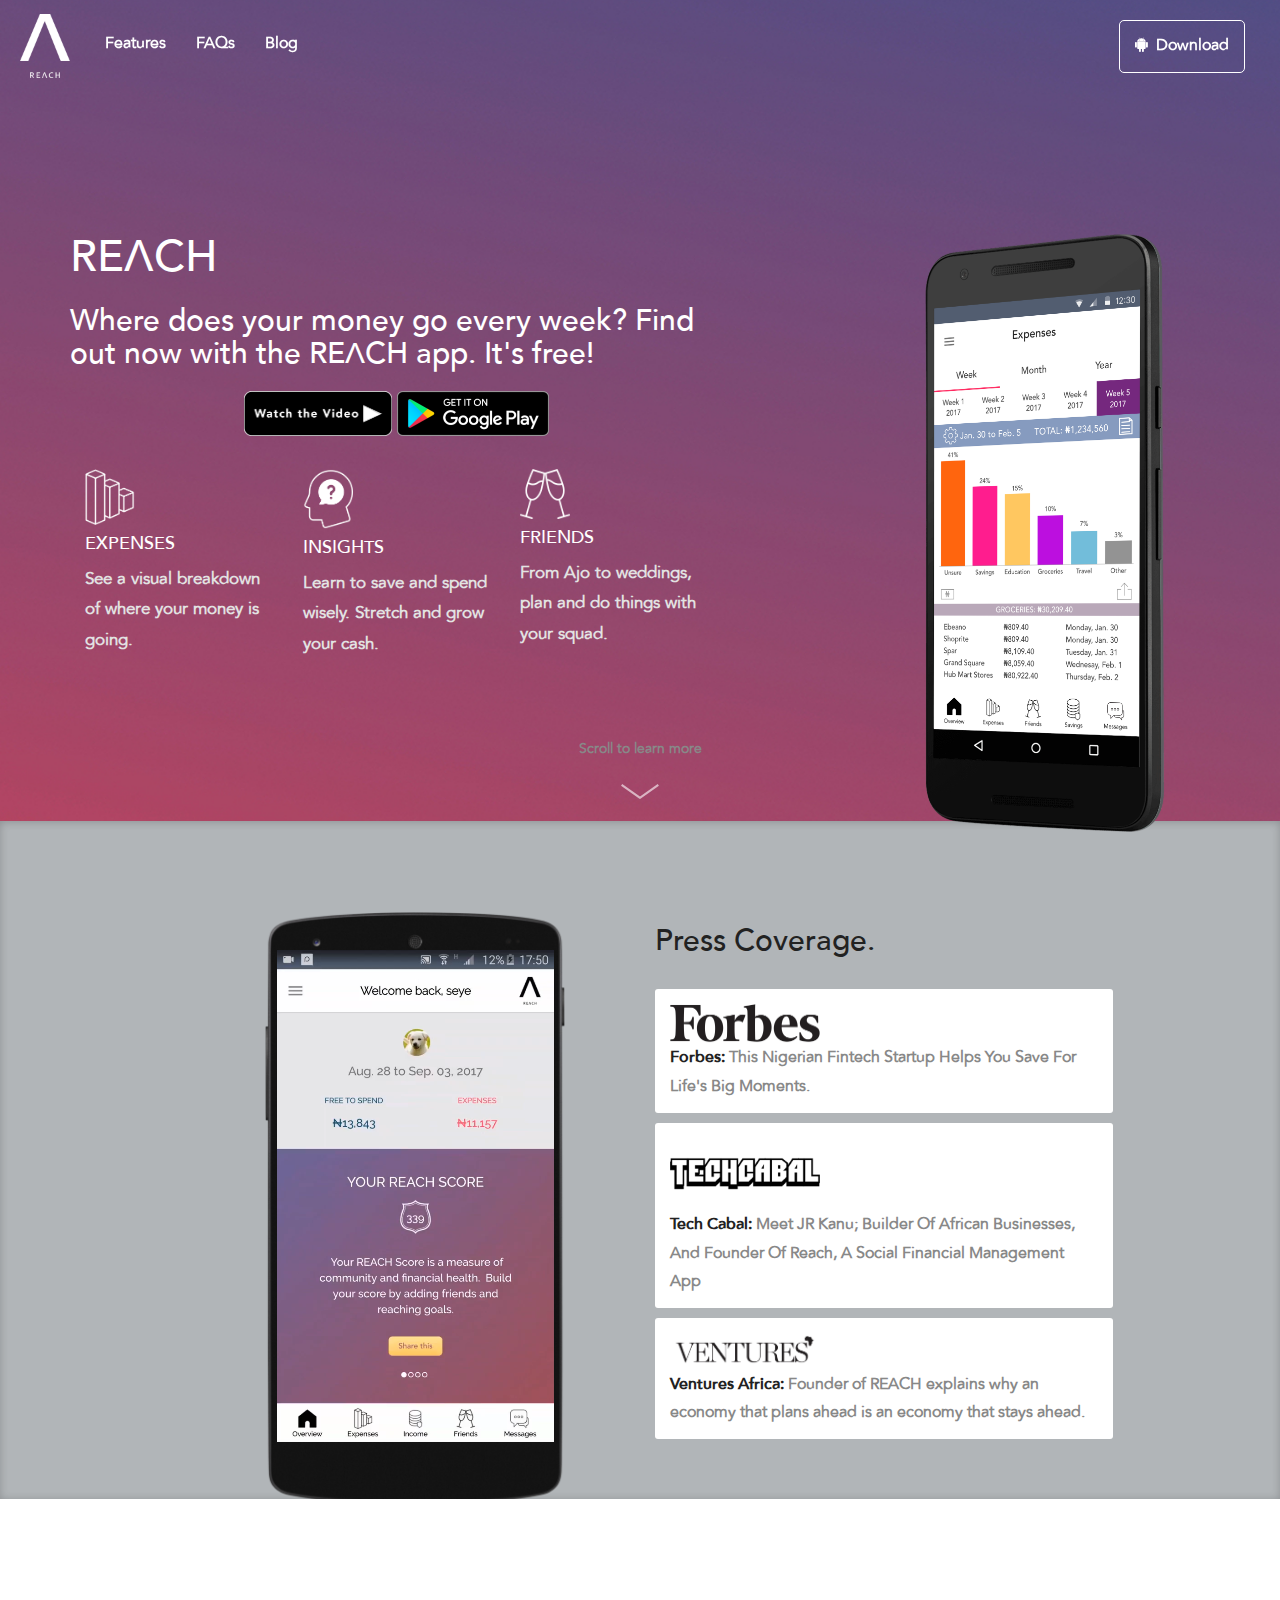
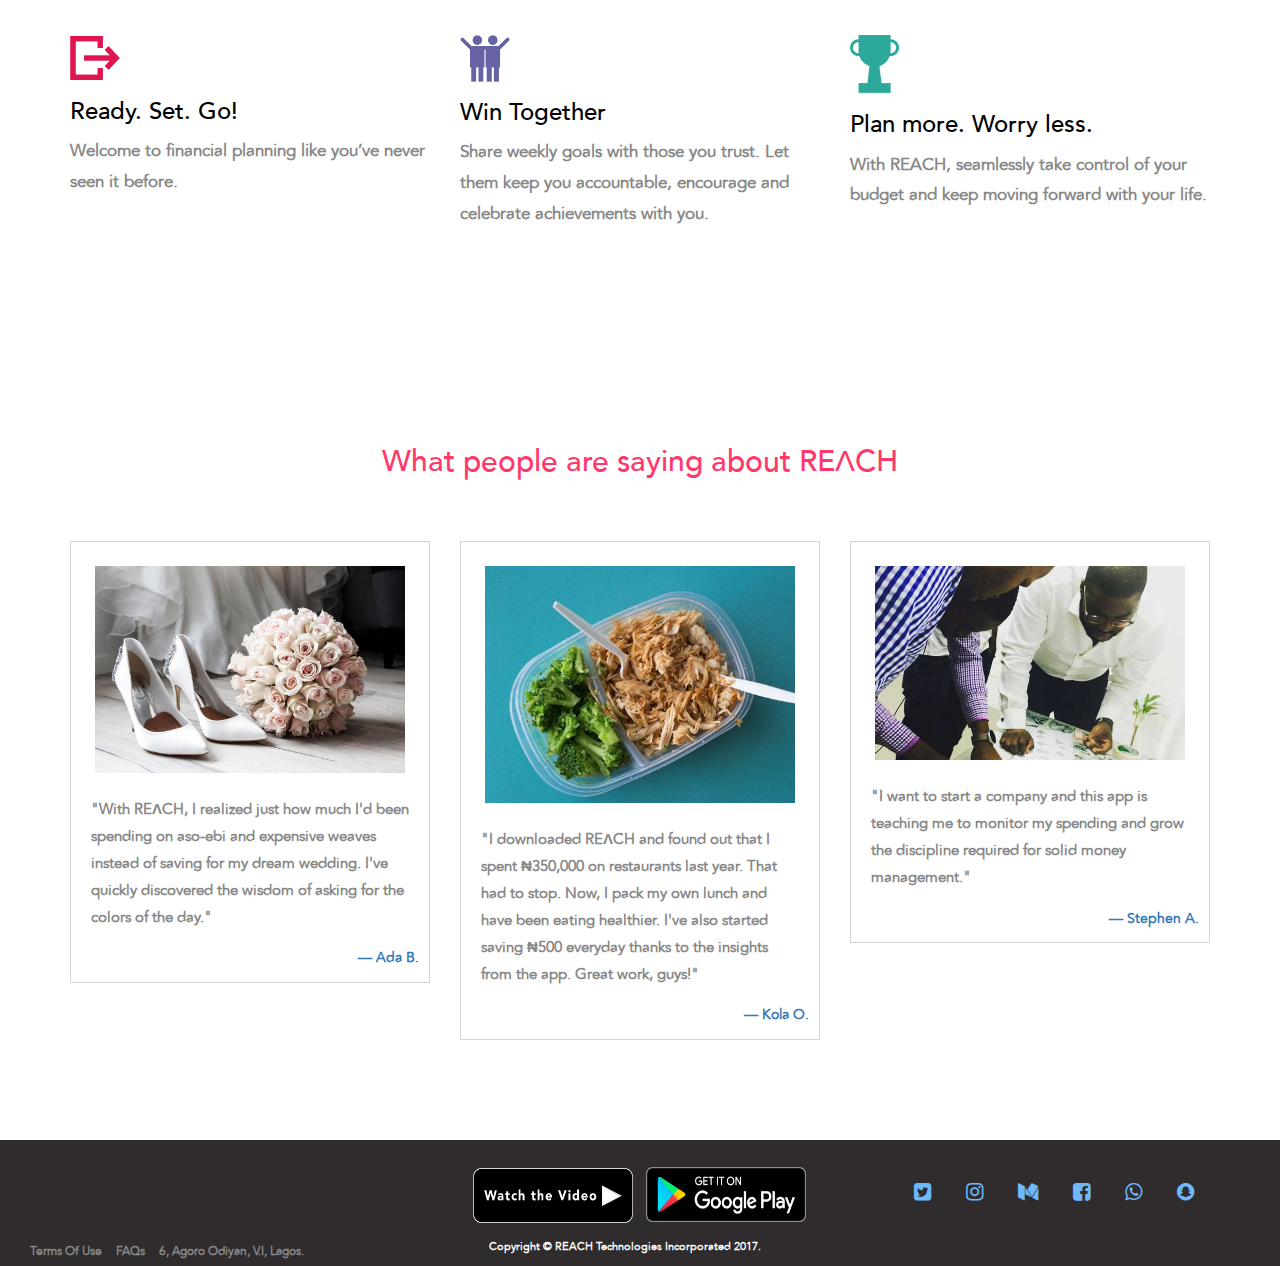
<file: index.html>
<!DOCTYPE html>
<html lang="en">

<head>
  <meta charset="utf-8">
  <meta http-equiv="X-UA-Compatible" content="IE=edge">
  <meta name="viewport" content="width=device-width, initial-scale=1">
  <meta name="description" content="REΛCH is an app that tracks and automatically categorizes income and expenses to enable you make intelligent money choices.">
  <meta name="keywords" content="fintech , savings , reach , reach technologies, expense tracker, What is reach, Best fintech company in nigeria, how to track your expenses, smart money, what app can help me save,
  budget, tips, money, tips on saaving, tips on spending, track, hot to spend wisely, finance, lagos, accra,  how to save, how to spend wisely">
  <meta name="author" content="JR Kanu">
  <title>REΛCH - Track your expenses and save money</title>
  <link href="css/bootstrap.min.css" rel="stylesheet">
  <link href="css/style.css" rel="stylesheet">
  
  <link href="font-awesome/css/font-awesome.min.css" rel="stylesheet" type="text/css">
  <link rel="icon" type="image/png" href="favicon-32x32.png" sizes="32x32" />
  <link rel="icon" type="image/png" href="favicon-16x16.png" sizes="16x16" />
  <!-- HTML5 Shim and Respond.js IE8 support of HTML5 elements and media queries -->
  <!-- WARNING: Respond.js doesn't work if you view the page via file:// -->
  <!--[if lt IE 9]>
        <script src="https://oss.maxcdn.com/libs/html5shiv/3.7.0/html5shiv.js"></script>
        <script src="https://oss.maxcdn.com/libs/respond.js/1.4.2/respond.min.js"></script>
    <![endif]-->
</head>

<body>
  <nav class="navbar navbar-fixed-top nav-transparent" id="myTopnav" role="navigation" style="border:none;">
            <div class="container-fluid">
               <div class="navbar-header">
                   <button type="button" class="navbar-toggle" data-toggle="collapse" data-target="#myNavbar">
                     <span class="sr-only">Toggle navigation</span>
                     <span class="icon-bar"></span>
                     <span class="icon-bar"></span>
                     <span class="icon-bar"></span>
                  </button>

                   <a class="navbar-brand topnav" href="index.html"><img src="img/logo.png" width="50"></a>
               </div>
            <div class="collapse navbar-collapse" id="myNavbar">
                <ul class="nav navbar-nav">


                    <li class="menu"><a href="features.html" >Features</a></li>
                    <li class="menu"><a href="faqs.html">FAQs</a></li>
                    <li class="menu"><a href="https://medium.com/the-reach-chronicles" target="_blank" >Blog</a></li>



       </ul>

       <ul class="nav navbar-nav navbar-right">

         <li class=""><a href="https://play.google.com/store/apps/details?id=com.findreach.android" target="_blank" class="dload"><i class="fa fa-android"></i> &nbsp;Download</a></li>
       </ul>

                </div>
            </div>

        </nav>

  <div class="intro-header col-xs-12">


    <div class="container">
      <div class="row">
        <div class="col-lg-7 col-md-7 col-sm-8">
          <div class="intro-message">
            <h1>REΛCH</h1>
            <h2>Where does your money go every week? Find out now with the REΛCH app. It's free!</h2>
            <div id="container" class="row down-arrow text-center home-icons">
              <a href="#" data-toggle="modal" data-target="#videoModal"><img src="img/youtube2.png" height="45"></a>
            <a href="https://play.google.com/store/apps/details?id=com.findreach.android" target="_blank" >
                <img src="img/playstore.png" height="45">
              </a>

            </div>

            <div class="abs-phone-sm visible-xs"><img src="img/android-mobile.png" width="80%"></div>
			<div class="intro-tab">
                <div class="col-lg-4">
                  <img src="img/expenses.png" width="50">
                    <h4>EXPENSES</h4>
                    <p>See a visual breakdown of where your money is going.</p>
                </div>
                <div class="col-lg-4">
                  <img src="img/fact.png" width="50">
                  <h4>INSIGHTS</h4>
                  <p>Learn to save and spend wisely. Stretch and grow your cash.</p>
                </div>
                <div class="col-lg-4">
                  <img src="img/community.png" width="50">
                  <h4>FRIENDS</h4>
                  <p>From Ajo to weddings, plan and do things with your squad.</p>
                </div>
            <div class="row">
              <div class="col-md-12">
                <p class="text-left"></p>
              </div>
            </div>
			</div>
          </div>
        </div>
        <div class="col-lg-5 col-md-5 col-sm-4">
          <div class="abs-phone hidden-xs"><img src="img/android-trans3.png"></div>
        </div>
      </div>
      <div class="scroll-t row down-arrow text-center visible-md visible-lg">
        <div class="col-md-12">
          <p><small>Scroll to learn more</small></p>
          <div id="arrow">
            <a data-scroll href="#press">
              <svg version="1.1" class="arrow-icon" id="Layer_1" xmlns="http://www.w3.org/2000/svg" xmlns:xlink="http://www.w3.org/1999/xlink" x="0px" y="0px" viewBox="-279 386 53 21" style="enable-background:new -279 386 53 21;" xml:space="preserve">
                <polygon id="SVGID_3_" class="st0" fill="#fff" points="-252.5,403.3 -277.3,386 -279,388.5 -252.8,406.8 -252.5,406.4 -252.3,406.8 -226.1,388.5 -227.8,386 "></polygon>
              </svg>
            </a>
          </div>
        </div>
      </div>
    </div>
    <!-- /.container -->
  </div>
  <!-- /.intro-header -->
  <!-- Page Content -->

  <div id="press" class="banner">
    <div class="container">
      <div class="row">
        <div class="col-lg-4 col-lg-offset-2 col-md-4 col-sm-5">
          <div class="abs-phone-2 bounce">
		  
		  <img src="img/phone.png">
		  <video autoplay loop class="hidden-xs"> 
                
                              <source src="2.mp4" type="video/mp4">
                            </video></div>
        </div>
        <div class="col-lg-5 col-md-8 col-sm-7">
          <div class="s-wrap">
            <h2>Press Coverage.</h2>
            <div class="s-box">
              <a href="https://www.forbes.com/sites/mfonobongnsehe/2016/09/26/this-nigerian-fintech-startup-helps-you-save-for-lifes-big-moments/#2a4528522667" target="_blank">
              <img src="img/forbes.png" width="150">
              <p><strong>Forbes:</strong> This Nigerian Fintech Startup Helps You Save For Life's Big Moments.</p>
              </a>
            </div>
            <div class="s-box">
              <a href="http://techcabal.com/2016/09/02/jr-kanu-reach-feature/" target="_blank">
              <img src="img/techcabal.png" width="150">
              <p><strong>Tech Cabal:</strong> Meet JR Kanu; Builder Of African Businesses, And Founder Of Reach, A Social Financial Management App</p>
              </a>
            </div>
            <div class="s-box">
              <a href="https://www.facebook.com/VenturesAfrica/videos/1272730499487575/" target="_blank">
              <img src="img/ventures.jpg" width="150">
              <p><strong>Ventures Africa:</strong> Founder of REACH explains why an economy that plans ahead is an economy that stays ahead.</p>
              </a>
            </div>
          </div>
        </div>
      </div>
    </div>

  </div>
    <!-- /.container -->
   <div id="info" class="trio-text col-xs-12">
    <div class="container">
      <div class="row">
        <div class="col-lg-4">
          <img src="img/go.png" width="50">
          <h3>Ready. Set. Go!</h3>
          <p>Welcome to financial planning like you’ve never seen it before.</p>
        </div>
        <div class="col-lg-4">
          <img src="img/friends.png" width="50">
          <h3>Win Together</h3>
          <p>Share weekly goals with those you trust. Let them keep you accountable, encourage and celebrate achievements with you.</p>
        </div>
        <div class="col-lg-4">
          <img src="img/success.png" width="50">
          <h3>Plan more. Worry less.</h3>
          <p>With REACH, seamlessly take control of your budget and keep moving forward with your life.</p>
        </div>
      </div>
    </div>
    <!-- /.container -->
  </div>
  <div class="testimonials-wrap col-xs-12">
    <div class="container bootstrap snippet">
      <div class="row">
        <div class="col-md-12">
          <h2 class="text-center text-sec">What people are saying about REΛCH</h2>
          <br>
        </div>
        <div class="col-md-12">
          <div class="row testimonials">
            <div class="col-sm-4">
              <blockquote>
                <img src="img/wedding.jpeg" class="img-thumbnail">
                <p class="clients-words">"With REΛCH, I realized just how much I'd been spending on aso-ebi and expensive weaves instead of saving for my dream wedding. I've quickly discovered the wisdom of asking for the colors of the day."</p>
                <span class="clients-name text-primary">— Ada B.</span>

              </blockquote>
            </div>
            <div class="col-sm-4">
              <blockquote>
                <img src="img/food.jpg" class="img-thumbnail">
                <p class="clients-words">"I downloaded REΛCH and found out that I spent ₦350,000 on restaurants last year. That had to stop. Now, I pack my own lunch and have been eating healthier. I've also started saving ₦500 everyday thanks to the insights from the app. Great work, guys!"</p>
                <span class="clients-name text-primary">— Kola O.</span>

                </blockquote>
            </div>
            <div class="col-sm-4">
              <blockquote>
                <img src="img/ts3.jpg" class="img-thumbnail">
                <p class="clients-words">"I want to start a company and this app is teaching me to monitor my spending and grow the discipline required for solid money management."</p>
                <span class="clients-name text-primary">— Stephen A.</span>

              </blockquote>
            </div>
          </div>
          <!--/.row-->
        </div>
        <!--/.col-->
      </div>
      <!--/.row-->
    </div>
  </div>



<footer class="col-xs-12">
  <div class="col-md-4 col-sm-2">


  </div>
  <div class="col-md-4 text-center" style="margin-bottom:15px;">
    <a href="#" class="part-1 point" data-toggle="modal" data-target="#videoModal"><img src="img/youtube2.png" height="55">
    </a>
    <a class="part-2 point" href="https://play.google.com/store/apps/details?id=com.findreach.android" target="_blank" >
        <img src="img/playstore.png" height="55"></a>
  </div>
  <div class="col-md-4">
    <ul class="list-inline social">
      <li>
        <a href="http://twitter.com/findreach" target="_blank"><i class="fa fa-twitter-square"></i> <!--Twitter--></a>
      </li>
      <li class="footer-menu-divider">&nbsp;</li>
      <li>
        <a href="http://instagram.com/findreach" target="_blank"><i class="fa fa-instagram"></i> <!--Instagram--></a>
      </li>
      <li class="footer-menu-divider">&nbsp;</li>
      <li>
        <a href="https://medium.com/the-reach-chronicles" target="_blank"><i class="fa fa-medium"></i> <!--Medium--></a>
       </li>
      <li class="footer-menu-divider">&nbsp;</li>
      
      <li>
        <a href="http://facebook.com/findreach" target="_blank"><i class="fa fa-facebook-square"></i> <!--Facebook--></a>
      </li>
      <li class="footer-menu-divider">&nbsp;</li>
      <li>
        <a href="https://api.whatsapp.com/send?phone=2349096456903"><i class="fa fa-whatsapp"></i> <!--WhatsApp--></a> </li>
      <li class="footer-menu-divider">&nbsp;</li>
      <li>
        <a href="http://snapchat.com/add/findreach"><i class="fa fa-snapchat"></i> <!--Snapchat--></a></li>
    </ul>
  </div>

  <div class="footer">
    <div class="col-sm-12 row">
    <div class="inline col-md-4 docs part col-xs-10">
        <!--<a class="part-1" target="_blank" href="https://www.google.com.ng/maps/place/6+Agoro+Odiyan+St,+Victoria+Island,+Lagos/@6.427364,3.4164686,17z/data=!3m1!4b1!4m5!3m4!1s0x103b8acd5b3c5ef5:0x2edea14c5ffda6fb!8m2!3d6.427364!4d3.4186573?hl=en"><i class="fa fa-home"></i>Address</a>-->
          <a class="part-1" href="terms.html"> Terms Of Use</a>
          <a class="part-1" href="faqs.html"> FAQs</a>
          <a href="#">6, Agoro Odiyan, V.I, Lagos.<a/>
    </div>

    <div class="inline col-md-4 text-center" style="font-size:0.9em; color:white">
      Copyright &copy; REACH Technologies Incorporated 2017.
    </div>

    <div class="col-md-4">
      </div>
    </div>
  </div>

</footer>

<!-- Modal -->
  <div class="modal fade" id="videoModal" tabindex="-1" role="dialog" aria-labelledby="videoModalLabel">
    <div class="modal-dialog" role="document">
      <div class="modal-content">
        <div class="modal-body">
          <iframe width="570" height="325" src="https://www.youtube.com/embed/JrFeBHRG74s" frameborder="0" allowfullscreen></iframe>
        </div>
        <div class="modal-footer">
          <button type="button" class="btn btn-primary" data-dismiss="modal">Close Video</button>
        </div>
      </div>
    </div>
  </div>
  <script src="js/jquery.js"></script>
  <script src="js/bootstrap.min.js"></script>
  <script src="js/smooth-scroll.js"></script>
  <script src="js/NavScroll.js"></script>
  <script>
  smoothScroll.init({
    speed: 500,
    easing: 'easeInOutCubic',
    updateURL: false,
    offset: 0,
  });
  </script>
  <script>
  jQuery('#videoModal').on('hidden.bs.modal', function(e) {
    // do something...
    jQuery('#videoModal iframe').attr("src", jQuery("#videoModal  iframe").attr("src"));
  });
  </script>
  

</body>

</html>
</file>
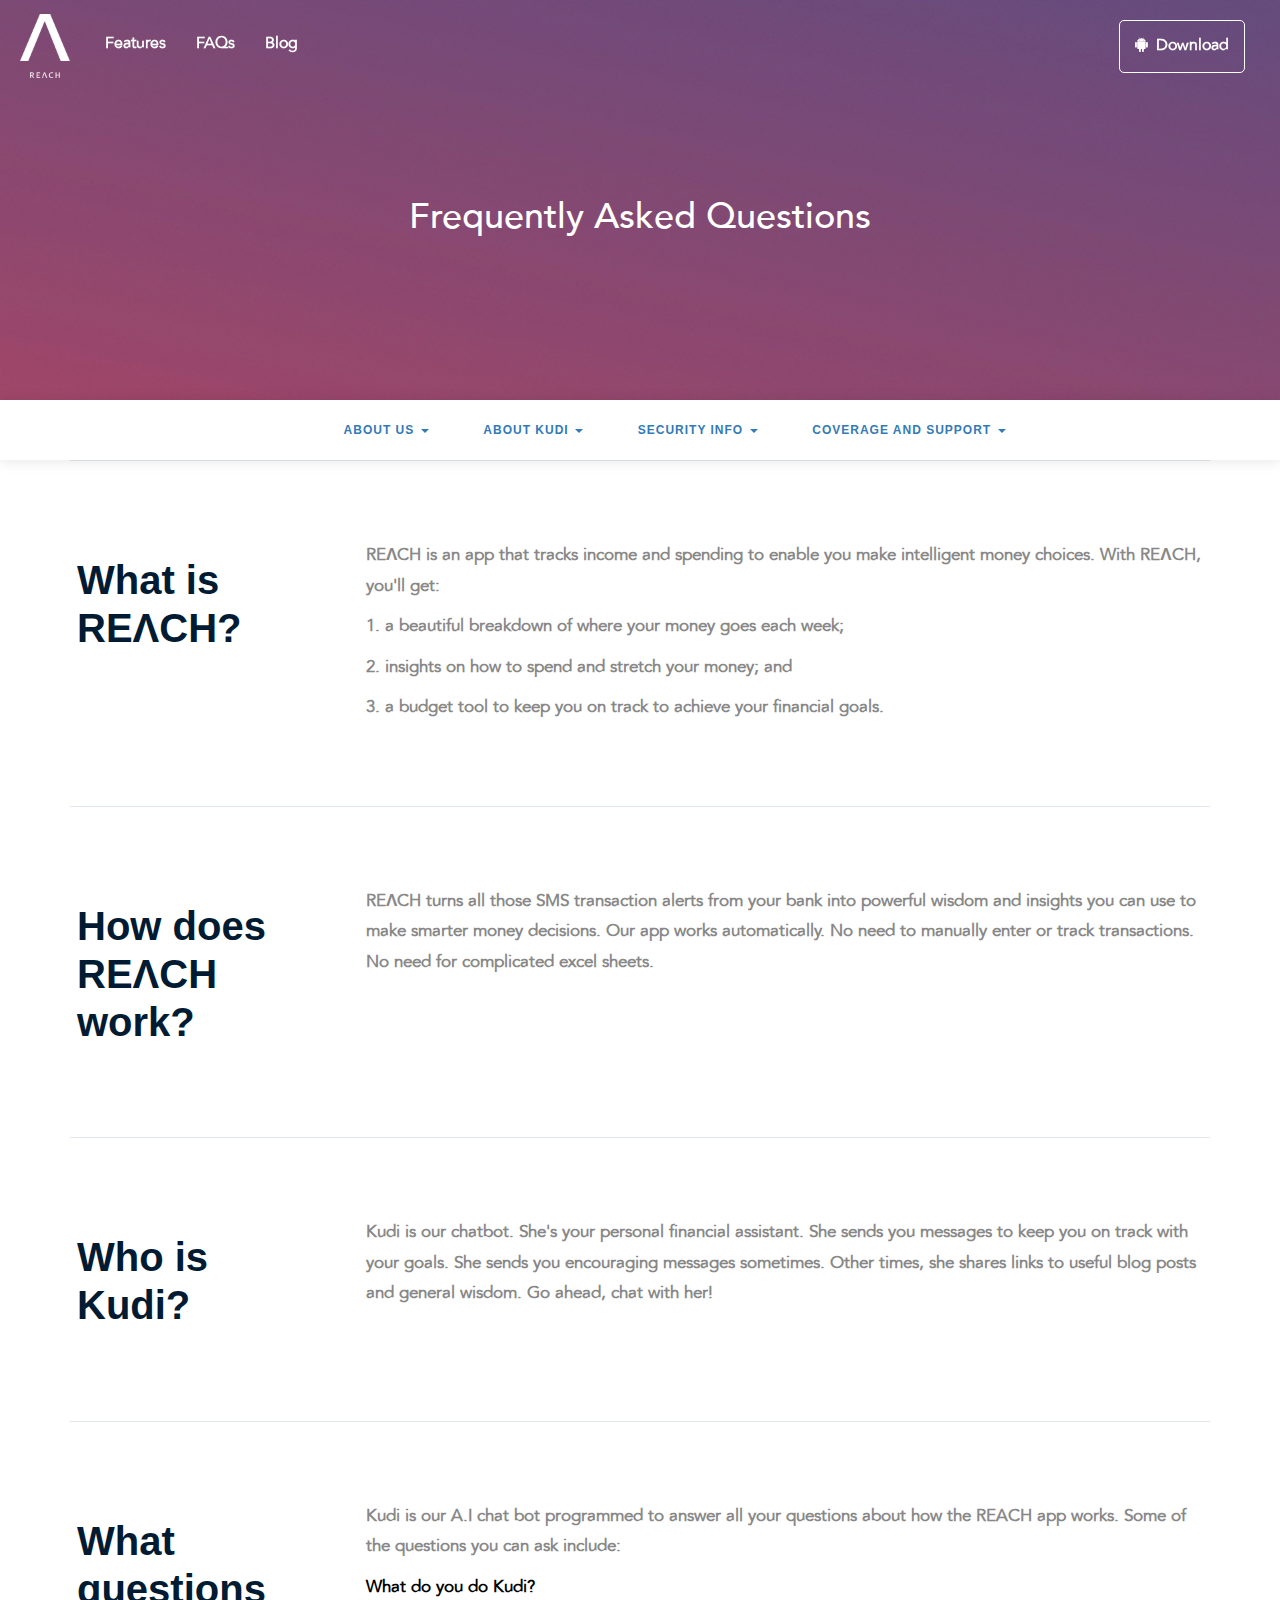
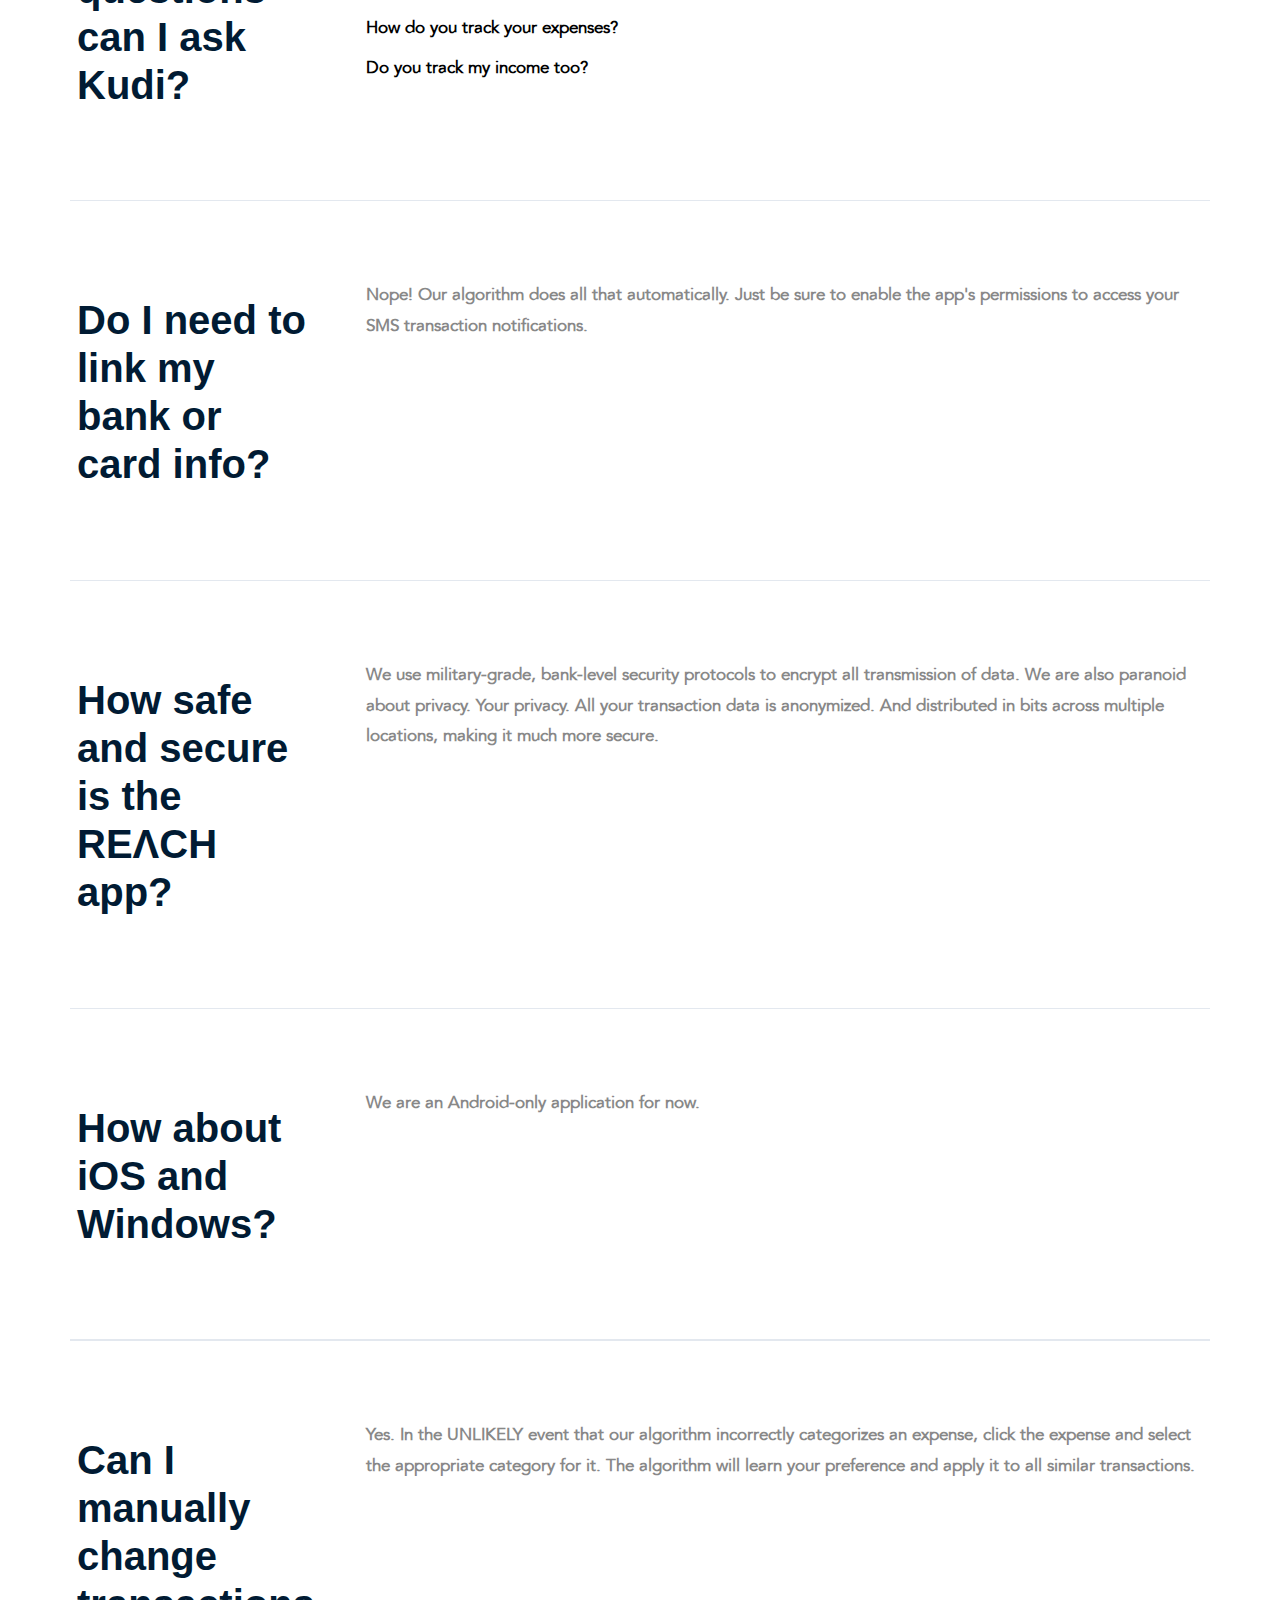
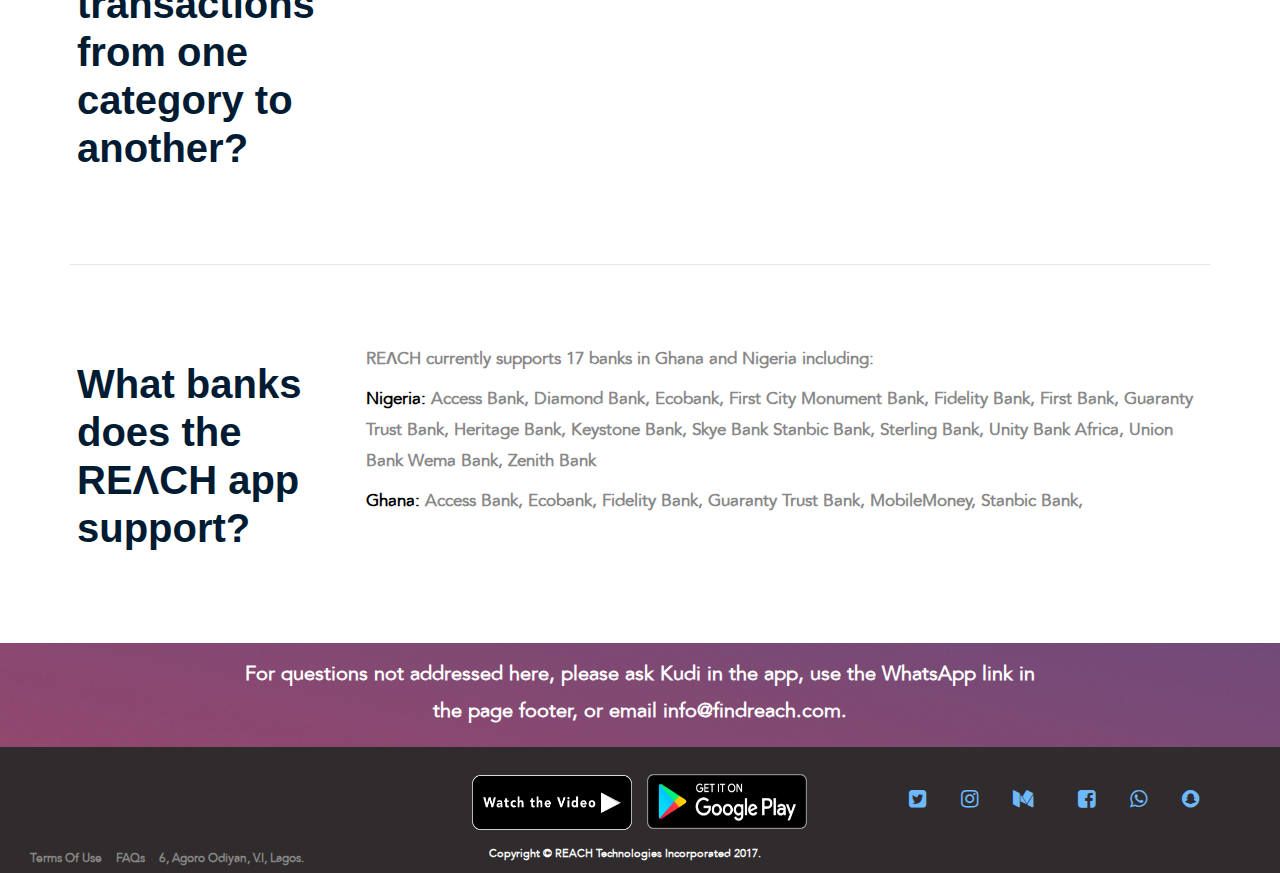
<file: faqs.html>
<!DOCTYPE html>
<html lang="en">

<head>
  <meta charset="utf-8">
  <meta http-equiv="X-UA-Compatible" content="IE=edge">
  <meta name="viewport" content="width=device-width, initial-scale=1">
  <meta name="description" content="Reach is a fintech app availabe on android platform that helps you track and categorise your expenses.">
  <meta name="keywords" content="faqs, kudi, reach technologies, fintect, Expense tracker, Who is kudi, what is reach, what operating system does reach work on">
  <meta name="author" content="JR Kanu">
  <title>REΛCH - Track your expenses and save money</title>
  <link href="css/bootstrap.min.css" rel="stylesheet">
  <link href="css/style.css" rel="stylesheet">

  <link href="font-awesome/css/font-awesome.min.css" rel="stylesheet" type="text/css">
  <link rel="icon" type="image/png" href="favicon-32x32.png" sizes="32x32" />
  <link rel="icon" type="image/png" href="favicon-16x16.png" sizes="16x16" />
  <!-- HTML5 Shim and Respond.js IE8 support of HTML5 elements and media queries -->
  <!-- WARNING: Respond.js doesn't work if you view the page via file:// -->
  <!--[if lt IE 9]>
        <script src="https://oss.maxcdn.com/libs/html5shiv/3.7.0/html5shiv.js"></script>
        <script src="https://oss.maxcdn.com/libs/respond.js/1.4.2/respond.min.js"></script>
    <![endif]-->
</head>

<body>
  <nav class="navbar navbar-fixed-top nav-transparent" id="myTopnav" role="navigation" style="border:none;">
            <div class="container-fluid">
               <div class="navbar-header">
                   <button type="button" class="navbar-toggle" data-toggle="collapse" data-target="#myNavbar">
                     <span class="sr-only">Toggle navigation</span>
                     <span class="icon-bar"></span>
                     <span class="icon-bar"></span>
                     <span class="icon-bar"></span>
                  </button>

                   <a class="navbar-brand topnav" href="index.html"><img src="img/logo.png" width="50"></a>
               </div>
            <div class="collapse navbar-collapse" id="myNavbar">
                <ul class="nav navbar-nav">


                    <li class="menu"><a href="features.html" >Features</a></li>
                    <li class="menu"><a href="faqs.html">FAQs</a></li>
                    <li class="menu"><a href="https://medium.com/the-reach-chronicles" target="_blank" >Blog</a></li>



       </ul>

       <ul class="nav navbar-nav navbar-right">

         <li class=""><a href="https://play.google.com/store/apps/details?id=com.findreach.android" target="_blank" class="dload"><i class="fa fa-android"></i> &nbsp;Download</a></li>
       </ul>

                </div>
            </div>

        </nav>
	<div class="FAQ-header col-xs-12">

		<div class="f-header">
		<h1 class="text-center" style="color:white">Frequently Asked Questions</h1>
  </div>
	</div>



  	<section class="faq-nav col-xs-12" id="terms-nav">
          <div class="container">
              <div class="grid">
                  <div class="grid__column">
                      <ul class="terms-nav-menu faqss">

  						<li class="dropdown terms-nav-menu__item">
  							<a class="dropdown-toggle" data-toggle="dropdown" href="#">About us
  								<span class="caret"></span>
  							</a>

  							<ul class="dropdown-menu">
  								<li>
  									<a href="#what-is-reach">What is REACH?</a>
  								</li>
  								<li>
  								<a href="#reach-work">How does REACH work?</a>
  								</li>
  							</ul>
  						</li>
  						<li class="dropdown terms-nav-menu__item">
  							<a class="dropdown-toggle" data-toggle="dropdown" href="#">About Kudi
  								<span class="caret"></span>
  							</a>

  							<ul class="dropdown-menu">
  								<li>
  									<a href="#who-is-kudi">Who is Kudi?</a>
  								</li>
  								<li>
  								<a href="#kudi-q">Questions to ask Kudi</a>
  								</li>
  							</ul>
  						</li>
  						<li class="dropdown terms-nav-menu__item">
  							<a class="dropdown-toggle" data-toggle="dropdown" href="#">Security Info
  								<span class="caret"></span>
  							</a>

  							<ul class="dropdown-menu">
  								<li>
  									<a href="#card">Card and Bank details</a>
  								</li>
  								<li>
  								<a href="#safe">Safety and Security</a>
  								</li>

  							</ul>
  						</li>

  						<li class="dropdown terms-nav-menu__item">
  							<a class="dropdown-toggle" data-toggle="dropdown" href="#">Coverage and support
                  <span class="caret"></span>
  							</a>
                <ul class="dropdown-menu">
                  <li>
                    <a href="#os">What OS does REACH work on?</a>
                  </li>
                  <li>
                    <a href="#support">What country is REACH functional in?</a>
                  </li>
  							</ul>
  						</li>


                      </ul>
                  </div>
              </div>
          </div>
      </section>

    <section class="col-xs-12">
          <div class="container">
              <div class="terms-section__divider"></div>
          </div>
      </section>

  <section class="terms-section col-xs-12" id="what-is-reach">
        <div class="container">
            <div class="grid grid--with-gutters">

                    <div class="terms-section-header col-md-3">
                        <h2 class="terms-section-header__heavy-title">What is REΛCH?</h2>
                    </div>


                    <div class="q-answer col-md-9">

                        <p>
                        REΛCH is an app that tracks income and spending to enable you make intelligent money choices. With REΛCH, you'll get: </p>
                        	<p>1. a beautiful breakdown of where your money goes each week;</p>
                        	<p>2. insights on how to spend and stretch your money; and </p>
                        	<p>3. a budget tool to keep you on track to achieve your financial goals.</p>
            			</p>
                    </div>

            </div>
        </div>
    </section>
    <section  class="col-xs-12">
          <div class="container">
              <div class="terms-section__divider"></div>
          </div>
      </section>

      <section class="terms-section col-xs-12" id="reach-work">
            <div class="container">
                <div class="grid grid--with-gutters">

                        <div class="terms-section-header col-md-3">
                            <h2 class="terms-section-header__heavy-title">How does REΛCH work?</h2>
                        </div>


                        <div class="q-answer col-md-9">
                            <p>REΛCH turns all those SMS transaction alerts from your bank into powerful wisdom and insights you can use to make smarter money decisions. Our app works automatically. No need to manually enter or track transactions. No need for complicated excel sheets.
                			</p>
                        </div>

                </div>
            </div>
        </section>




            <section  class="col-xs-12">
                  <div class="container">
                      <div class="terms-section__divider"></div>
                  </div>
              </section>


    <section class="terms-section col-xs-12" id="who-is-kudi">
          <div class="container">
              <div class="grid grid--with-gutters">

                      <div class="terms-section-header col-md-3">
                          <h2 class="terms-section-header__heavy-title">Who is Kudi?</h2>
                      </div>


                      <div class="q-answer col-md-9">

                          <p>
              Kudi is our chatbot. She's your personal financial assistant. She sends you messages to keep you on track with your goals. She sends you encouraging messages sometimes. Other times, she shares links to useful blog posts and general wisdom. Go ahead, chat with her!
              </p>
                      </div>

              </div>
          </div>
      </section>

                  <section class="col-xs-12">
                        <div class="container">
                            <div class="terms-section__divider"></div>
                        </div>
                    </section>


      <section class="terms-section col-xs-12" id="kudi-q">
            <div class="container">
                <div class="grid grid--with-gutters">

                        <div class="terms-section-header col-md-3">
                            <h2 class="terms-section-header__heavy-title">What questions can I ask Kudi?</h2>
                        </div>


                        <div class="q-answer col-md-9">

                            <p>
                Kudi is our A.I chat bot programmed to answer all your questions about how the REACH app works. Some of the questions
                you can ask include:
                </p>
                <p style="color:black">What do you do Kudi?</p>
                <p style="color:black">How do you track your expenses?</p>
                <p style="color:black">Do you track my income too?</p>

                        </div>

                </div>
            </div>
        </section>


      <section  class="col-xs-12">
            <div class="container">
                <div class="terms-section__divider"></div>
            </div>
        </section>


        <section class="terms-section col-xs-12" id="card">
              <div class="container">
                  <div class="grid grid--with-gutters">

                          <div class="terms-section-header col-md-3">
                              <h2 class="terms-section-header__heavy-title">Do I need to link my bank or card info?</h2>
                          </div>


                          <div class="q-answer col-md-9">

                              <p> Nope! Our algorithm does all that automatically. Just be sure to enable the app's permissions to access your SMS transaction notifications.
                  </p>
                          </div>

                  </div>
              </div>
          </section>

          <section  class="col-xs-12">
                <div class="container">
                    <div class="terms-section__divider"></div>
                </div>
            </section>

          <section class="terms-section col-xs-12" id="safe">
                <div class="container">
                    <div class="grid grid--with-gutters">

                            <div class="terms-section-header col-md-3">
                                <h2 class="terms-section-header__heavy-title">How safe and secure is the REΛCH app?</h2>
                            </div>


                            <div class="q-answer col-md-9">

                                <p>
                                  We use military-grade, bank-level security protocols to encrypt all transmission of data. We are also paranoid about privacy. Your privacy. All your transaction data is anonymized. And distributed in bits across multiple locations, making it much more secure.
                   			 	</p>
                            </div>

                    </div>
                </div>
            </section>


                <section  class="col-xs-12">
                      <div class="container">
                          <div class="terms-section__divider"></div>
                      </div>
                  </section>

            <section class="terms-section col-xs-12" id="os">
                  <div class="container">
                      <div class="grid grid--with-gutters">

                              <div class="terms-section-header col-md-3">
                                  <h2 class="terms-section-header__heavy-title">How about iOS and Windows?</h2>
                              </div>


                              <div class="q-answer col-md-9">

                                  <p>
                                    We are an Android-only application for now. 
                      </p>
                              </div>

                      </div>
                  </div>
              </section>

              <section class="col-xs-12">
                    <div class="container">
                        <div class="terms-section__divider"></div>
                    </div>
                </section>

                <section class="col-xs-12">
                      <div class="container">
                          <div class="terms-section__divider"></div>
                      </div>
                  </section>

                <section class="terms-section col-xs-12" id="change">
                      <div class="container">
                          <div class="grid grid--with-gutters">

                                  <div class="terms-section-header col-md-3">
                                      <h2 class="terms-section-header__heavy-title">Can I manually change transactions from one category to another?</h2>
                                  </div>


                                  <div class="q-answer col-md-9">

                                      <p>
                                        Yes. In the UNLIKELY event that our algorithm incorrectly categorizes an expense, click the expense and select the appropriate category for it. The algorithm will learn your preference and apply it to all similar transactions. 
                          </p>
                                  </div>

                          </div>
                      </div>
                  </section>

                  <section class="col-xs-12">
                        <div class="container">
                            <div class="terms-section__divider"></div>
                        </div>
                    </section>


                  <section class="terms-section col-xs-12" id="support">
                        <div class="container">
                            <div class="grid grid--with-gutters">

                                    <div class="terms-section-header col-md-3">
                                        <h2 class="terms-section-header__heavy-title">What banks does the REΛCH app support?</h2>
                                    </div>


                                    <div class="q-answer col-md-9">

                                        <p>
                                          REΛCH currently supports 17 banks in Ghana and Nigeria including:
              </p><p><span style="color:black">Nigeria:</span> Access Bank, Diamond Bank, Ecobank, First City Monument Bank, Fidelity Bank,
              First Bank, Guaranty Trust Bank, Heritage Bank, Keystone Bank, Skye Bank
              Stanbic Bank, Sterling Bank, Unity Bank Africa, Union Bank
              Wema Bank, Zenith Bank

            </p><p><span style="color:black">Ghana:</span>

               Access Bank, Ecobank, Fidelity Bank, Guaranty Trust Bank, MobileMoney, Stanbic Bank,
              </p>

              
                                    </div>

                            </div>
                        </div>
                    </section>
</div>
	<div class="roundup col-md-12 col-xs-12">
		<p class="col-md-8 col-md-offset-2" style="color:white">For questions not addressed here, please ask Kudi in the app, use the WhatsApp link in the page footer, or email info@findreach.com. </p>
	</div>




    <footer style="margin-top:-10px;" class="col-xs-12">
      <div class="col-md-4">


      </div>
      <div class="col-md-4 text-center" style="margin-bottom:15px;">
        <a href="#" class="part-1 point" data-toggle="modal" data-target="#videoModal"><img src="img/youtube2.png" height="55"></img></a>
        <a class="part-2 point" href="https://play.google.com/store/apps/details?id=com.findreach.android" target="_blank">
            <img src="img/playstore.png" height="55"></a>
      </div>
      <div class="col-md-4">
        <ul class="list-inline social">
          <li>
            <a href="http://twitter.com/findreach" target="_blank"><i class="fa fa-twitter-square"></i> <!--Twitter--></a>
          </li>
          <li class="footer-menu-divider">&nbsp;</li>
          <li>
            <a href="http://instagram.com/findreach" target="_blank"><i class="fa fa-instagram"></i> <!--Instagram--></a>
          </li>
          <li class="footer-menu-divider">&nbsp;</li>
          <li>
            <a href="https://medium.com/the-reach-chronicles" target="_blank"><i class="fa fa-medium"></i> <!--Medium--></a>
           </li>
          <li class="footer-menu-divider">&nbsp;</li>
          <li>
          <li>
            <a href="http://facebook.com/findreach" target="_blank"><i class="fa fa-facebook-square"></i> <!--Facebook--></a>
          </li>
          <li class="footer-menu-divider">&nbsp;</li>
          <li>
            <a href="https://api.whatsapp.com/send?phone=2349096456903"><i class="fa fa-whatsapp"></i> <!--WhatsApp--></a>            </li>
          <li class="footer-menu-divider">&nbsp;</li>
          <li>
            <a href="http://snapchat.com/add/findreach"><i class="fa fa-snapchat"></i> <!--Snapchat--></a>
           </li>
    </ul>
      </div>

      <div class="footer">
      <div class="col-sm-12 row">
        <div class="inline col-md-4 docs part col-xs-10">

              <a class="part-1" href="terms.html"> Terms Of Use</a>
              <a class="part-1" href="faqs.html"> FAQs</a>
              <a href="#">6, Agoro Odiyan, V.I, Lagos.<a/>
        </div>

        <div class="inline col-md-4 text-center" style="font-size:0.9em; color:white">
          Copyright &copy; REACH Technologies Incorporated 2017.
        </div>

        <div class="col-md-4">
          </div>
      </div>
    </div>

    </footer>






    <script>
    var myNav = document.getElementById('myTopnav');
window.onscroll = function () {
    "use strict";
    if (document.body.scrollTop >= 200 ) {
        myNav.classList.add("nav-colored");
        myNav.classList.remove("nav-transparent");
    }
    else {
        myNav.classList.add("nav-transparent");
        myNav.classList.remove("nav-colored");
    }
};
    </script>

    <!-- Modal -->
    <div class="modal fade" id="videoModal" tabindex="-1" role="dialog" aria-labelledby="videoModalLabel">
      <div class="modal-dialog" role="document">
        <div class="modal-content">
          <div class="modal-body">
            <iframe width="570" height="325" src="https://www.youtube.com/embed/JrFeBHRG74s" frameborder="0" allowfullscreen></iframe>
          </div>
          <div class="modal-footer">
            <button type="button" class="btn btn-primary" data-dismiss="modal">Close Video</button>
          </div>
        </div>
      </div>
    </div>
    <script src="js/jquery.js"></script>
    <script src="js/bootstrap.min.js"></script>
    <script src="js/smooth-scroll.js"></script>
    <script>
    smoothScroll.init({
      speed: 500,
      easing: 'easeInOutCubic',
      updateURL: false,
      offset: 0,
    });
    </script>
    <script>
    jQuery('#videoModal').on('hidden.bs.modal', function(e) {
      // do something...
      jQuery('#videoModal iframe').attr("src", jQuery("#videoModal  iframe").attr("src"));
    });
    </script>


    <script>
    var myNav = document.getElementById('myTopnav');
window.onscroll = function () {
    "use strict";
    if (document.body.scrollTop >= 200 ) {
        myNav.classList.add("nav-colored");
        myNav.classList.remove("nav-transparent");
    }
    else {
        myNav.classList.add("nav-transparent");
        myNav.classList.remove("nav-colored");
    }
};
    </script>

</body>
</html>
</file>
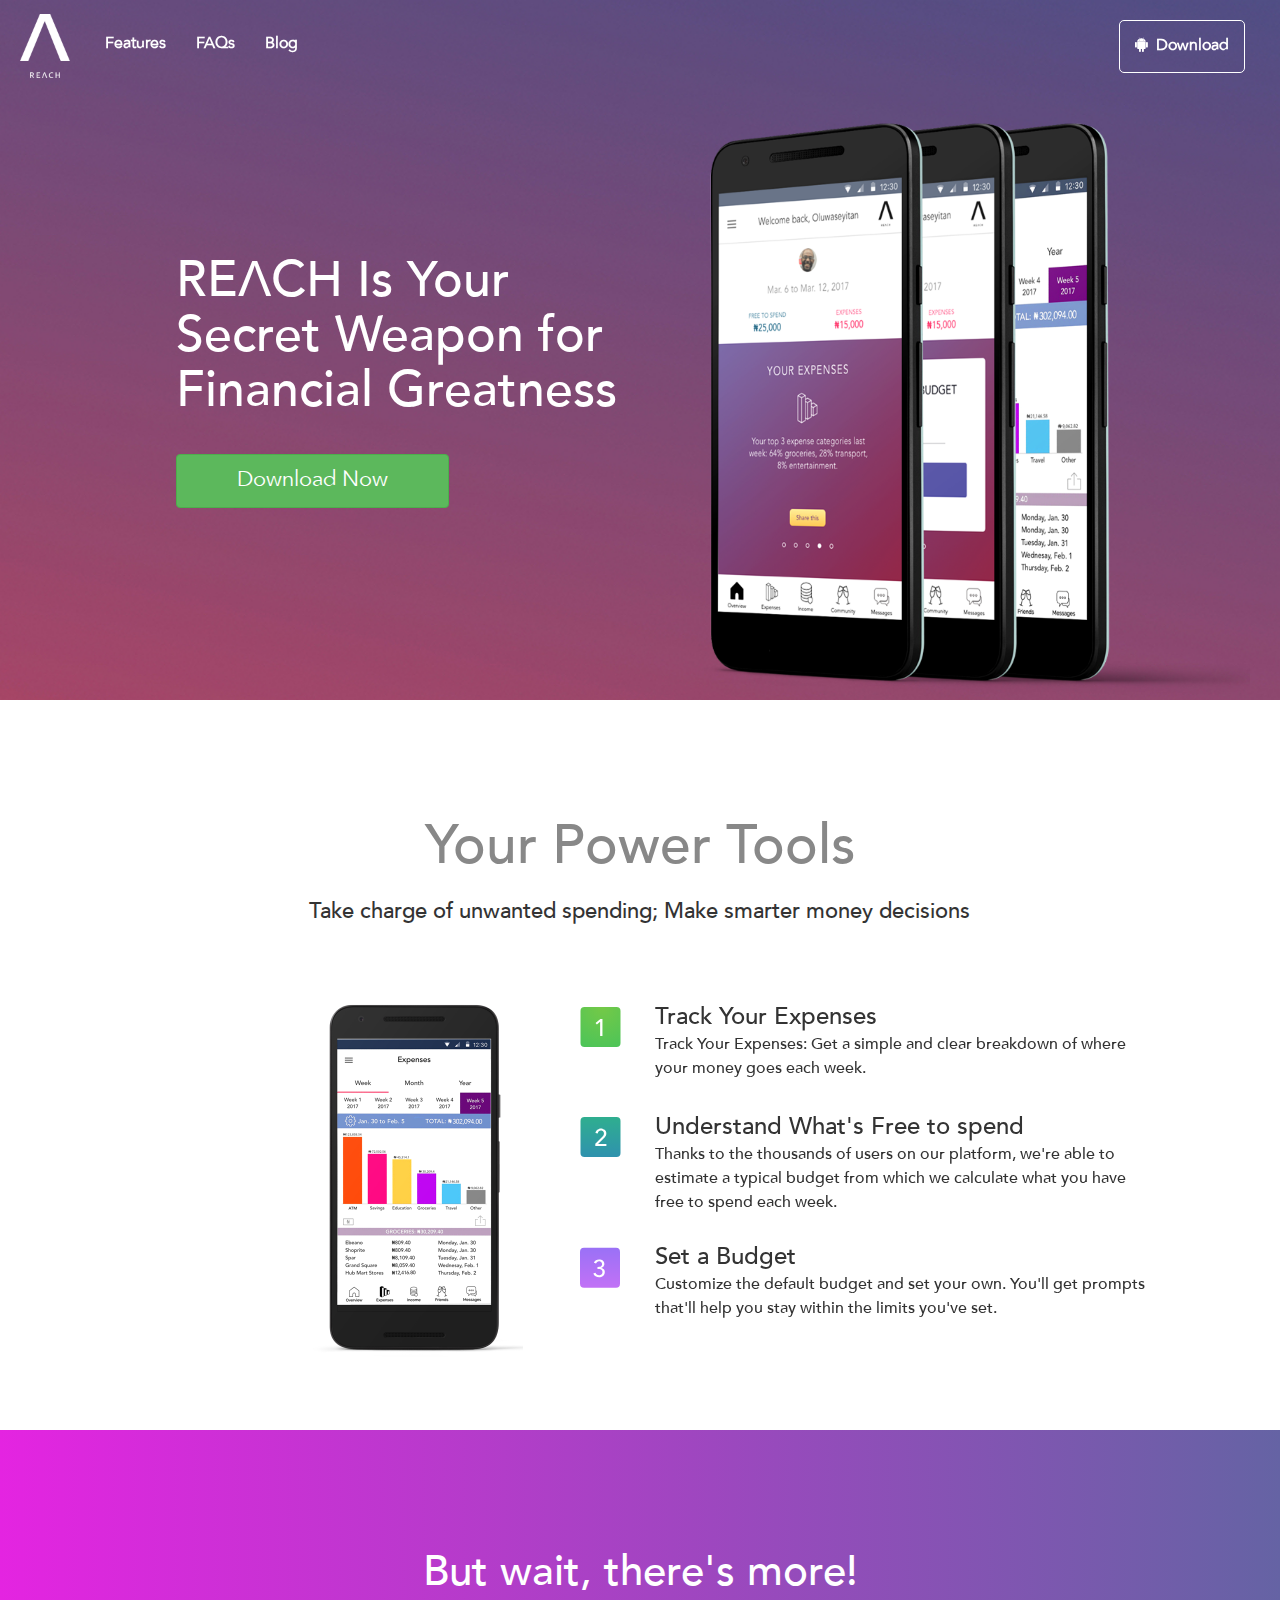
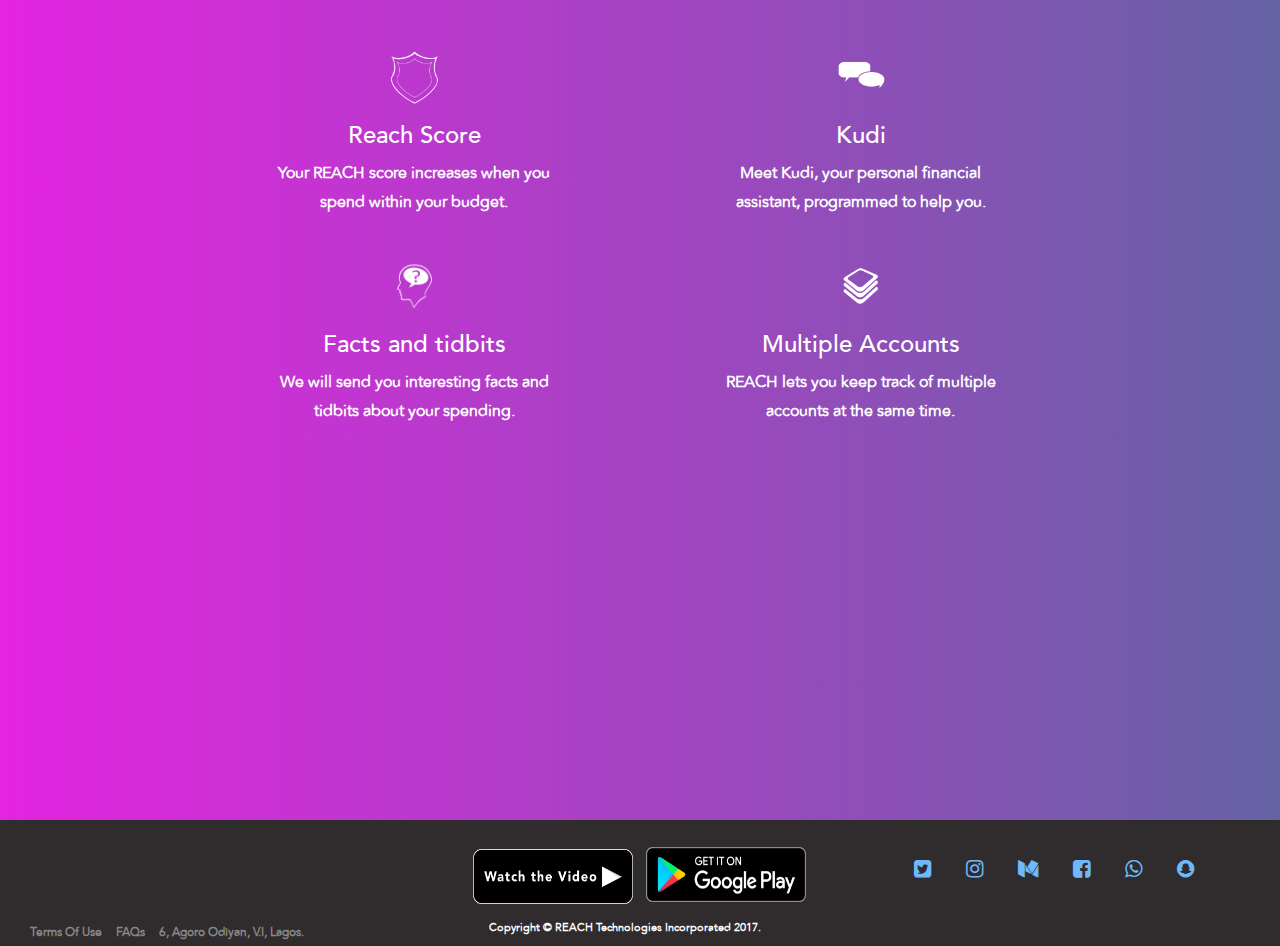
<file: features.html>
<html lang="en">

<head>
  <meta charset="utf-8">
  <meta http-equiv="X-UA-Compatible" content="IE=edge">
  <meta name="viewport" content="width=device-width, initial-scale=1">
  <meta name="description" content="Reach is a fintech app availabe on android platform that helps you track and categorise your expenses.">
  <meta name="keywords" content="fintech , savings , reach technologies, expense tracker, What is reach, Best fintech company in nigeria, how to track youer expenses, smart money, what app can help me save">
  <meta name="author" content="JR Kanu">
  <title>REΛCH - Track your expenses and save money</title>
  <link href="css/bootstrap.min.css" rel="stylesheet">

  <link href="css/feature-style.css" rel="stylesheet">
  <link href="font-awesome/css/font-awesome.min.css" rel="stylesheet" type="text/css">
  <link rel="icon" type="image/png" href="favicon-32x32.png" sizes="32x32" />
  <link rel="icon" type="image/png" href="favicon-16x16.png" sizes="16x16" />

  <!-- HTML5 Shim and Respond.js IE8 support of HTML5 elements and media queries -->
  <!-- WARNING: Respond.js doesn't work if you view the page via file:// -->
  <!--[if lt IE 9]>
        <script src="https://oss.maxcdn.com/libs/html5shiv/3.7.0/html5shiv.js"></script>
        <script src="https://oss.maxcdn.com/libs/respond.js/1.4.2/respond.min.js"></script>
    <![endif]-->
</head>

<body>

  <nav class="navbar navbar-fixed-top nav-transparent" id="myTopnav" role="navigation" style="border:none;">
            <div class="container-fluid">
               <div class="navbar-header">
                   <button type="button" class="navbar-toggle" data-toggle="collapse" data-target="#myNavbar">
                     <span class="sr-only">Toggle navigation</span>
                     <span class="icon-bar"></span>
                     <span class="icon-bar"></span>
                     <span class="icon-bar"></span>
                  </button>

                   <a class="navbar-brand topnav" href="index.html"><img src="img/logo.png" width="50"></a>
               </div>
            <div class="collapse navbar-collapse" id="myNavbar">
                <ul class="nav navbar-nav">


                    <li class="menu"><a href="features.html" >Features</a></li>
                    <li class="menu"><a href="faqs.html">FAQs</a></li>
                    <li class="menu"><a href="https://medium.com/the-reach-chronicles" target="_blank" >Blog</a></li>



       </ul>

       <ul class="nav navbar-nav navbar-right">

         <li class=""><a href="https://play.google.com/store/apps/details?id=com.findreach.android" target="_blank" class="dload"><i class="fa fa-android"></i> &nbsp;Download</a></li>
       </ul>

                </div>
            </div>

        </nav>

  <div class="first-section col-xs-12">
    <div class="this-header">
      <h1>REΛCH Is Your Secret Weapon for Financial Greatness
		
      </h1>
	  <a class="main-button btn btn-success" href="https://play.google.com/store/apps/details?id=com.findreach.android" target="_blank">Download Now</a>
    </div>
    


    <img class="android hidden-xs" src="img/three-phones.png"  width="560" height="600">
	<img class="mobile-phone text-center" src="img/phone.png">
  </div>

   <div class="second-section col-xs-12">
      <div class=" second-c col-md-8 col-md-offset-2">
        <h1>Your Power Tools</h1>
       <h2>Take charge of unwanted spending; Make smarter money decisions</h2>
      </div>



         <div id="steps" class="carousel slide" data-ride="carousel">

           <ol class="carousel-indicators steps-in">
               <li data-target="#steps" data-slide-to="0" class="active"></li>
               <li data-target="#steps" data-slide-to="1"></li>
               <li data-target="#steps" data-slide-to="2"></li>
           </ol>

            <div class="carousel-inner">
                <div class="item active text-center">
                  <div class="steps-small-text">
                    <div class="col-md-2 "><img src="img/icon-1.svg"></div>
                    <div class="col-md-10">
                      <h1 class="text-center">Track Your Expenses</h1>
                      <h2 class="text-center">Get a simple and clear breakdown of where your money goes each week.</h2>
                    </div>
                  </div>
                    <img  src="img/first.png">


                </div>
                <div class="item text-center">
                  <div class="steps-small-text">
                    <div class="col-md-2"><img src="img/icon-2.svg"></div>
                    <div class="col-md-10">
                      <h1>Free to Spend</h1>
                      <h2>Thanks to the thousands of users on our platform, we're able to estimate a typical budget from which we calculate what you have free to spend each week. </h2>
                    </div>
                  </div>
                    <img src="img/second.png">
                </div>
                <div class="item text-center">
                  <div class="steps-small-text">
                    <div class="col-md-2"><img src="img/icon-3.svg"></div>
                    <div class="col-md-10">
                      <h1>Set a Budget</h1>
                      <h2>Customize the default budget and set your own. You'll get prompts that'll help you stay within the limits you've set.</h2>
                    </div>
                  </div>
                    <img  src="img/third.png">

                </div>
				
            </div>

          </div>
          <div class="slider-text">
            <div>
              <div class="col-md-1"><a data-target="#steps" data-slide-to="0" class="click"><img src="img/icon-1.svg"></a></div>
              <div class="col-md-11" style="margin-top:-20px;">
                <h1 class="col-md-10">Track Your Expenses</h1>
                <h2 class="col-md-10">Track Your Expenses: Get a simple and clear breakdown of where your money goes each week.</h2>
              </div>
			  
            </div>
            <div style="padding-top:0px;">
              <div class="col-md-1"><a data-target="#steps" data-slide-to="1" class="click"><img src="img/icon-2.svg"></a></div>
              <div class="col-md-11" style="margin-top:-20px;">
                <h1 class="col-md-10">Understand What's Free to spend</h1>
                <h2 class="col-md-10">Thanks to the thousands of users on our platform, we're able to estimate a typical budget from which we calculate what you have free to spend each week.</h2>
              </div>
			  
            </div>
            <div style="padding-top:20px;">
              <div class="col-md-1"><a data-target="#steps" data-slide-to="2" class="click"><img src="img/icon-3.svg"></a></div>
              <div class="col-md-11"  style="margin-top:-20px;">
                <h1 class="col-md-10 col-sm-10">Set a Budget</h1>
                <h2 class="col-md-10 col-sm-10">Customize the default budget and set your own. You'll get prompts that'll help you stay within the limits you've set.</h2>
              </div>
			  
            </div>
			
          </div>



  </div>

  <div class="third-section col-xs-12">
      <div class="extra-features">
        <div class="Extra-f-header">
          <h1>But wait, there's more!</h1>
        </div>

        <div class="first-row col-md-12">
          <div class="col-md-3 even-more-features-left">
            <div class="text-center"><img src="img/score.png" width="55"></div>
            <h1 class="text-center extra-f-h1 ">Reach Score</h1>

            <p class="ppp">Your REACH score increases when you spend within your budget.</p>
          </div>
          <div class="col-md-3 even-more-features">
            <div class="text-center"><img src="img/kudi.png" width="55"></div>
            <h1 class="text-center extra-f-h1">Kudi</h1>
            <p class="ppp">Meet Kudi, your personal financial assistant, programmed to help you.</p>
          </div>
        </div>

        <div class="second-row col-md-12">
          <div class="col-md-3 even-more-features-left ">
            <div class="text-center"><img src="img/tidbits.png" width="55"></div>
            <h1 class="text-center extra-f-h1">Facts and tidbits</h1>

            <p class="ppp">We will send you interesting facts and tidbits about your spending.</p>
          </div>
          <div class="col-md-3 even-more-features">
            <div class="text-center"><img src="img/multi1w_720.png" width="55"></div>
            <h1 class="text-center extra-f-h1">Multiple Accounts</h1>
            <p class="ppp">REACH lets you keep track of multiple accounts at the same time.</p>

        </div>
      </div>

    </div>
  </div>




  <footer class="col-xs-12">
    <div class="col-md-4">


    </div>
    <div class="col-md-4 text-center" style="margin-bottom:15px;">
      <a href="#" class="part-1 point" data-toggle="modal" data-target="#videoModal">
        <img src="img/youtube2.png" height="55" >
      </a>
      <a class="part-2 point" href="https://play.google.com/store/apps/details?id=com.findreach.android" target="_blank" >
          <img src="img/playstore.png" height="55">
        </a>
    </div>
    <div class="col-md-4">
      <ul class="list-inline social">
        <li>
          <a href="http://twitter.com/findreach" target="_blank"><i class="fa fa-twitter-square"></i> <!--Twitter--></a>
        </li>
        <li class="footer-menu-divider">&nbsp;</li>
        <li>
          <a href="http://instagram.com/findreach" target="_blank"><i class="fa fa-instagram"></i> <!--Instagram--></a>
        </li>
        <li class="footer-menu-divider">&nbsp;</li>
        <li>
          <a href="https://medium.com/the-reach-chronicles" target="_blank"><i class="fa fa-medium"></i> <!--Medium--></a>
         </li>
        <li class="footer-menu-divider">&nbsp;</li>
        
        <li>
          <a href="http://facebook.com/findreach" target="_blank"><i class="fa fa-facebook-square"></i> <!--Facebook--></a>
        </li>
        <li class="footer-menu-divider">&nbsp;</li>
        <li>
          <a href="https://api.whatsapp.com/send?phone=2349096456903"><i class="fa fa-whatsapp"></i> <!--WhatsApp--></a>            </li>
        <li class="footer-menu-divider">&nbsp;</li>
        <li>
          <a href="http://snapchat.com/add/findreach"><i class="fa fa-snapchat"></i> <!--Snapchat--></a>
         </li>
  </ul>
    </div>

    <div class="footer">
    <div class="col-sm-12 row">
      <div class="inline col-md-4 docs part col-xs-10">
          <!--<a class="part-1" target="_blank" href="https://www.google.com.ng/maps/place/6+Agoro+Odiyan+St,+Victoria+Island,+Lagos/@6.427364,3.4164686,17z/data=!3m1!4b1!4m5!3m4!1s0x103b8acd5b3c5ef5:0x2edea14c5ffda6fb!8m2!3d6.427364!4d3.4186573?hl=en"><i class="fa fa-home"></i>Address</a>-->
            <a class="part-1" href="terms.html"> Terms Of Use</a>
            <a class="part-1" href="faqs.html"> FAQs</a>
            <a href="#">6, Agoro Odiyan, V.I, Lagos.<a/>
      </div>

      <div class="inline col-md-4 text-center" style="font-size:0.9em; color:white">
        Copyright &copy; REACH Technologies Incorporated 2017.
      </div>

      <div class="col-md-4">
        </div>
    </div>
  </div>

  </footer>



  <!-- Modal -->
    <div class="modal fade" id="videoModal" tabindex="-1" role="dialog" aria-labelledby="videoModalLabel">
      <div class="modal-dialog" role="document">
        <div class="modal-content">
          <div class="modal-body">
            <iframe width="570" height="325" src="https://www.youtube.com/embed/JrFeBHRG74s" frameborder="0" allowfullscreen></iframe>
          </div>
          <div class="modal-footer">
            <button type="button" class="btn btn-primary" data-dismiss="modal">Close Video</button>
          </div>
        </div>
      </div>
    </div>
    <script src="js/jquery.js"></script>
    <script src="js/bootstrap.min.js"></script>
    <script src="js/smooth-scroll.js"></script>
    <script src="js/NavScroll.js"></script>
    <script>
    smoothScroll.init({
      speed: 500,
      easing: 'easeInOutCubic',
      updateURL: false,
      offset: 0,
    });
    </script>
    <script>
    jQuery('#videoModal').on('hidden.bs.modal', function(e) {
      // do something...
      jQuery('#videoModal iframe').attr("src", jQuery("#videoModal  iframe").attr("src"));
    });
    </script>


</body>

</html>
</file>
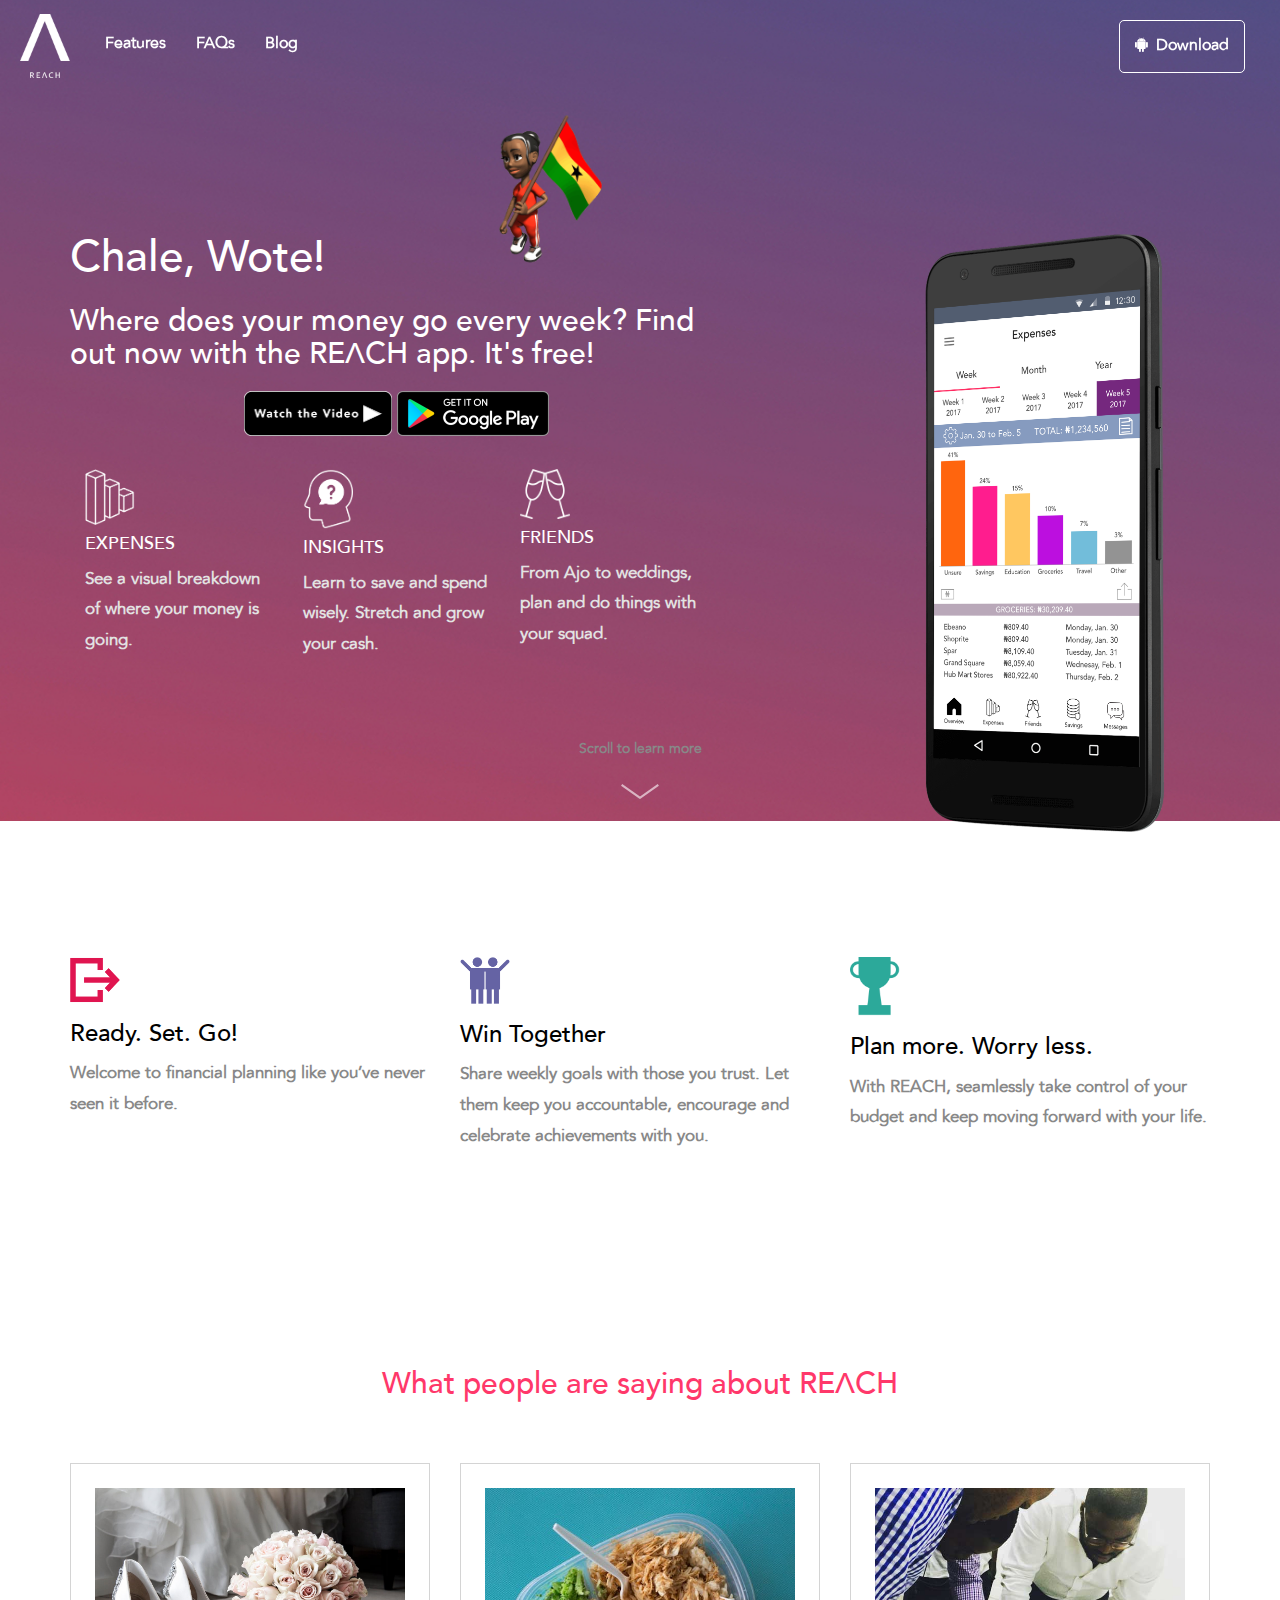
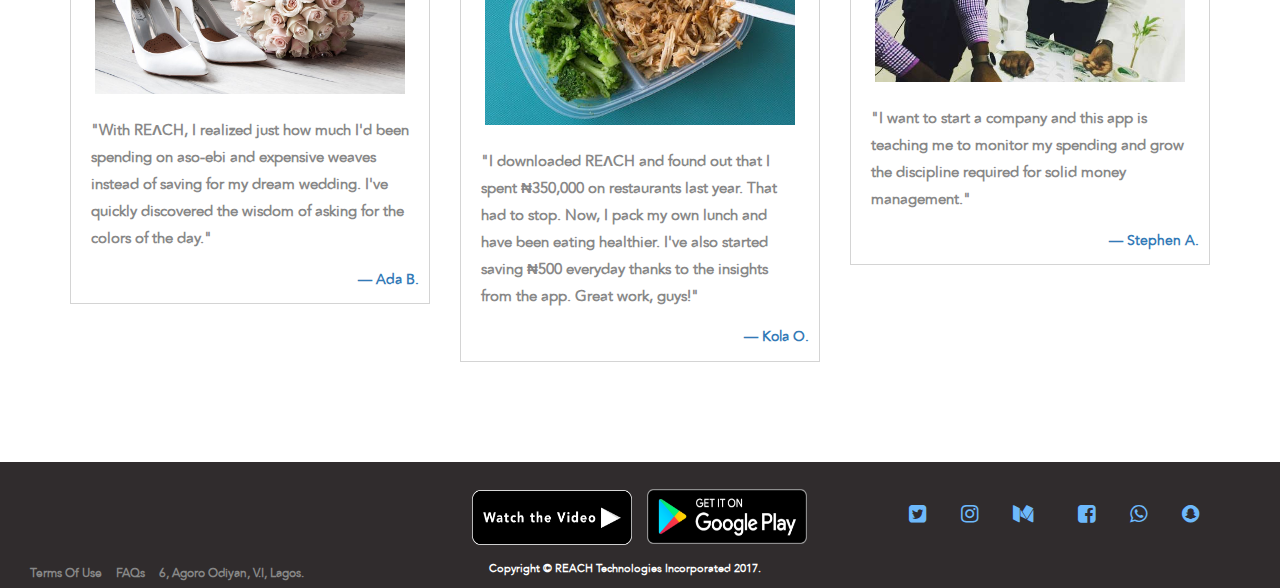
<file: ghana.html>
<!DOCTYPE html>
<html lang="en">

<head>
  <meta charset="utf-8">
  <meta http-equiv="X-UA-Compatible" content="IE=edge">
  <meta name="viewport" content="width=device-width, initial-scale=1">
  <meta name="description" content="Reach is a fintech app availabe on android platform that helps you track and categorise your expenses.">
  <meta name="keywords" content="fintech , savings , reach technologies, expense tracker, What is reach, Best fintech company in nigeria, how to track youer expenses, smart money, what app can help me save,
  budget, tips, money, tips on saaving, tips on spending, track, hot to spend wisely, finance, lagos, how to save, how to spend wisely">
  <meta name="author" content="JR Kanu">
  <title>REΛCH - Track your expenses and save money</title>
  <link href="css/bootstrap.min.css" rel="stylesheet">
  <link href="css/style.css" rel="stylesheet">
  <link href="font-awesome/css/font-awesome.min.css" rel="stylesheet" type="text/css">
  <link rel="icon" type="image/png" href="favicon-32x32.png" sizes="32x32" />
  <link rel="icon" type="image/png" href="favicon-16x16.png" sizes="16x16" />
  <style>
	body{
	overflow-x:hidden;}
  </style>
  <!-- HTML5 Shim and Respond.js IE8 support of HTML5 elements and media queries -->
  <!-- WARNING: Respond.js doesn't work if you view the page via file:// -->
  <!--[if lt IE 9]>
        <script src="https://oss.maxcdn.com/libs/html5shiv/3.7.0/html5shiv.js"></script>
        <script src="https://oss.maxcdn.com/libs/respond.js/1.4.2/respond.min.js"></script>
    <![endif]-->
</head>

<body>
  <nav class="navbar navbar-fixed-top nav-transparent" id="myTopnav" role="navigation" style="border:none;">
            <div class="container-fluid">
               <div class="navbar-header">
                   <button type="button" class="navbar-toggle" data-toggle="collapse" data-target="#myNavbar">
                     <span class="sr-only">Toggle navigation</span>
                     <span class="icon-bar"></span>
                     <span class="icon-bar"></span>
                     <span class="icon-bar"></span>
                  </button>

                   <a class="navbar-brand topnav" href="index.html"><img src="img/logo.png" width="50"></a>
               </div>
            <div class="collapse navbar-collapse" id="myNavbar">
                <ul class="nav navbar-nav">


                    <li class="menu"><a href="features.html" >Features</a></li>
                    <li class="menu"><a href="faqs.html">FAQs</a></li>
                    <li class="menu"><a href="https://medium.com/the-reach-chronicles" target="_blank" >Blog</a></li>



       </ul>

       <ul class="nav navbar-nav navbar-right">

         <li class=""><a href="https://play.google.com/store/apps/details?id=com.findreach.android" target="_blank" class="dload"><i class="fa fa-android"></i> &nbsp;Download</a></li>
       </ul>

                </div>
            </div>

        </nav>

  <div class="intro-header col-xs-12">

			<img src="img/ghana.gif" class="ghana-babe" style="position:absolute;top:12vh;height:18vh;left:35vw;">
			
			
    <div class="container">
      <div class="row">
        <div class="col-lg-7 col-md-7 col-sm-8">
          <div class="intro-message">
            <h1>Chale, Wote!</h1>
            <h2>Where does your money go every week? Find out now with the REΛCH app. It's free!</h2>
            <div id="container" class="row down-arrow text-center home-icons">
              <a href="#" data-toggle="modal" data-target="#videoModal"><img src="img/youtube2.png" height="45"></img></a>
            <a href="https://play.google.com/store/apps/details?id=com.findreach.android" target="_blank" >
                <img src="img/playstore.png" height="45">
              </a>

            </div>
			
			

            <div class="abs-phone-sm visible-xs"><img src="img/android-mobile.png" width="80%"></div>
			<div class="intro-tab">
                <div class="col-lg-4">
                  <img src="img/expenses.png" width="50">
                    <h4>EXPENSES</h4>
                    <p>See a visual breakdown of where your money is going.</p>
                </div>
                <div class="col-lg-4">
                  <img src="img/fact.png" width="50">
                  <h4>INSIGHTS</h4>
                  <p>Learn to save and spend wisely. Stretch and grow your cash.</p>
                </div>
                <div class="col-lg-4">
                  <img src="img/community.png" width="50">
                  <h4>FRIENDS</h4>
                  <p>From Ajo to weddings, plan and do things with your squad.</p>
                </div>
            <div class="row">
              <div class="col-md-12">
                <p class="text-left"></p>
              </div>
            </div>
			</div>
          </div>
        </div>
        <div class="col-lg-5 col-md-5 col-sm-4">
          <div class="abs-phone hidden-xs"><img src="img/android-trans3.png"></div>
        </div>
      </div>
      <div class="scroll-t row down-arrow text-center visible-md visible-lg">
        <div class="col-md-12">
          <p><small>Scroll to learn more</small></p>
          <div id="arrow">
            <a data-scroll href="#press">
              <svg version="1.1" class="arrow-icon" id="Layer_1" xmlns="http://www.w3.org/2000/svg" xmlns:xlink="http://www.w3.org/1999/xlink" x="0px" y="0px" viewBox="-279 386 53 21" style="enable-background:new -279 386 53 21;" xml:space="preserve">
                <polygon id="SVGID_3_" class="st0" fill="#fff" points="-252.5,403.3 -277.3,386 -279,388.5 -252.8,406.8 -252.5,406.4 -252.3,406.8 -226.1,388.5 -227.8,386 "></polygon>
              </svg>
            </a>
          </div>
        </div>
      </div>
    </div>
    <!-- /.container -->
  </div>
  <!-- /.intro-header -->
  <!-- Page Content -->

 
   <div id="info" class="trio-text col-xs-12">
    <div class="container">
      <div class="row">
        <div class="col-lg-4">
          <img src="img/go.png" width="50">
          <h3>Ready. Set. Go!</h3>
          <p>Welcome to financial planning like you’ve never seen it before.</p>
        </div>
        <div class="col-lg-4">
          <img src="img/friends.png" width="50">
          <h3>Win Together</h3>
          <p>Share weekly goals with those you trust. Let them keep you accountable, encourage and celebrate achievements with you.</p>
        </div>
        <div class="col-lg-4">
          <img src="img/success.png" width="50">
          <h3>Plan more. Worry less.</h3>
          <p>With REACH, seamlessly take control of your budget and keep moving forward with your life.
</p>
        </div>
      </div>
    </div>
    <!-- /.container -->
  </div>
  <div class="testimonials-wrap col-xs-12">
    <div class="container bootstrap snippet">
      <div class="row">
        <div class="col-md-12">
          <h2 class="text-center text-sec">What people are saying about REΛCH</h2>
          <br>
        </div>
        <div class="col-md-12">
          <div class="row testimonials">
            <div class="col-sm-4">
              <blockquote>
                <img src="img/wedding.jpeg" class="img-thumbnail">
                <p class="clients-words">"With REΛCH, I realized just how much I'd been spending on aso-ebi and expensive weaves instead of saving for my dream wedding. I've quickly discovered the wisdom of asking for the colors of the day."</p>
                <span class="clients-name text-primary">— Ada B.</span>

              </blockquote>
            </div>
            <div class="col-sm-4">
              <blockquote>
                <img src="img/food.jpg" class="img-thumbnail">
                <p class="clients-words">"I downloaded REΛCH and found out that I spent ₦350,000 on restaurants last year. That had to stop. Now, I pack my own lunch and have been eating healthier. I've also started saving ₦500 everyday thanks to the insights from the app. Great work, guys!"</p>
                <span class="clients-name text-primary">— Kola O.</span>

                </blockquote>
            </div>
            <div class="col-sm-4">
              <blockquote>
                <img src="img/ts3.jpg" class="img-thumbnail">
                <p class="clients-words">"I want to start a company and this app is teaching me to monitor my spending and grow the discipline required for solid money management."</p>
                <span class="clients-name text-primary">— Stephen A.</span>

              </blockquote>
            </div>
          </div>
          <!--/.row-->
        </div>
        <!--/.col-->
      </div>
      <!--/.row-->
    </div>
  </div>



  <!--<div class="another-section">
    <div class="inner-rec col-md-6 col-xs-12 col-md-offset-2">
      <a href="https://medium.com/the-reach-chronicles" target="_blank" style="text-decoration:none;"><div class="image-color">Reach Chronicles</div></a><div class="some-text"><h3>Learn about your money and have fun doing it.</h3></div>
    </div>

      <a href="https://medium.com/the-reach-chronicles" target="_blank"><div id="blogs" class="carousel slide" data-ride="carousel">

        <ol class="carousel-indicators">
            <li data-target="#blogs" data-slide-to="0" class="active"></li>
            <li data-target="#blogs" data-slide-to="1"></li>
            <li data-target="#blogs" data-slide-to="2"></li>
            <li data-target="#blogs" data-slide-to="3"></li>

        </ol>

         <div class="carousel-inner">
             <div class="item active text-center">
                 <img  src="img/post-1.1.gif" style="height:380px;border-radius: 10px;">
                    <span></span><h2>
                    You’ll Be Okay; You’ve Got This
                    </h2>
             </div>
             <div class="item text-center ">
                 <img src="img/post-2.jpeg" style="height:380px;border-radius: 10px;">
                 <span></span><h2>5 symptoms that prove its time for a side hustle.</h2>
             </div>
             <div class="item text-center">
                 <img  src="img/post-3.jpeg" style="height:380px;border-radius: 10px;">
                 <span></span><h2>"The complete guide to surviving adulthood"</h2>
             </div>
             <div class="item text-center">
                 <img  src="img/post-4.1.gif" style="height:380px;border-radius: 10px;">
                 <span></span><h2>"6 ways money used to disappear"</h2>
             </div>

         </div>

       </div></a>



  </div>-->



<footer class="col-xs-12">
  <div class="col-md-4 col-sm-2">


  </div>
  <div class="col-md-4 text-center" style="margin-bottom:15px;">
    <a href="#" class="part-1 point" data-toggle="modal" data-target="#videoModal"><img src="img/youtube2.png" height="55" ></img></a>
    <a class="part-2 point" href="https://play.google.com/store/apps/details?id=com.findreach.android" target="_blank" >
        <img src="img/playstore.png" height="55"></a>
  </div>
  <div class="col-md-4">
    <ul class="list-inline social">
      <li>
        <a href="http://twitter.com/findreach" target="_blank"><i class="fa fa-twitter-square"></i> <!--Twitter--></a>
      </li>
      <li class="footer-menu-divider">&nbsp;</li>
      <li>
        <a href="http://instagram.com/findreach" target="_blank"><i class="fa fa-instagram"></i> <!--Instagram--></a>
      </li>
      <li class="footer-menu-divider">&nbsp;</li>
      <li>
        <a href="https://medium.com/the-reach-chronicles" target="_blank"><i class="fa fa-medium"></i> <!--Medium--></a>
       </li>
      <li class="footer-menu-divider">&nbsp;</li>
      <li>
      <li>
        <a href="http://facebook.com/findreach" target="_blank"><i class="fa fa-facebook-square"></i> <!--Facebook--></a>
      </li>
      <li class="footer-menu-divider">&nbsp;</li>
      <li>
        <a href="https://api.whatsapp.com/send?phone=2349096456903"><i class="fa fa-whatsapp"></i> <!--WhatsApp--></a>            </li>
      <li class="footer-menu-divider">&nbsp;</li>
      <li>
        <a href="http://snapchat.com/add/findreach"><i class="fa fa-snapchat"></i> <!--Snapchat--></a>
       </li>
</ul>
  </div>

  <div class="footer">
  <div class="col-sm-12 row">
    <div class="inline col-md-4 docs part col-xs-10">
        <!--<a class="part-1" target="_blank" href="https://www.google.com.ng/maps/place/6+Agoro+Odiyan+St,+Victoria+Island,+Lagos/@6.427364,3.4164686,17z/data=!3m1!4b1!4m5!3m4!1s0x103b8acd5b3c5ef5:0x2edea14c5ffda6fb!8m2!3d6.427364!4d3.4186573?hl=en"><i class="fa fa-home"></i>Address</a>-->
          <a class="part-1" href="terms.html"> Terms Of Use</a>
          <a class="part-1" href="faqs.html"> FAQs</a>
          <a href="#">6, Agoro Odiyan, V.I, Lagos.<a/>
    </div>

    <div class="inline col-md-4 text-center" style="font-size:0.9em; color:white">
      Copyright &copy; REACH Technologies Incorporated 2017.
    </div>

    <div class="col-md-4">
      </div>
  </div>
</div>

</footer>

<!-- Modal -->
  <div class="modal fade" id="videoModal" tabindex="-1" role="dialog" aria-labelledby="videoModalLabel">
    <div class="modal-dialog" role="document">
      <div class="modal-content">
        <div class="modal-body">
          <iframe width="570" height="325" src="https://www.youtube.com/embed/JrFeBHRG74s" frameborder="0" allowfullscreen></iframe>
        </div>
        <div class="modal-footer">
          <button type="button" class="btn btn-primary" data-dismiss="modal">Close Video</button>
        </div>
      </div>
    </div>
  </div>
  <script src="js/jquery.js"></script>
  <script src="js/bootstrap.min.js"></script>
  <script src="js/smooth-scroll.js"></script>
  <script>
  smoothScroll.init({
    speed: 500,
    easing: 'easeInOutCubic',
    updateURL: false,
    offset: 0,
  });
  </script>
  <script>
  jQuery('#videoModal').on('hidden.bs.modal', function(e) {
    // do something...
    jQuery('#videoModal iframe').attr("src", jQuery("#videoModal  iframe").attr("src"));
  });
  </script>

  <script>
  var myNav = document.getElementById('myTopnav');
window.onscroll = function () {
  "use strict";
  if (document.body.scrollTop >= 200 ) {
      myNav.classList.add("nav-colored");
      myNav.classList.remove("nav-transparent");
  }
  else {
      myNav.classList.add("nav-transparent");
      myNav.classList.remove("nav-colored");
  }
};
  </script>

</body>

</html>
</file>
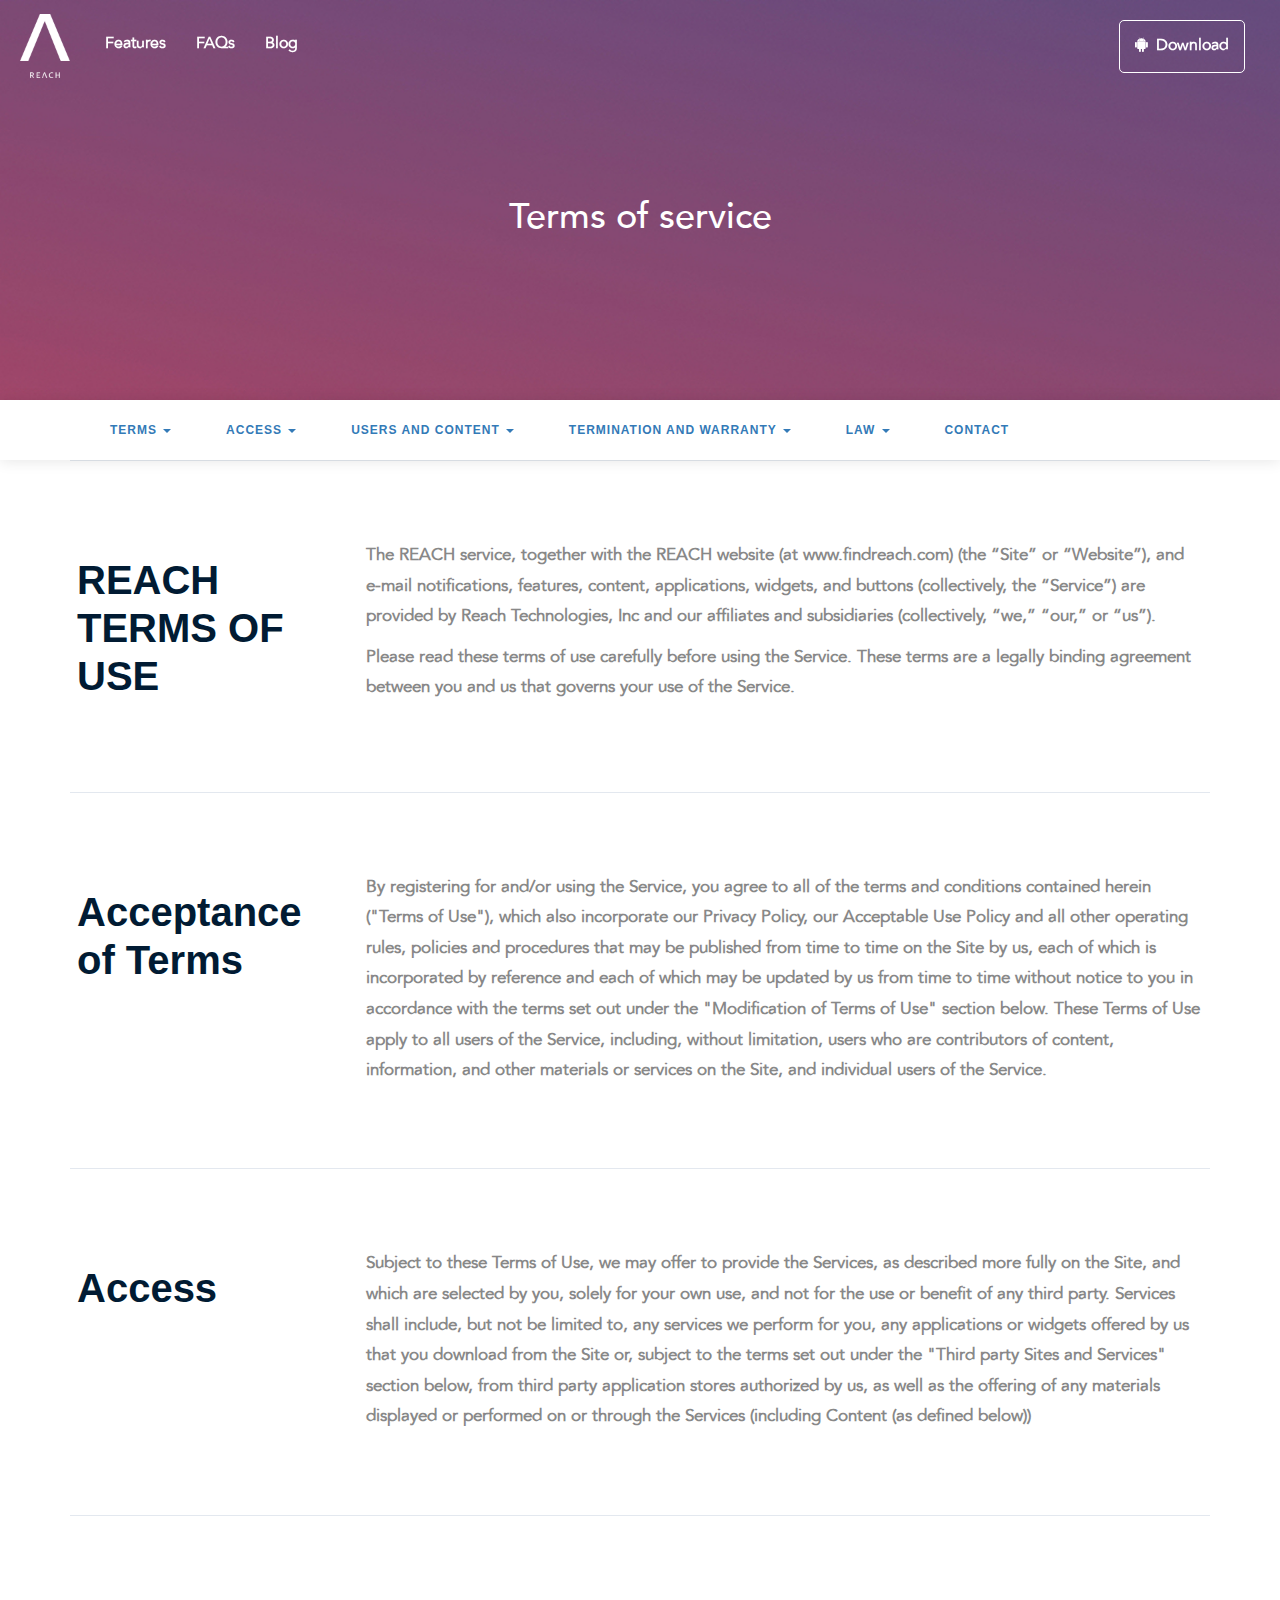
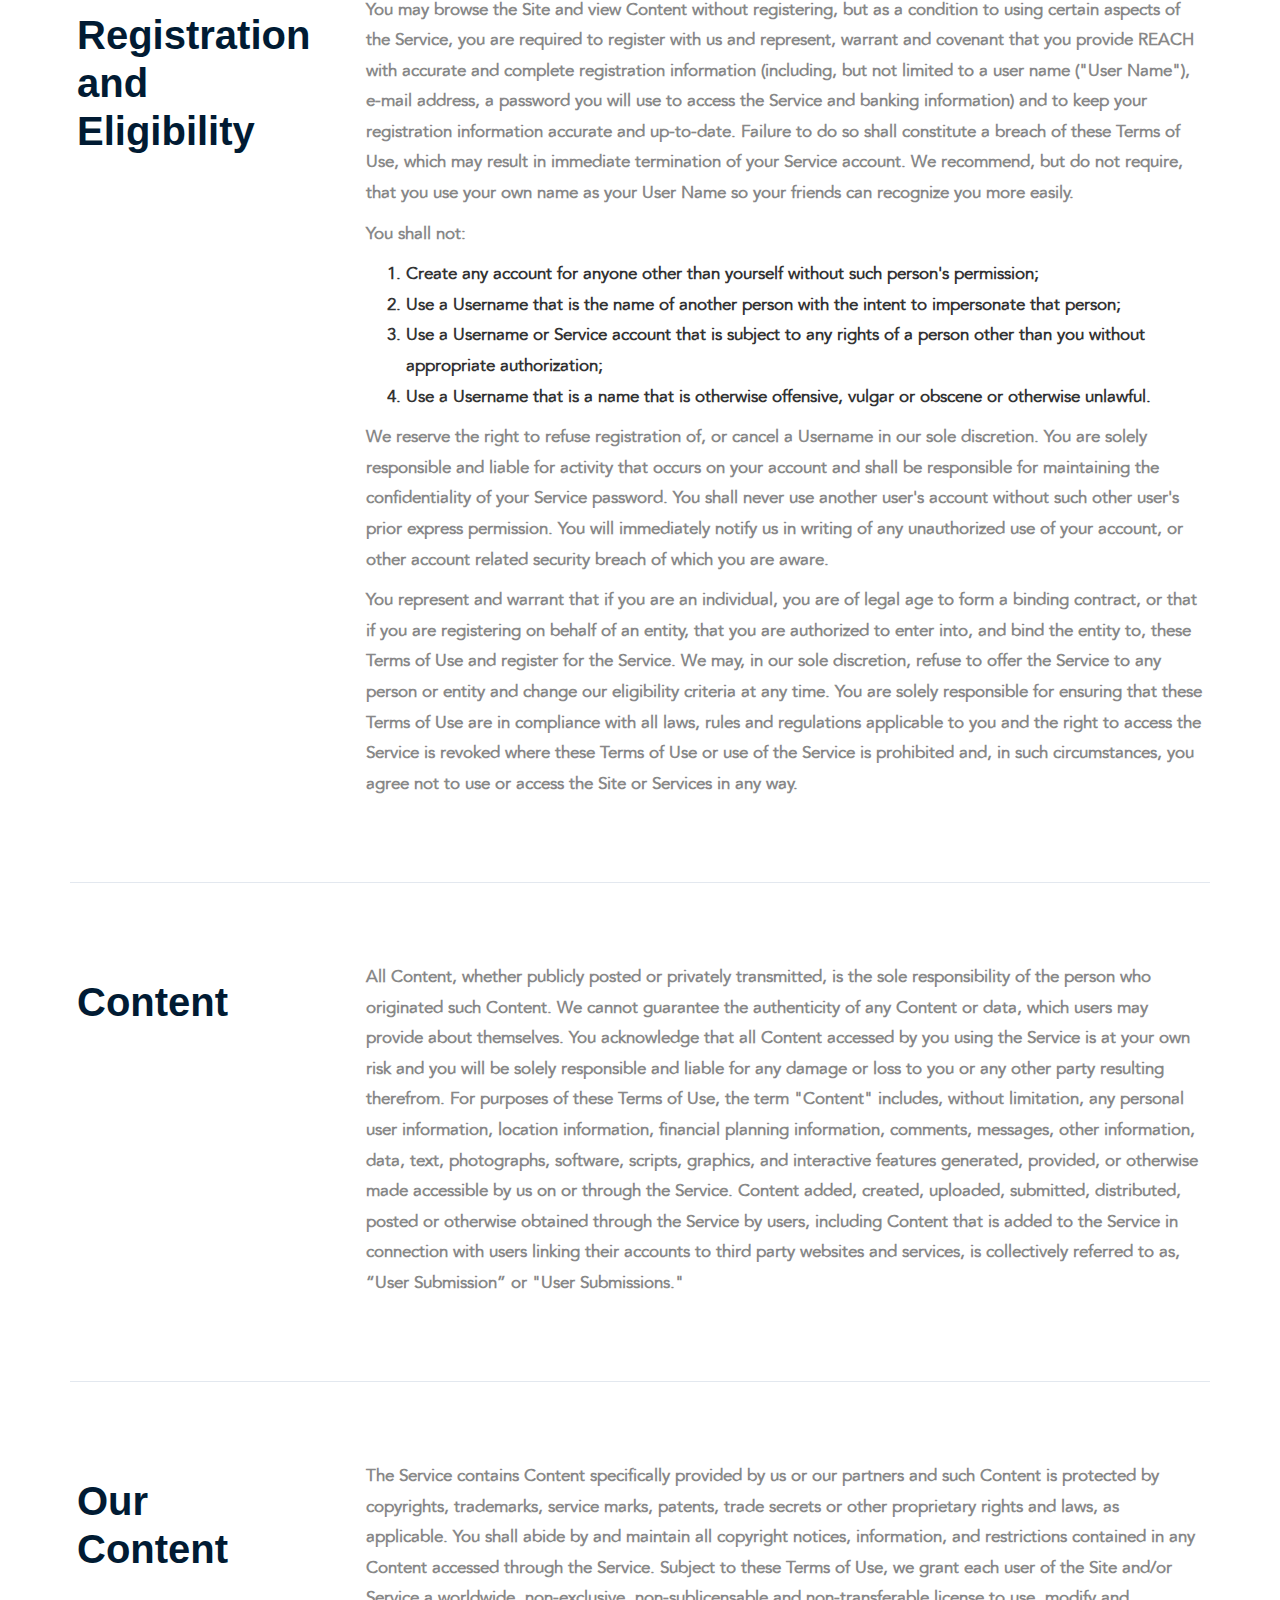
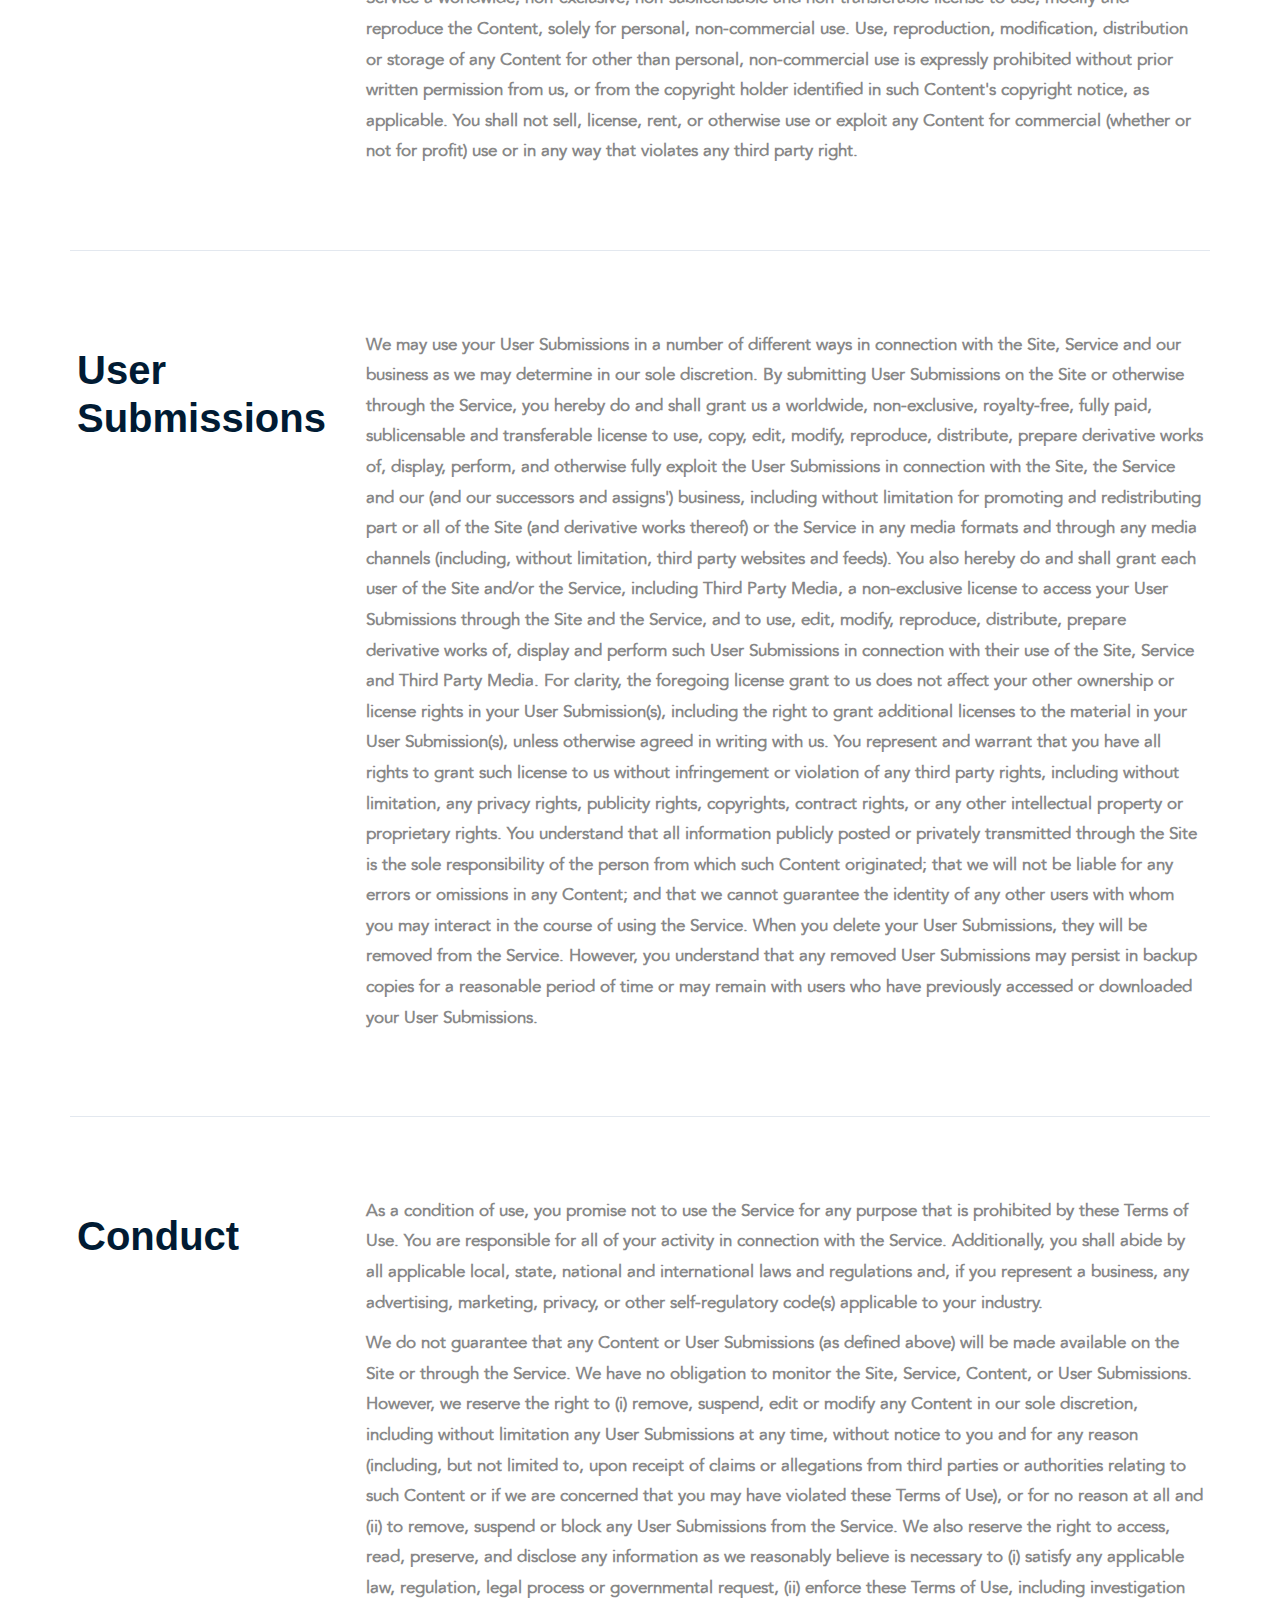
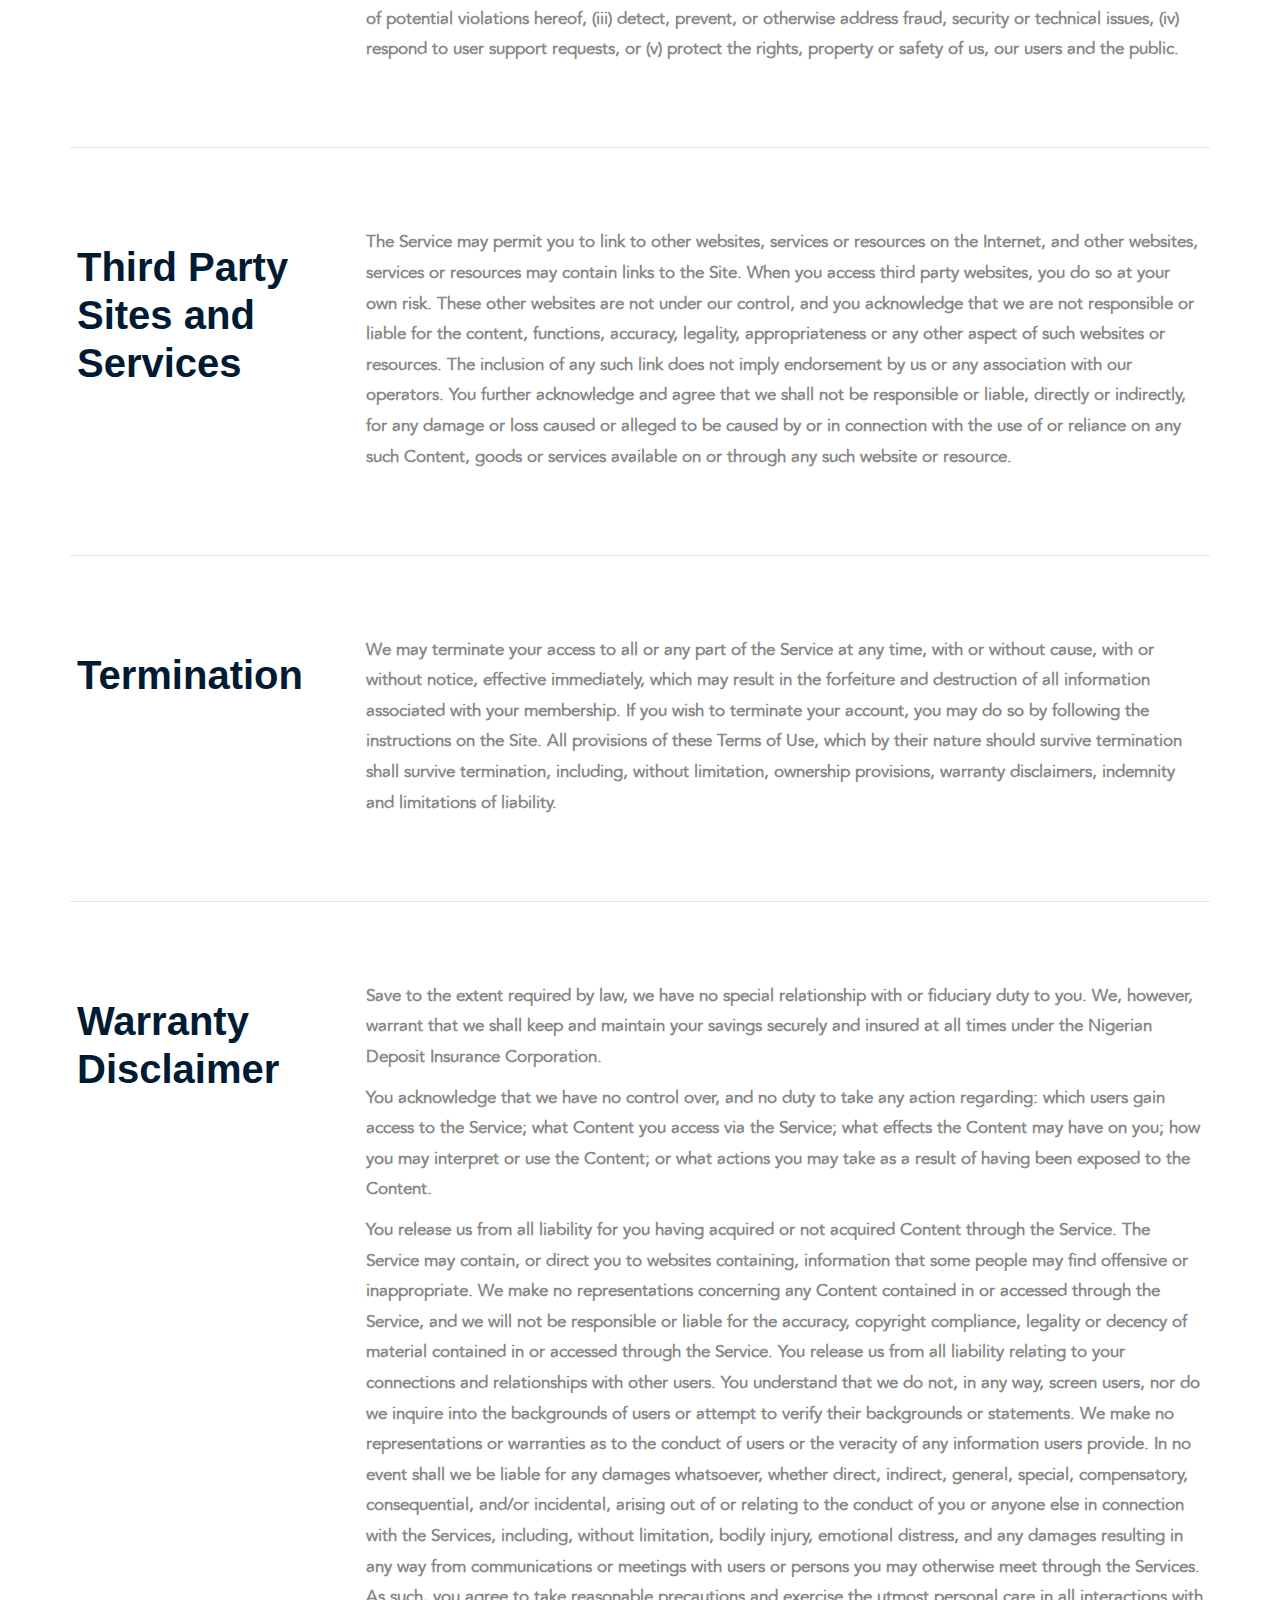
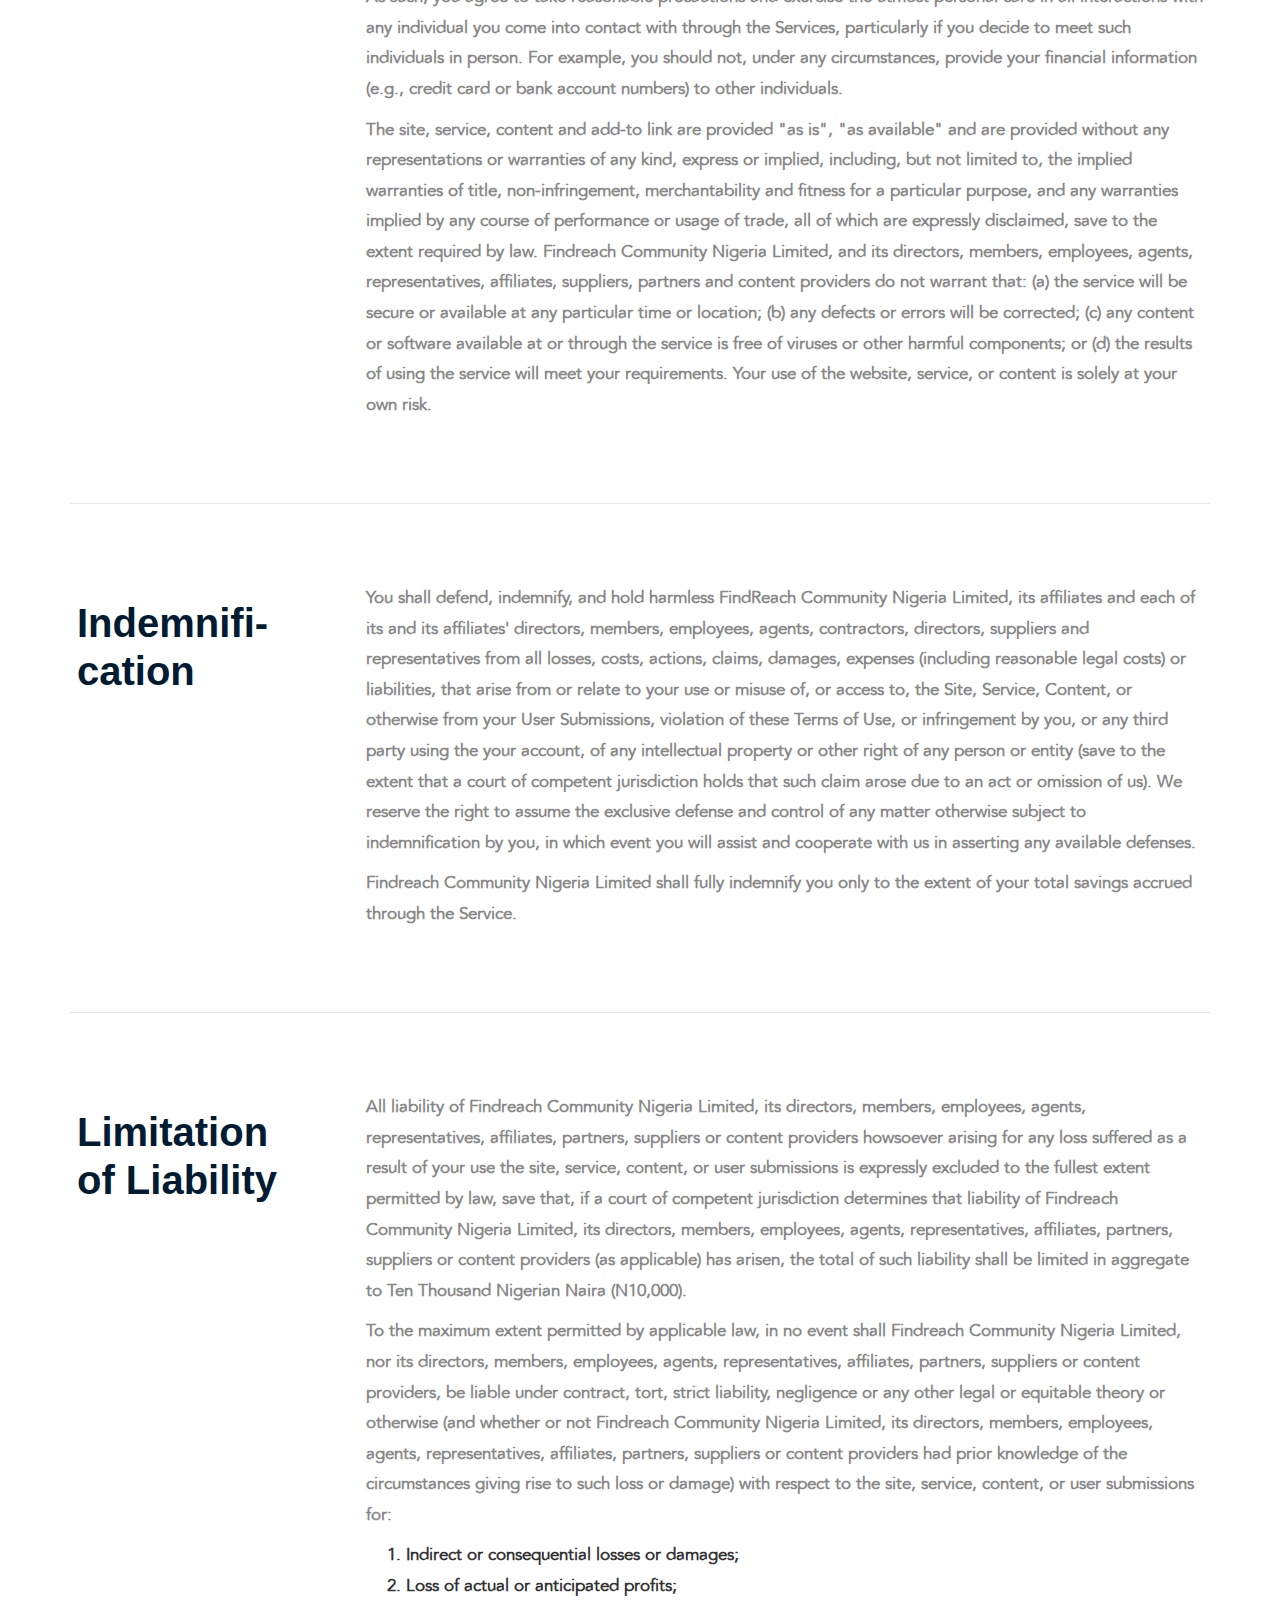
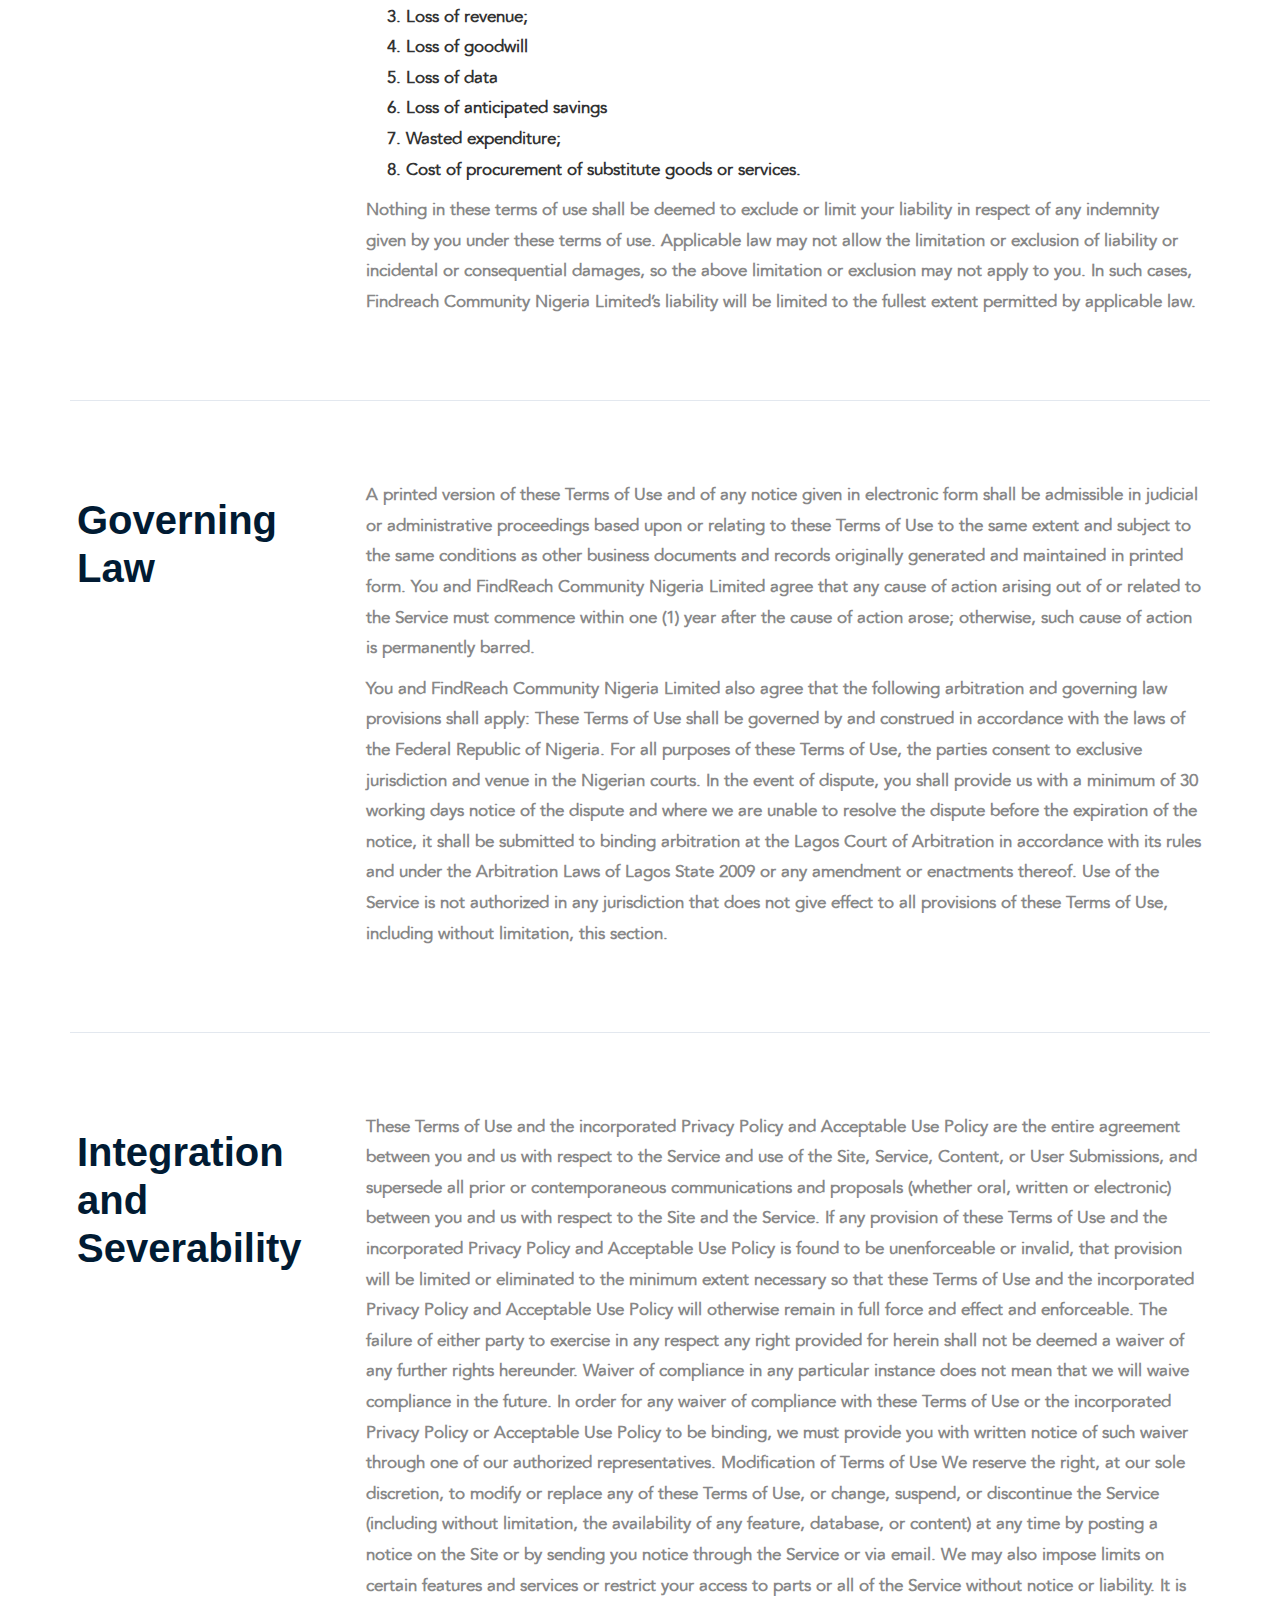
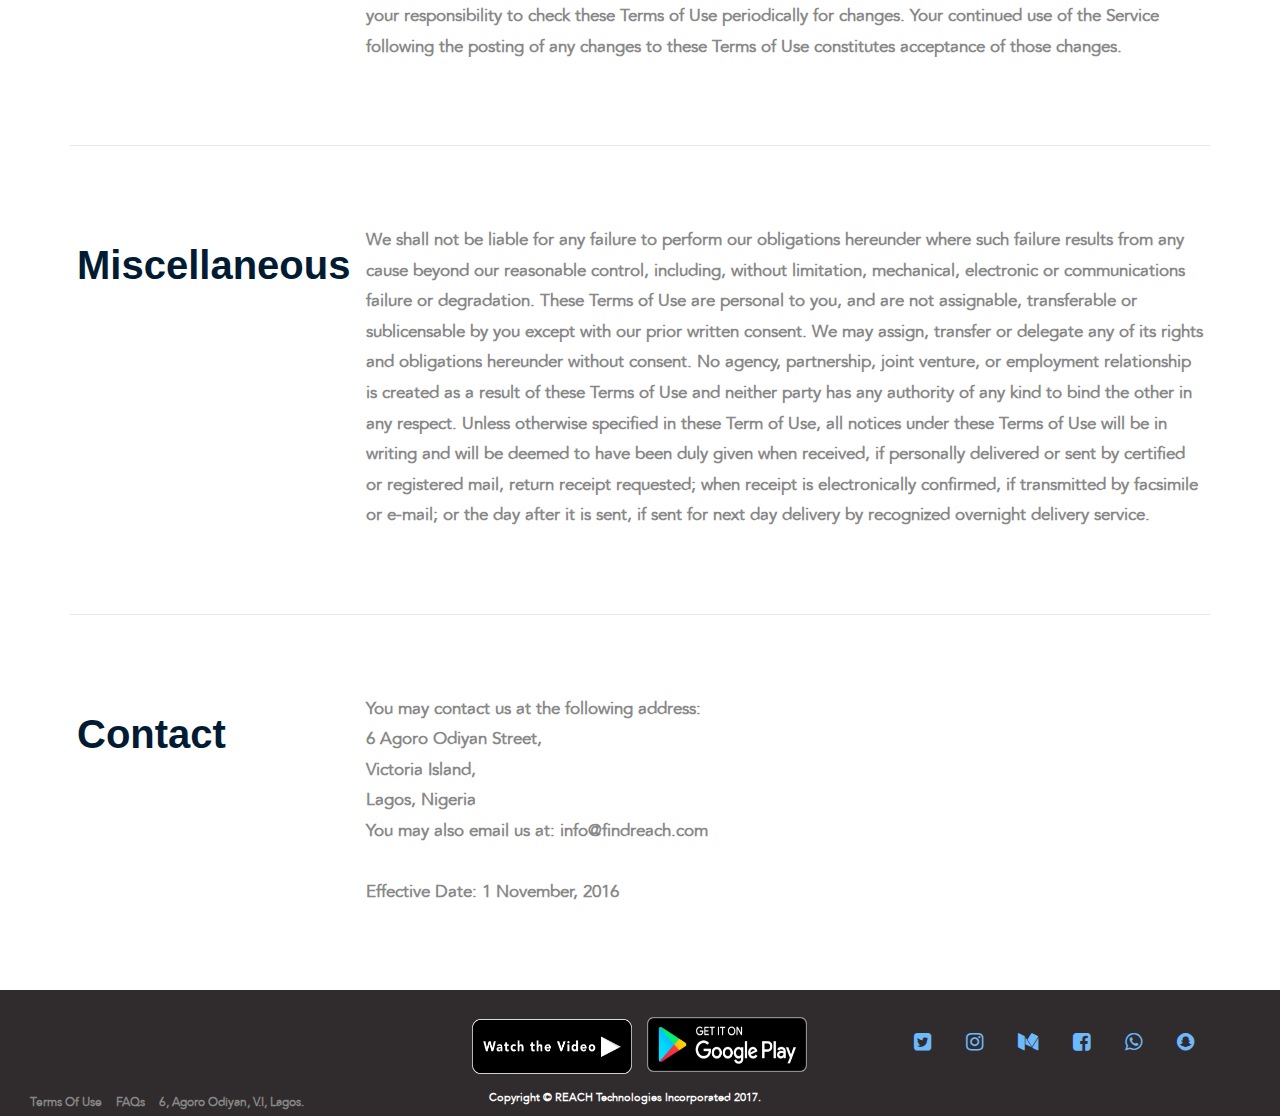
<file: terms.html>
<!DOCTYPE html>
<html lang="en">

<head>
  <meta charset="utf-8">
  <meta http-equiv="X-UA-Compatible" content="IE=edge">
  <meta name="viewport" content="width=device-width, initial-scale=1">
  <meta name="description" content="">
  <meta name="author" content="">
  <title>REΛCH - Track your expenses and save money</title>
  <link href="css/bootstrap.min.css" rel="stylesheet">
  <link href="css/style.css" rel="stylesheet">
  
  
  <link href="font-awesome/css/font-awesome.min.css" rel="stylesheet" type="text/css">
  <link rel="icon" type="image/png" href="favicon-32x32.png" sizes="32x32" />
  <link rel="icon" type="image/png" href="favicon-16x16.png" sizes="16x16" />
  <!-- HTML5 Shim and Respond.js IE8 support of HTML5 elements and media queries -->
  <!-- WARNING: Respond.js doesn't work if you view the page via file:// -->
  <!--[if lt IE 9]>
        <script src="https://oss.maxcdn.com/libs/html5shiv/3.7.0/html5shiv.js"></script>
        <script src="https://oss.maxcdn.com/libs/respond.js/1.4.2/respond.min.js"></script>
    <![endif]-->
</head>

<body>
    <nav class="navbar navbar-fixed-top nav-transparent" id="myTopnav" role="navigation" style="border:none;">
        <div class="container-fluid">
           <div class="navbar-header">
               <button type="button" class="navbar-toggle" data-toggle="collapse" data-target="#myNavbar">
                 <span class="sr-only">Toggle navigation</span>
                 <span class="icon-bar"></span>
                 <span class="icon-bar"></span>
                 <span class="icon-bar"></span>
              </button>

               <a class="navbar-brand topnav" href="index.html"><img src="img/logo.png" width="50"></a>
           </div>
        <div class="collapse navbar-collapse" id="myNavbar">
            <ul class="nav navbar-nav">


                <li class="menu"><a href="features.html" >Features</a></li>
                <li class="menu"><a href="faqs.html">FAQs</a></li>
                <li class="menu"><a href="https://medium.com/the-reach-chronicles" target="_blank" >Blog</a></li>



   </ul>

   <ul class="nav navbar-nav navbar-right">

     <li class=""><a href="https://play.google.com/store/apps/details?id=com.findreach.android" target="_blank" class="dload"><i class="fa fa-android"></i> &nbsp;Download</a></li>
   </ul>

            </div>
        </div>

    </nav>

    <div class="FAQ-header ">

		<div class="f-header">
		<h1 class="text-center" style="color:white">Terms of service</h1>
		</div>
	</div>


	<section class="terms-nav" id="terms-nav">
        <div class="container">
            <div class="grid">
                <div class="grid__column">
                    <ul class="terms-nav-menu">

						<li class="dropdown terms-nav-menu__item">
							<a class="dropdown-toggle" data-toggle="dropdown" href="#">Terms
								<span class="caret"></span>
							</a>

							<ul class="dropdown-menu">
								<li>
									<a href="#terms-of-use">REACH TERMS OF USE</a>
								</li>
								<li>
								<a href="#accept">Acceptance of Terms</a>
								</li>
							</ul>
						</li>
						<li class="dropdown terms-nav-menu__item">
							<a class="dropdown-toggle" data-toggle="dropdown" href="#">Access
								<span class="caret"></span>
							</a>

							<ul class="dropdown-menu">
								<li>
									<a href="#access">Access</a>
								</li>
								<li>
								<a href="#reg">Registration and Eligibility</a>
								</li>
							</ul>
						</li>
						<li class="dropdown terms-nav-menu__item">
							<a class="dropdown-toggle" data-toggle="dropdown" href="#">Users and Content
								<span class="caret"></span>
							</a>

							<ul class="dropdown-menu">
								<li>
									<a href="#content">Content</a>
								</li>
								<li>
								<a href="#our-content">Our Content</a>
								</li>
								<li>
								<a href="#user">User Submissions</a>
								</li>
								<li>
								<a href="#conduct">Conduct</a>
								</li>
								<li>
								<a href="#third">Third party and services</a>
								</li>
							</ul>
						</li>

						<li class="dropdown terms-nav-menu__item">
							<a class="dropdown-toggle" data-toggle="dropdown" href="#">Termination and Warranty
								<span class="caret"></span>
							</a>

							<ul class="dropdown-menu">
								<li>
									<a href="#ter">Termination</a>
								</li>
								<li>
								<a href="#war">Warranty dislcaimer</a>
								</li>
								<li>
									<a href="#ind">Indemnification</a>
								</li>
							</ul>
						</li>

						<li class="dropdown terms-nav-menu__item">
							<a class="dropdown-toggle" data-toggle="dropdown" href="#">Law
								<span class="caret"></span>
							</a>

							<ul class="dropdown-menu">

								<li>
									<a href="#lim">Limitation and liability</a>
								</li>
								<li>
									<a href="#gov">Governing law</a>
								</li>
								<li>
									<a href="#miscellaneous">Miscellaneous</a>
								</li>
							</ul>
						</li>


                        <li class="terms-nav-menu__item">
                            <a href="#contact">Contact</a>
                        </li>

                    </ul>
                </div>
            </div>
        </div>
    </section>

	<section class="col-xs-12">
        <div class="container">
            <div class="terms-section__divider"></div>
        </div>
    </section>

	<section class="terms-section col-xs-12" id="terms-of-use">
        <div class="container">
            <div class="grid grid--with-gutters">
                <div class="terms-section-header col-md-3">
                        <h2 class="terms-section-header__heavy-title main-title">REACH TERMS OF USE</h2>
                </div>
                <div class="terms-section__copy col-md-9">
                        <p>The REACH service, together with the REACH website (at www.findreach.com) (the “Site” or “Website”), and e-mail notifications, features, content, applications, widgets, and buttons (collectively, the “Service”) are provided by Reach Technologies, Inc and our affiliates and subsidiaries (collectively, “we,” “our,” or “us”).
 &nbsp;
                            <br>
                        </p>
                        <p>
						Please read these terms of use carefully before using the Service. These terms are a legally binding agreement between you and us that governs your use of the Service.
</p>
                </div>
            </div>
        </div>
    </section>

	<section class="col-xs-12">
        <div class="container">
            <div class="terms-section__divider"></div>
        </div>
    </section>

	<section class="terms-section col-xs-12" id="accept">
        <div class="container">
            <div class="grid grid--with-gutters">
                <div class="terms-section-header col-md-3">
                        <h2 class="terms-section-header__heavy-title main-title">Acceptance of Terms</h2>
                </div>

                <div class="terms-section__copy col-md-9">

                        <p>
						By registering for and/or using the Service, you agree to all of the terms and conditions contained herein ("Terms of Use"), which also incorporate our Privacy Policy, our Acceptable Use Policy and all other operating rules, policies and procedures that may be published from time to time on the Site by us, each of which is incorporated by reference and each of which may be updated by us from time to time without notice to you in accordance with the terms set out under the "Modification of Terms of Use" section below. These Terms of Use apply to all users of the Service, including, without limitation, users who are contributors of content, information, and other materials or services on the Site, and individual users of the Service.
						</p>
                </div>
            </div>
        </div>
    </section>

	<section class="col-xs-12">
        <div class="container">
            <div class="terms-section__divider"></div>
        </div>
    </section>

    <section class="terms-section col-xs-12" id="access">
        <div class="container">
            <div class="grid grid--with-gutters">
                 <div class="terms-section-header col-md-3">
                        <h2 class="terms-section-header__heavy-title main-title">Access</h2>
                </div>
                <div class="terms-section__copy col-md-9">

                        <p>
						Subject to these Terms of Use, we may offer to provide the Services, as described more fully on the Site, and which are selected by you, solely for your own use, and not for the use or benefit of any third party. Services shall include, but not be limited to, any services we perform for you, any applications or widgets offered by us that you download from the Site or, subject to the terms set out under the "Third party Sites and Services" section below, from third party application stores authorized by us, as well as the offering of any materials displayed or performed on or through the Services (including Content (as defined below))
						</p>
                </div>
            </div>
        </div>
    </section>

	<section class="col-xs-12">
        <div class="container">
            <div class="terms-section__divider"></div>
        </div>
    </section>

	<section class="terms-section col-xs-12" id="reg">
        <div class="container">
            <div class="grid grid--with-gutters">
                <div class="terms-section-header col-md-3">
                        <h2 class="terms-section-header__heavy-title main-title">Registration and Eligibility</h2>
                </div>
                <div class="terms-section__copy col-md-9">

                        <p>
						You may browse the Site and view Content without registering, but as a condition to using certain aspects of the Service, you are required to register with us and represent, warrant and covenant that you provide REACH with accurate and complete registration information (including, but not limited to a user name ("User Name"), e-mail address, a password you will use to access the Service and banking information) and to keep your registration information accurate and up-to-date. Failure to do so shall constitute a breach of these Terms of Use, which may result in immediate termination of your Service account. We recommend, but do not require, that you use your own name as your User Name so your friends can recognize you more easily.
						</p>

						<p>You shall not:<br>
						<ol>
						<li>Create any account for anyone other than yourself without such person's permission;</li>
						<li>Use a Username that is the name of another person with the intent to impersonate that person;</li>
						<li>Use a Username or Service account that is subject to any rights of a person other than you without appropriate authorization;</li>
						<li>Use a Username that is a name that is otherwise offensive, vulgar or obscene or otherwise unlawful.</li>
						</ol>
						</p>
						<p>We reserve the right to refuse registration of, or cancel a Username in our sole discretion. You are solely responsible and liable for activity that occurs on your account and shall be responsible for maintaining the confidentiality of your Service password. You shall never use another user's account without such other user's prior express permission. You will immediately notify us in writing of any unauthorized use of your account, or other account related security breach of which you are aware.
						</p>
						<p>
						You represent and warrant that if you are an individual, you are of legal age to form a binding contract, or that if you are registering on behalf of an entity, that you are authorized to enter into, and bind the entity to, these Terms of Use and register for the Service. We may, in our sole discretion, refuse to offer the Service to any person or entity and change our eligibility criteria at any time. You are solely responsible for ensuring that these Terms of Use are in compliance with all laws, rules and regulations applicable to you and the right to access the Service is revoked where these Terms of Use or use of the Service is prohibited and, in such circumstances, you agree not to use or access the Site or Services in any way.
						</p>
                </div>
            </div>
        </div>
    </section>

	<section class="col-xs-12">
        <div class="container">
            <div class="terms-section__divider"></div>
        </div>
    </section>

	<section class="terms-section col-xs-12" id="content">
        <div class="container">
            <div class="grid grid--with-gutters">
                <div class="terms-section-header col-md-3">
                        <h2 class="terms-section-header__heavy-title main-title">Content</h2>
                </div>
                <div class="terms-section__copy col-md-9">

                        <p>
						All Content, whether publicly posted or privately transmitted, is the sole responsibility of the person who originated such Content. We cannot guarantee the authenticity of any Content or data, which users may provide about themselves. You acknowledge that all Content accessed by you using the Service is at your own risk and you will be solely responsible and liable for any damage or loss to you or any other party resulting therefrom. For purposes of these Terms of Use, the term "Content" includes, without limitation, any personal user information, location information, financial planning information, comments, messages, other information, data, text, photographs, software, scripts, graphics, and interactive features generated, provided, or otherwise made accessible by us on or through the Service. Content added, created, uploaded, submitted, distributed, posted or otherwise obtained through the Service by users, including Content that is added to the Service in connection with users linking their accounts to third party websites and services, is collectively referred to as, “User Submission” or "User Submissions."
						</p>
				</div>
            </div>
        </div>
    </section>

	<section class="col-xs-12">
        <div class="container">
            <div class="terms-section__divider"></div>
        </div>
    </section>

	<section class="terms-section col-xs-12" id="our-content">
        <div class="container">
            <div class="grid grid--with-gutters">
                <div class="terms-section-header col-md-3">
                        <h2 class="terms-section-header__heavy-title main-title">Our Content</h2>
                </div>
                <div class="terms-section__copy col-md-9">

                        <p>
						The Service contains Content specifically provided by us or our partners and such Content is protected by copyrights, trademarks, service marks, patents, trade secrets or other proprietary rights and laws, as applicable. You shall abide by and maintain all copyright notices, information, and restrictions contained in any Content accessed through the Service.
						Subject to these Terms of Use, we grant each user of the Site and/or Service a worldwide, non-exclusive, non-sublicensable and non-transferable license to use, modify and reproduce the Content, solely for personal, non-commercial use. Use, reproduction, modification, distribution or storage of any Content for other than personal, non-commercial use is expressly prohibited without prior written permission from us, or from the copyright holder identified in such Content's copyright notice, as applicable. You shall not sell, license, rent, or otherwise use or exploit any Content for commercial (whether or not for profit) use or in any way that violates any third party right.
						</p>
				</div>
            </div>
        </div>
    </section>

	<section class="col-xs-12">
        <div class="container">
            <div class="terms-section__divider"></div>
        </div>
    </section>

	<section class="terms-section col-xs-12" id="user">
        <div class="container">
            <div class="grid grid--with-gutters">
                <div class="terms-section-header col-md-3">
                        <h2 class="terms-section-header__heavy-title main-title">User Submissions</h2>
                </div>
                <div class="terms-section__copy col-md-9">

                        <p>We may use your User Submissions in a number of different ways in connection with the Site, Service and our business as we may determine in our sole discretion. By submitting User Submissions on the Site or otherwise through the Service, you hereby do and shall grant us a worldwide, non-exclusive, royalty-free, fully paid, sublicensable and transferable license to use, copy, edit, modify, reproduce, distribute, prepare derivative works of, display, perform, and otherwise fully exploit the User Submissions in connection with the Site, the Service and our (and our successors and assigns') business, including without limitation for promoting and redistributing part or all of the Site (and derivative works thereof) or the Service in any media formats and through any media channels (including, without limitation, third party websites and feeds). You also hereby do and shall grant each user of the Site and/or the Service, including Third Party Media, a non-exclusive license to access your User Submissions through the Site and the Service, and to use, edit, modify, reproduce, distribute, prepare derivative works of, display and perform such User Submissions in connection with their use of the Site, Service and Third Party Media. For clarity, the foregoing license grant to us does not affect your other ownership or license rights in your User Submission(s), including the right to grant additional licenses to the material in your User Submission(s), unless otherwise agreed in writing with us.

						You represent and warrant that you have all rights to grant such license to us without infringement or violation of any third party rights, including without limitation, any privacy rights, publicity rights, copyrights, contract rights, or any other intellectual property or proprietary rights.
						You understand that all information publicly posted or privately transmitted through the Site is the sole responsibility of the person from which such Content originated; that we will not be liable for any errors or omissions in any Content; and that we cannot guarantee the identity of any other users with whom you may interact in the course of using the Service.

						When you delete your User Submissions, they will be removed from the Service. However, you understand that any removed User Submissions may persist in backup copies for a reasonable period of time or may remain with users who have previously accessed or downloaded your User Submissions.
						</p>
                </div>
            </div>
        </div>
    </section>

	<section class="col-xs-12">
        <div class="container">
            <div class="terms-section__divider"></div>
        </div>
    </section>

	<section class="terms-section col-xs-12" id="conduct">
        <div class="container">
            <div class="grid grid--with-gutters">
                <div class="terms-section-header col-md-3">
                        <h2 class="terms-section-header__heavy-title main-title">Conduct</h2>
                </div>
                <div class="terms-section__copy col-md-9">

                        <p>
							As a condition of use, you promise not to use the Service for any purpose that is prohibited by these Terms of Use. You are responsible for all of your activity in connection with the Service. Additionally, you shall abide by all applicable local, state, national and international laws and regulations and, if you represent a business, any advertising, marketing, privacy, or other self-regulatory code(s) applicable to your industry.
						</p>
						<p>
						We do not guarantee that any Content or User Submissions (as defined above) will be made available on the Site or through the Service. We have no obligation to monitor the Site, Service, Content, or User Submissions. However, we reserve the right to (i) remove, suspend, edit or modify any Content in our sole discretion, including without limitation any User Submissions at any time, without notice to you and for any reason (including, but not limited to, upon receipt of claims or allegations from third parties or authorities relating to such Content or if we are concerned that you may have violated these Terms of Use), or for no reason at all and (ii) to remove, suspend or block any User Submissions from the Service. We also reserve the right to access, read, preserve, and disclose any information as we reasonably believe is necessary to (i) satisfy any applicable law, regulation, legal process or governmental request, (ii) enforce these Terms of Use, including investigation of potential violations hereof, (iii) detect, prevent, or otherwise address fraud, security or technical issues, (iv) respond to user support requests, or (v) protect the rights, property or safety of us, our users and the public.
						</p>
                </div>
            </div>
        </div>
    </section>

	<section class="col-xs-12">
        <div class="container">
            <div class="terms-section__divider"></div>
        </div>
    </section>

	<section class="terms-section col-xs-12" id="third">
        <div class="container">
            <div class="grid grid--with-gutters">
                <div class="terms-section-header col-md-3">
                        <h2 class="terms-section-header__heavy-title main-title">Third Party Sites and Services</h2>
                </div>
                <div class="terms-section__copy col-md-9">

                        <p>
						The Service may permit you to link to other websites, services or resources on the Internet, and other websites, services or resources may contain links to the Site. When you access third party websites, you do so at your own risk. These other websites are not under our control, and you acknowledge that we are not responsible or liable for the content, functions, accuracy, legality, appropriateness or any other aspect of such websites or resources. The inclusion of any such link does not imply endorsement by us or any association with our operators. You further acknowledge and agree that we shall not be responsible or liable, directly or indirectly, for any damage or loss caused or alleged to be caused by or in connection with the use of or reliance on any such Content, goods or services available on or through any such website or resource.
						</p>
                </div>
            </div>
        </div>
    </section>

	<section class="col-xs-12">
        <div class="container">
            <div class="terms-section__divider"></div>
        </div>
    </section>

	<section class="terms-section col-xs-12" id="ter">
        <div class="container">
            <div class="grid grid--with-gutters">
                <div class="terms-section-header col-md-3">
                        <h2 class="terms-section-header__heavy-title main-title">Termination</h2>
                </div>
                <div class="terms-section__copy col-md-9">

                        <p>We may terminate your access to all or any part of the Service at any time, with or without cause, with or without notice, effective immediately, which may result in the forfeiture and destruction of all information associated with your membership. If you wish to terminate your account, you may do so by following the instructions on the Site. All provisions of these Terms of Use, which by their nature should survive termination shall survive termination, including, without limitation, ownership provisions, warranty disclaimers, indemnity and limitations of liability.
						</p>
                </div>
            </div>
        </div>
    </section>

	<section class="col-xs-12">
        <div class="container">
            <div class="terms-section__divider"></div>
        </div>
    </section>

	<section class="terms-section col-xs-12" id="war">
        <div class="container">
            <div class="grid grid--with-gutters">
                <div class="terms-section-header col-md-3">
                        <h2 class="terms-section-header__heavy-title main-title">Warranty Disclaimer</h2>
                </div>
                    <div class="terms-section__copy col-md-9">

                        <p>
						Save to the extent required by law, we have no special relationship with or fiduciary duty to you. We, however, warrant that we shall keep and maintain your savings securely and insured at all times under the Nigerian Deposit Insurance Corporation.
						</p>
						<p>
						You acknowledge that we have no control over, and no duty to take any action regarding: which users gain access to the Service; what Content you access via the Service; what effects the Content may have on you; how you may interpret or use the Content; or what actions you may take as a result of having been exposed to the Content.
						</p>
						<p>
						You release us from all liability for you having acquired or not acquired Content through the Service. The Service may contain, or direct you to websites containing, information that some people may find offensive or inappropriate. We make no representations concerning any Content contained in or accessed through the Service, and we will not be responsible or liable for the accuracy, copyright compliance, legality or decency of material contained in or accessed through the Service.
						You release us from all liability relating to your connections and relationships with other users. You understand that we do not, in any way, screen users, nor do we inquire into the backgrounds of users or attempt to verify their backgrounds or statements. We make no representations or warranties as to the conduct of users or the veracity of any information users provide. In no event shall we be liable for any damages whatsoever, whether direct, indirect, general, special, compensatory, consequential, and/or incidental, arising out of or relating to the conduct of you or anyone else in connection with the Services, including, without limitation, bodily injury, emotional distress, and any damages resulting in any way from communications or meetings with users or persons you may otherwise meet through the Services. As such, you agree to take reasonable precautions and exercise the utmost personal care in all interactions with any individual you come into contact with through the Services, particularly if you decide to meet such individuals in person. For example, you should not, under any circumstances, provide your financial information (e.g., credit card or bank account numbers) to other individuals.
						</p>
						<p>
						The site, service, content and add-to link are provided "as is", "as available" and are provided without any representations or warranties of any kind, express or implied, including, but not limited to, the implied warranties of title, non-infringement, merchantability and fitness for a particular purpose, and any warranties implied by any course of performance or usage of trade, all of which are expressly disclaimed, save to the extent required by law.
						Findreach Community Nigeria Limited, and its directors, members, employees, agents, representatives, affiliates, suppliers, partners and content providers do not warrant that: (a) the service will be secure or available at any particular time or location; (b) any defects or errors will be corrected; (c) any content or software available at or through the service is free of viruses or other harmful components; or (d) the results of using the service will meet your requirements. Your use of the website, service, or content is solely at your own risk.
						</p>

                    </div>
            </div>
        </div>
    </section>

	<section class="col-xs-12">
        <div class="container">
            <div class="terms-section__divider"></div>
        </div>
    </section>

	<section class="terms-section col-xs-12" id="ind">
        <div class="container">
            <div class="grid grid--with-gutters">

                    <div class="terms-section-header col-md-3">
                        <h2 class="terms-section-header__heavy-title main-title">Indemnifi-cation</h2>
                    </div>


                    <div class="terms-section__copy col-md-9">

                        <p>
						You shall defend, indemnify, and hold harmless FindReach Community Nigeria Limited, its affiliates and each of its and its affiliates' directors, members, employees, agents, contractors, directors, suppliers and representatives from all losses, costs, actions, claims, damages, expenses (including reasonable legal costs) or liabilities, that arise from or relate to your use or misuse of, or access to, the Site, Service, Content, or otherwise from your User Submissions, violation of these Terms of Use, or infringement by you, or any third party using the your account, of any intellectual property or other right of any person or entity (save to the extent that a court of competent jurisdiction holds that such claim arose due to an act or omission of us). We reserve the right to assume the exclusive defense and control of any matter otherwise subject to indemnification by you, in which event you will assist and cooperate with us in asserting any available defenses.
						</p>
						<p>Findreach Community Nigeria Limited shall fully indemnify you only to the extent of your total savings accrued through the Service.
						</p>
					</div>

            </div>
        </div>
    </section>

	<section class="col-xs-12">
        <div class="container">
            <div class="terms-section__divider"></div>
        </div>
    </section>

	<section class="terms-section col-xs-12" id="lim">
        <div class="container">
            <div class="grid grid--with-gutters">

                    <div class="terms-section-header col-md-3">
                        <h2 class="terms-section-header__heavy-title main-title">Limitation of Liability
</h2>
                    </div>


                    <div class="terms-section__copy col-md-9">

                        <p>
						All liability of Findreach Community Nigeria Limited, its directors, members, employees, agents, representatives, affiliates, partners, suppliers or content providers howsoever arising for any loss suffered as a result of your use the site, service, content, or user submissions is expressly excluded to the fullest extent permitted by law, save that, if a court of competent jurisdiction determines that liability of Findreach Community Nigeria Limited, its directors, members, employees, agents, representatives, affiliates, partners, suppliers or content providers (as applicable) has arisen, the total of such liability shall be limited in aggregate to Ten Thousand Nigerian Naira (N10,000).
						</p>
						<p>To the maximum extent permitted by applicable law, in no event shall Findreach Community Nigeria Limited, nor its directors, members, employees, agents, representatives, affiliates, partners, suppliers or content providers, be liable under contract, tort, strict liability, negligence or any other legal or equitable theory or otherwise (and whether or not Findreach Community Nigeria Limited, its directors, members, employees, agents, representatives, affiliates, partners, suppliers or content providers had prior knowledge of the circumstances giving rise to such loss or damage) with respect to the site, service, content, or user submissions for:
						<ol>
							<li>Indirect or consequential losses or damages;</li>
							<li>Loss of actual or anticipated profits;</li>
							<li>Loss of revenue;</li>
							<li>Loss of goodwill</li>
							<li>Loss of data</li>
							<li>Loss of anticipated savings</li>
							<li>Wasted expenditure;</li>
							<li>Cost of procurement of substitute goods or services.</li>
						</ol>
						</p>
						<p>Nothing in these terms of use shall be deemed to exclude or limit your liability in respect of any indemnity given by you under these terms of use. Applicable law may not allow the limitation or exclusion of liability or incidental or consequential damages, so the above limitation or exclusion may not apply to you. In such cases, Findreach Community Nigeria Limited’s liability will be limited to the fullest extent permitted by applicable law.
						</p>
                    </div>

            </div>
        </div>
    </section>

	<section class="col-xs-12">
        <div class="container">
            <div class="terms-section__divider"></div>
        </div>
    </section>

	<section class="terms-section col-xs-12" id="gov">
        <div class="container">
            <div class="grid grid--with-gutters">

                    <div class="terms-section-header col-md-3">
                        <h2 class="terms-section-header__heavy-title main-title">Governing Law</h2>
                    </div>


                    <div class="terms-section__copy col-md-9">

                        <p>
						A printed version of these Terms of Use and of any notice given in electronic form shall be admissible in judicial or administrative proceedings based upon or relating to these Terms of Use to the same extent and subject to the same conditions as other business documents and records originally generated and maintained in printed form. You and FindReach Community Nigeria Limited agree that any cause of action arising out of or related to the Service must commence within one (1) year after the cause of action arose; otherwise, such cause of action is permanently barred.
						</p>
						<p>
						You and FindReach Community Nigeria Limited also agree that the following arbitration and governing law provisions shall apply:
						These Terms of Use shall be governed by and construed in accordance with the laws of the Federal Republic of Nigeria. For all purposes of these Terms of Use, the parties consent to exclusive jurisdiction and venue in the Nigerian courts. In the event of dispute, you shall provide us with a minimum of 30 working days notice of the dispute and where we are unable to resolve the dispute before the expiration of the notice, it shall be submitted to binding arbitration at the Lagos Court of Arbitration in accordance with its rules and under the Arbitration Laws of Lagos State 2009 or any amendment or enactments thereof. Use of the Service is not authorized in any jurisdiction that does not give effect to all provisions of these Terms of Use, including without limitation, this section.
						</p>
                    </div>

            </div>
        </div>
    </section>

	<section class="col-xs-12">
        <div class="container">
            <div class="terms-section__divider"></div>
        </div>
    </section>

	<section class="terms-section col-xs-12" id="int">
        <div class="container">
            <div class="grid grid--with-gutters">

                    <div class="terms-section-header col-md-3">
                        <h2 class="terms-section-header__heavy-title main-title">Integration and Severability</h2>
                    </div>

                    <div class="terms-section__copy col-md-9">

                        <p>These Terms of Use and the incorporated Privacy Policy and Acceptable Use Policy are the entire agreement between you and us with respect to the Service and use of the Site, Service, Content, or User Submissions, and supersede all prior or contemporaneous communications and proposals (whether oral, written or electronic) between you and us with respect to the Site and the Service. If any provision of these Terms of Use and the incorporated Privacy Policy and Acceptable Use Policy is found to be unenforceable or invalid, that provision will be limited or eliminated to the minimum extent necessary so that these Terms of Use and the incorporated Privacy Policy and Acceptable Use Policy will otherwise remain in full force and effect and enforceable. The failure of either party to exercise in any respect any right provided for herein shall not be deemed a waiver of any further rights hereunder. Waiver of compliance in any particular instance does not mean that we will waive compliance in the future. In order for any waiver of compliance with these Terms of Use or the incorporated Privacy Policy or Acceptable Use Policy to be binding, we must provide you with written notice of such waiver through one of our authorized representatives.

							Modification of Terms of Use
							We reserve the right, at our sole discretion, to modify or replace any of these Terms of Use, or change, suspend, or discontinue the Service (including without limitation, the availability of any feature, database, or content) at any time by posting a notice on the Site or by sending you notice through the Service or via email. We may also impose limits on certain features and services or restrict your access to parts or all of the Service without notice or liability. It is your responsibility to check these Terms of Use periodically for changes. Your continued use of the Service following the posting of any changes to these Terms of Use constitutes acceptance of those changes.
						</p>
                    </div>

            </div>
        </div>
    </section>

	<section class="col-xs-12">
        <div class="container">
            <div class="terms-section__divider"></div>
        </div>
    </section>

	<section class="terms-section col-xs-12" id="miscellaneous">
        <div class="container">
            <div class="grid grid--with-gutters">
                    <div class="terms-section-header col-md-3">
                        <h2 class="terms-section-header__heavy-title main-title">Miscellaneous</h2>
                    </div>

                    <div class="terms-section__copy col-md-9">

                        <p>
						We shall not be liable for any failure to perform our obligations hereunder where such failure results from any cause beyond our reasonable control, including, without limitation, mechanical, electronic or communications failure or degradation. These Terms of Use are personal to you, and are not assignable, transferable or sublicensable by you except with our prior written consent. We may assign, transfer or delegate any of its rights and obligations hereunder without consent. No agency, partnership, joint venture, or employment relationship is created as a result of these Terms of Use and neither party has any authority of any kind to bind the other in any respect.

						Unless otherwise specified in these Term of Use, all notices under these Terms of Use will be in writing and will be deemed to have been duly given when received, if personally delivered or sent by certified or registered mail, return receipt requested; when receipt is electronically confirmed, if transmitted by facsimile or e-mail; or the day after it is sent, if sent for next day delivery by recognized overnight delivery service.
						</p>
                    </div>

            </div>
        </div>
    </section>

	<section class="col-xs-12">
        <div class="container">
            <div class="terms-section__divider"></div>
        </div>
    </section>

	<section class="terms-section col-xs-12" id="contact">
        <div class="container">
            <div class="grid grid--with-gutters">

                    <div class="terms-section-header col-md-3">
                        <h2 class="terms-section-header__heavy-title main-title">Contact</h2>
                    </div>

                    <div class="terms-section__copy col-md-9">

                        <p>
						You may contact us at the following address:
						<br>6 Agoro Odiyan Street,
						<br>Victoria Island,
						<br>Lagos, Nigeria
						<br>You may also email us at: info@findreach.com
						<br><br>Effective Date: 1 November, 2016<p/>
                    </div>

            </div>
        </div>
    </section> 



    <footer class="col-xs-12">
      <div class="col-md-4">


      </div>
      <div class="col-md-4 text-center" style="margin-bottom:15px;">
        <a href="#" class="part-1 point" data-toggle="modal" data-target="#videoModal"><img src="img/youtube2.png" height="55"></a>
        <a class="part-2 point" href="https://play.google.com/store/apps/details?id=com.findreach.android" target="_blank">
            <img src="img/playstore.png" height="55"></a>
      </div>
      <div class="col-md-4">
        <ul class="list-inline social">
          <li>
            <a href="http://twitter.com/findreach" target="_blank"><i class="fa fa-twitter-square"></i> <!--Twitter--></a>
          </li>
          <li class="footer-menu-divider">&nbsp;</li>
          <li>
            <a href="http://instagram.com/findreach" target="_blank"><i class="fa fa-instagram"></i> <!--Instagram--></a>
          </li>
          <li class="footer-menu-divider">&nbsp;</li>
          <li>
            <a href="https://medium.com/the-reach-chronicles" target="_blank"><i class="fa fa-medium"></i> <!--Medium--></a>
           </li>
          <li class="footer-menu-divider">&nbsp;</li>
          <li>
            <a href="http://facebook.com/findreach" target="_blank"><i class="fa fa-facebook-square"></i> <!--Facebook--></a>
          </li>
          <li class="footer-menu-divider">&nbsp;</li>
          <li>
            <a href="https://api.whatsapp.com/send?phone=2349096456903"><i class="fa fa-whatsapp"></i> <!--WhatsApp--></a>            </li>
          <li class="footer-menu-divider">&nbsp;</li>
          <li>
            <a href="http://snapchat.com/add/findreach"><i class="fa fa-snapchat"></i> <!--Snapchat--></a>
           </li>
    </ul>
      </div>

      <div class="footer">
      <div class="col-sm-12 row">
        <div class="inline col-md-4 docs part col-xs-10">
            <a class="part-1" href="terms.html"> Terms Of Use</a>
              <a class="part-1" href="faqs.html"> FAQs</a>
              <a href="#">6, Agoro Odiyan, V.I, Lagos.<a/>
        </div>
        
        <div class="inline col-md-4 text-center" style="font-size:0.9em; color:white">
          Copyright &copy; REACH Technologies Incorporated 2017.
        </div>

        <div class="col-md-4">
          </div>
      </div>
    </div>

    </footer>

	<!-- Modal -->
  <div class="modal fade" id="videoModal" tabindex="-1" role="dialog" aria-labelledby="videoModalLabel">
    <div class="modal-dialog" role="document">
      <div class="modal-content">
        <div class="modal-body">
          <iframe width="570" height="325" src="https://www.youtube.com/embed/JrFeBHRG74s" frameborder="0" allowfullscreen></iframe>
        </div>
        <div class="modal-footer">
          <button type="button" class="btn btn-primary" data-dismiss="modal">Close Video</button>
        </div>
      </div>
    </div>
  </div>

  <script src="js/jquery.js"></script>
  <script src="js/bootstrap.min.js"></script>
  <script src="js/smooth-scroll.js"></script>
  <script src="js/NavScroll.js"></script>
  <script>
  smoothScroll.init({
    speed: 500,
    easing: 'easeInOutCubic',
    updateURL: false,
    offset: 0,
  });
  </script>
  <script>
  jQuery('#videoModal').on('hidden.bs.modal', function(e) {
    // do something...
    jQuery('#videoModal iframe').attr("src", jQuery("#videoModal  iframe").attr("src"));
  });
  </script>
  <script>

</script>



  

</body>
</html>
</file>
<file: css/style.css>
body, html {
  width: 100%;
  height: 100%;
}
body {
  font-family: "AvenirRegular", "Helvetica Neue", Helvetica, Arial, sans-serif;
  font-weight: 700;
  font-size: 17px;
  line-height: 1.8;
  text-rendering: optimizeLegibility;
  -webkit-font-smoothing: antialiased;
}
h1, h2, h3, h4, h5, h6 {
  font-family: "AvenirMedium", "Helvetica Neue", Helvetica, Arial, sans-serif;
}
p {
  color: #888;
}
a:focus {
  outline: none !important;
}
.icon-bar{
  background-color: white;
}

.topnav {
  font-size: 17px;
  padding: 0.8em 0;
}
.menu:visited{
	 background-color: transparent;
      -webkit-box-shadow: none;
      -moz-box-shadow: none;
      box-shadow: none
}
.menu:active{
	background-color: transparent;
      -webkit-box-shadow: none;
      -moz-box-shadow: none;
      box-shadow: none
}
.nav>li>a:active{
	 background-color: transparent;
      -webkit-box-shadow: none;
      -moz-box-shadow: none;
      box-shadow: none
}
.menu>a:visited{
	 background-color: transparent;
      -webkit-box-shadow: none;
      -moz-box-shadow: none;
      box-shadow: none
}
.lead {
  font-size: 18px;
  font-weight: 400;
}
.intro-header {
  color: #fff;
  background: #2d292a url(../img/intro-bg.jpg) no-repeat center center;
  background-size: cover;
  min-height: 100vh;
  overflow:visible;
}

.intro-message {
  position: relative;
  top:237px;

  padding-bottom: 10%;
}
.intro-message p {
  color: #E2E2E2;
}
.intro-message > h1 {
  margin: 0;
  font-size: 2.6em;
}
.intro-message > h2 {
	margin-bottom: 3%;
}
.intro-divider {
  width: 400px;
  border-top: 1px solid #f8f8f8;
  border-bottom: 1px solid rgba(0, 0, 0, 0.2);
}
.network-name {
  text-transform: uppercase;
  font-size: 14px;
  font-weight: 400;
  letter-spacing: 2px;
}
.content-section-a {
  padding: 50px 0;
  background-color: #f8f8f8;
}
.content-section-b {
  padding: 50px 0;
  border-top: 1px solid #e7e7e7;
  border-bottom: 1px solid #e7e7e7;
}
.section-heading {
  margin-bottom: 30px;
}
.section-heading-spacer {
  float: left;
  width: 200px;
  border-top: 3px solid #e7e7e7;
}
.down-arrow {

  padding: 0;
}
.scroll-t{
  margin-top:225px;
}
@-webkit-keyframes "arrow-bounce" {
  0%, 100% {
    transition-timing-function: cubic-bezier(0.445, 0.05, 0.55, 0.95);
    -webkit-transform: translateY(-5px);
    transform: translateY(-5px);
  }
  50% {
    transition-timing-function: cubic-bezier(0.445, 0.05, 0.55, 0.95);
    -webkit-transform: translateY(5px);
    transform: translateY(5px);
  }
}
keyframes inf-bounce {
  0%, 100% {
    transition-timing-function: cubic-bezier(0.445, 0.05, 0.55, 0.95);
    -webkit-transform: translateY(-5px);
    transform: translateY(-5px)
  }
  50% {
    transition-timing-function: cubic-bezier(0.445, 0.05, 0.55, 0.95);
    -webkit-transform: translateY(5px);
    transform: translateY(5px)
  }
}
#arrow {
  opacity: 0.6;
  animation: arrow-bounce 1.5s infinite;
  -webkit-animation: arrow-bounce 1.5s infinite;
}
#arrow a {
  transition: all 0.2s ease;
}
#arrow .arrow-icon {
  width: 58px;
  cursor: pointer;
  padding: 10px 10px;
}
.banner {
  width:100%;
  padding: 20px 0 0;
  color: #fff;
  background: #b1b5b8;
  box-shadow: 0 1px 9px rgba(0, 0, 0, 0.2) inset;
}
.banner h2 {
  margin: 0 0 1em;
}
.banner h3 {
  color: #000;
}
.banner {
  overflow: hidden;
  padding-bottom: 50px;
}
.abs-phone-2 {
  width: 100%;
  bottom: -70px;
}
.abs-phone-2 img {
  position: absolute;
}
.abs-phone-2 video {
  position: absolute;
}
.navbar-right li {
  margin-left: 20px;
}
.intro-form p {
  color: #B9B9B9
}
.banner ul {
  margin-bottom: 0;
}
.banner-social-buttons {
  float: right;
  margin-top: 0;
}
.copyright{
    margin-top:15px;
}
.address{margin-top:20px}
footer {
  padding-top: 27px;
  height:142px;
  background-color: #302c2d;
  color: #fff;
}
footer .text-muted {
  color: #E2E2E2;
}
footer a, footer a:hover {
  color: #6DB9FB;
}
p.copyright {
  margin: 15px 0 0;
}
.dload {
  border: 1px solid #fff;
  border-radius: 5px;
}

.intro-form {
  margin: 4em 0 1em;
}
.intro-form input, .intro-form button {
  border: none;
}
.intro-form button {
  padding: 11px 16px;
  width: 200px;
}
.btn-primary {
  background: #00acc7;
}
.btn-primary:hover, .btn-primary:active, .btn-primary:focus, .btn-primary:active:focus, .btn-primary:active:hover {
  background-color: #00acc7;
  border-color: #00acc7;
}
.trio-text {
  padding: 8em 0 6em;
}
.trio-text h3 {
  color: #000;
}
.s-wrap {
  padding: 5em 0 0;
  color: #222;
}
.s-box {
  background-color: #fff;
  padding: 13px 15px 10px;
  border-radius: 3px;
  margin-bottom: 10px;
}
.s-box p {
  margin: 0;
  font-size: 16px;
}
.s-box.trans {
  background-color: transparent;
  color: #000;
  padding-left: 0;
}
.s-box.trans p {
  color: #000;
}
.s-box p strong {
  color: #222;
  font-family: "AvenirMedium", "Helvetica Neue", Helvetica, Arial, sans-serif;
}
.abs-phone {
  height: 500px;
  position: relative;
}
.abs-phone img {

  position: absolute;
  bottom: -20em;
  right: -20px;
}
.together{
  position:relative;
}


.testimonials blockquote {
  position: relative;
  background: white;
  min-height: 150px;
  margin-top: 20px;
  padding: 20px 20px 40px;
  margin-bottom: 100px;
  border: 1px solid #D4D4D4;
}
.success-text {
  color: #68FFB5 !important;
}
.social-btns .btn {
  border: none;
  padding: 9px 16px 6px;
  margin-bottom: 10px;
}
.btn.twitter, .btn.twitter:hover, .btn.twitter:focus {
  background-color: #1b95e0;
  color: #fff;
}
.btn.facebook, .btn.facebook:hover, .btn.facebook:focus {
  background-color: #48649f;
  color: #fff;
}
.btn.linkedin, .btn.linkedin:hover, .btn.linkedin:focus {
  background-color: #0077b5;
  color: #fff;
}



.img-thumbnail {
  border: none;
  margin-bottom: 20px;
}
blockquote p.clients-words {
  font-size: 15px;
}
span.clients-name {
  font-size: 14px;
  position: absolute;
  bottom: 10px;
  right: 10px;
}
.testimonials-wrap {
  padding: 5em 0 0;
}
.text-sec {
  color: #ff386a;
}
.abs-phone-2 {
  position: absolute;
}
.abs-phone-sm img {
  margin-left: 10%;
}
.intro-tab{
	margin-top:5%;
}
.social{
  text-align: center;
  margin-top: 10px;
}
.social a{
  font-size:1.2em;
}
.docs{
  text-align: left;
}
@media(max-width:767px) {

    .social{margin-top:20px}
  .intro-message {
    top:30vh;

    padding-bottom: 30vh;
  }
  footer{
    height:280px;
  }
  .docs{
    text-align: center;
  }
  .social{
    text-align: center;
  }
  .part{
    margin-left:8.2%;

  }


  .abs-phone-sm img {
  margin-top: 13%;
}
  .intro-message > h1 {
    font-size: 1.6em;
  }
  .intro-message > h2{
	  font-size: 1.2em;
	  margin-bottom: 10%;
  }
  .intro-header {
    height: auto;
  }
  .h3, h3 {
    font-size: 18px;
  }
  ul.intro-social-buttons > li {
    display: block;
    margin-bottom: 20px;
    padding: 0;
  }
  ul.intro-social-buttons > li:last-child {
    margin-bottom: 0;
  }
  .intro-divider {
    width: 100%;
  }
  .intro-form {
    margin: 2em 0 1em;
  }
  .topnav {
    padding: 10px;
  }
  .banner h2 {
    margin: 0;
    font-size: 3em;
  }
  ul.banner-social-buttons > li {
    display: block;
    margin-bottom: 20px;
    padding: 0;
  }
  ul.banner-social-buttons > li:last-child {
    margin-bottom: 0;
  }
  .trio-text {
    padding: 2em 0 1em;
  }
  .trio-text .col-lg-4 {
    margin-bottom: 3em;
  }
  .banner img {
    display: none;
  }
  .s-wrap {
    padding: 15px 0;
  }
  .banner h2 {
    font-size: 1.4em;
    margin: 0 0 20px;
  }
  footer .text-right {
    text-align: left;
    margin-top: 1em;
  }
  .testimonials-wrap {
    padding: 2em 0;
  }
  .testimonials blockquote {
    min-height: 0;
    margin-bottom: 30px;
  }
  .abs-phone-2 img {
    width: 100%;
  }
  .abs-phone-2 video {
    width: 100%;
  }
}
@media(min-width:768px) {
  .container-fluid>.navbar-collapse, .container-fluid>.navbar-header, .container>.navbar-collapse, .container>.navbar-header {
    margin-left: 20px;
    margin-right: 20px;
  }
  .navbar-right {
    margin-right: 0;
  }
  .intro-header {
    min-height: 800px;
  }
  .testimonials blockquote {
    min-height: 270px;
  }
  .abs-phone img {
    width: 380px;
  }
  .abs-phone-2 img {
    width: 300px;
  }
  .abs-phone-2 video {
    height:530px;
  padding-top:38px;
    width: 300px;
  }

}
@media(min-width:992px) {
  .intro-form input {
    border-radius: 6px 0 0 6px;
  }
  .intro-form button {
    border-radius: 0 6px 6px 0;
  }
}
@media (min-width:768px) and (max-width:992px) {
  .intro-header {
    min-height: 0;
    height: auto;
  }
  .intro-message {
    top:30vh;

    padding-bottom: 30vh;
  }


  .abs-phone img {
    width: 260px;
    bottom: -1em;
  }
  .abs-phone-2 img {
    width: 240px;
  }
  .abs-phone-2 video {
    height:424px;
    width: 240px;
  }
  .trio-text {
    padding: 5em 0 3em;
  }
  .trio-text .col-lg-4 {
    margin-bottom: 3em;
  }
}
@media(max-width:1199px) {
  ul.banner-social-buttons {
    float: left;
    margin-top: 15px;
  }
}
@font-face {
  font-family: 'AvenirRegular';
  src: url('../fonts/avenir-book.eot');
  src: url('../fonts/avenir-book.eot') format('embedded-opentype'), url('../fonts/avenir-book.woff') format('woff'), url('../fonts/avenir-book.ttf') format('truetype'), url('../fonts/avenir-book.svg#AvenirRegular') format('svg');
}
@font-face {
  font-family: 'AvenirMedium';
  src: url('../fonts/avenir-medium.eot');
  src: url('../fonts/avenir-medium.eot') format('embedded-opentype'), url('../fonts/avenir-medium.woff') format('woff'), url('../fonts/avenir-medium.ttf') format('truetype'), url('../fonts/avenir-medium.svg#AvenirMedium') format('svg');
}





.sections{
	/*border: 1px solid grey;*/
	padding: 4%;
	position:relative;
	margin-top:4%;
	margin-bottom:8%;
}
.sections > div > img{
	width:100%;
	margin-left: 0;
}
.section-text{
	padding-top:10%;
	text-align:center;

}



/*FAQs*/
.FAQ-header{
	position:relative;
	background: #2d292a url(../img/intro-bg.jpg) no-repeat center center;
	background-size: cover;
  top:0px;
  margin-top:0px;
  padding-top:0px;
	min-height:400px;
}
.f-header{
  position:relative;
  padding-top:20vh;
}
q.answer{
  padding-top:20px;
}

.faq-nav{
	box-shadow:0 1px 14px rgba(0,0,0,0.1);
	font-family:"Boing",sans-serif;
	height:60px;

	position:relative;
	z-index:10
	}
  .faq-nav>div>div>div>.faqss{
      padding-left:24%;
  }

/*responsive*/
@media screen and (max-width: 600px){
  .navbar-toggle{
    margin-top:3vh;
  }
  #myNavbar{
      width:100vw;
      background-color: #888;
  }
  #myNavbar>ul>li{
    width:60vw;
    padding-left: 10vw;
  }
  #myNavbar>ul>li:hover{
    color:black;
  }

  #myTopnav:hover{
    background-color: #888;

  }
  .question-icon{
    display:block;
    width:100vw;
    margin-left:0;
  }
  .faq-nav{
    display:none;
  }
  .question-icon>a>p{
    position:absolute;
    text-align:center;
    width:100vw;
    left:0;
  }
}

.solution-container{
	position:relative;
	padding-top:50px;
	background-color:white;
	padding-bottom:20px;
}

.roundup{
	position:relative;
	text-align:center;
	background: #2d292a url(../img/intro-bg.jpg) no-repeat center center;
	background-size: cover;
	font-size:1.2em;
	min-height:50px;
	padding: 15px;
	color:black;
}



/* terms of use */

.terms-nav{
	box-shadow:0 1px 14px rgba(0,0,0,0.1);
	font-family:"Boing",sans-serif;
	height:60px;
	position:relative;
	z-index:10
	}
	.terms-nav.is-fixed{
	background:white;
	position:fixed;
	top:0;
	width:100%
	}
	@media screen and (max-width: 980px){
		.terms-nav{display:none}
	}
	.terms-nav-menu__item{
		font-size:1.2rem;
		display:inline-block;
		letter-spacing:1px;
		line-height:60px;
		margin-right:50px;
		text-transform:uppercase
	}
	.terms-section__divider{
		background:#e3e8ef;
		height:1px;
		width:100%
	}
	@media screen and (max-width: 600px){
		.terms-section__divider{margin-bottom:15px}
	}
	.terms-section{
	padding:80px 0 60px;
	position:relative
	}
	@media screen and (max-width: 750px){
		.terms-section{padding:30px 0}
	}
	.grid{
		display:inline-block;
		position:relative;
		width:100%
	}
	.grid--flex{
		display:flex
	}
	@media screen and (max-width: 600px){
		.grid--flex{display:block}
	}
	.grid--with-gutters{
		margin-left:-8px;
		width:calc(100% + 16px)
	}
	.terms-section-header__heavy-title{
		font-size:4rem;
		line-height:1;
		margin:15px 0 20px;
		color:#011b33;
		font-family:"Boing",sans-serif;
		font-weight:bold;
		line-height:1.2;
		padding-right:30px
	}
	@media screen and (max-width: 980px){
		.terms-section-header__heavy-title{font-size:3.2rem}
	}
	@media screen and (max-width: 600px){
		.terms-section-header__heavy-title{font-size:2.4rem;padding-right:0px}
	}
	.terms-section__divider{
		background:#e3e8ef;
		height:1px;
		width:100%
	}
	@media screen and (max-width: 600px){
		.terms-section__divider{margin-bottom:15px}
	}
/*footer */
.footer{
  font-size: 0.9em;
  margin-top: 3px;
}
footer{
  height:auto;
}
.footer a{
  font-size: 0.8em;
  color:#888;
}
.part-1{
  margin-right: 10px;
  font-size: 0.6em;
}


.features-video{
  height: 190px;
  margin-top: 50px;
  margin-bottom: 50px;
}
.more-features{
  min-height:80vh;
  padding-top:70px;
  padding-bottom: 80px;

  background-image: url(
    /img/intro-bg.jpg);
    background-position: center;
    background-repeat: no-repeat;
    background-attachment: fixed;
    background-size: cover;
}




.control{
  height:100vh
}
.control h2:hover{
  cursor: pointer;
}
.feature{
  height:145px;
  border: 1px #888 solid;

}.phone{

  padding: 10px;
}
.phone img{
  height:500px;
}
.expense-f{
  background-color: #F653A6;
  padding: 1px 12px;
}
.free-f{
  background-color: #FF6FFF;
  padding: 1px 12px;
}
.budget-f{
  background-color: 	#9370DB;
  padding: 1px 12px;
}
.facts-f{
  background-color: 	#CC33CC;
}

/*reach chronicles*/
.another-section{
  position:relative;
  min-height:80vh;
  width:100%;
  background: -webkit-linear-gradient(left,#6563A4, #973B52);
  background: linear-gradient(to right,#6563A4, #973B52);

}
.inner-rec{
  top:20vh;
  height:40vh;
}
.image-color{
    margin-top:50px;
    margin-left: 50px;
    height:100px;
    width:160px;
    font-size:60px;
    line-height:54px;
    color:white;
    font-weight: lighter;
}
.some-text{
  width:260px;
  margin-top: 30px;
  margin-left: 50px;
}
.some-text>h3{
  font-size:22px;
  line-height:24px;
  color:white;
}
.item{
  position:relative;
}
#blogs{
  position:absolute;
  top:12vh;
  left:56vw;
  border-radius: 10px;
}
#blogs>div>div>h2{
  position:absolute;
  color:white;
  top:80px;
}
#blogs>ol{
  margin-top:-30px;
}
#blogs>li{
  border-color: #888;
}
#blogs>.active{
  background-color: #888;
}
.carousel-indicators{
  top:68vh;
}

@media screen and (max-width: 600px){
  .another-section{
    width:100%;
    min-height:120vh;
  }
  .inner-rec{
    width:100%;
    top:5vh;
    left:0;
  }
  .image-color{
    width:100%;
    height:40px;
    margin-left:0;
    margin-top:10px;
    text-align:center
  }

  .inner-rec>div>img{
    height:40px;
    width:50vw;
    margin-left:15vw;
    margin-bottom:0;
  }
  .some-text{
    margin-top:15vh;
    width:50vh;
    padding-top:0;
    font-size:18px;
    text-align:center;
    margin-left:5vw;
  }
  #blogs{
    display:block;
    top:45vh;
    left:14vw;
    height:60vh;
    width:70vw;
  }
  #blogs>ol{
    margin-top:-0px;
  }
}
@media (min-width:768px) and (max-width:992px){
  .another-section{
    width:100%;
    min-height:120vh;
  }
  .inner-rec{
    width:100%;
    top:5vh;
    left:0;
  }
  .image-color{
    width:100%;
    height:40px;
    margin-left:0;
    margin-top:10px;
    text-align:center
  }

  .inner-rec>div>img{
    height:40px;
    width:50vw;
    margin-left:15vw;
    margin-bottom:0;
  }
  .some-text{
    margin-top:15vh;
    width:60vh;
    padding-top:0;
    font-size:18px;
    text-align:center;
    margin-left:30vw;
  }
  #blogs{
    display:block;
    top:45vh;
    left:35vw;
    height:60vh;
    width:70vw;
  }
  #blogs>div>div>h2{
    width: 30vw;
  }
  #blogs>ol{
    left:17vw;
  }

}


#myTopnav{
  padding-top: 0;
  padding-bottom: 0;
  height: 90px;
}
.nav-colored{
  background-color: #888;
  background-image: url(../img/background-pattern@2x.png);
  background-position: center;
  background-size: cover;
  transition: background-color 200ms linear;
}
.nav-transparent{
    background-color: rgba(0, 0, 0, 0);
    transition: background-color 200ms linear;
}

#myNavbar{
  padding-top: 20px;
  padding-left: 0;
  font-size: 16px;
}
#myNavbar>ul>li>a{
  color:white;
}
#myNavbar>ul>li>a:hover{
  background-color: transparent;
  animation-duration:1s;
	animation-fill-mode:forwards;
	animation-iteration-count:1;
	animation-name:bounce;
	transform-origin:center bottom
}

blockquote:hover{
  animation-duration:3s;
	animation-fill-mode:both;
	animation-iteration-count:infinite;
	animation-name:bounce;
	transform-origin:center bottom
}

.bounce{
	animation-duration:3s;
	animation-fill-mode:both;
	animation-iteration-count:infinite;
	animation-name:bounce;
	transform-origin:center bottom
}
@-webkit-keyframes bounce{
	from,to{transform:translateY(0)}50%{transform:translateY(-10px)}
	}
	@keyframes bounce{
		from,to{transform:translateY(0)}50%{transform:translateY(-10px)}
		}

    @media (min-width:1125px) and (max-width:1290px) {
      .point>img {
        width: 160px;
      }
    }
	
/*ghana launch*/

.ghana-babe{
	position:fixed;
	top:18vh;
	height:18vh;
	left:90vw;
	animation-name:walk;
	animation-duration: 20s;
	animation-delay:2s;
	animation-iteration-count: infinite;
}
</file>
<file: css/feature-style.css>
body, html {
  width: 100%;
  height: 100%;
}
body {
  font-family: "AvenirRegular", "Helvetica Neue", Helvetica, Arial, sans-serif;
  font-weight: 700;
  font-size: 17px;
  line-height: 1.8;
  text-rendering: optimizeLegibility;
  -webkit-font-smoothing: antialiased
}
.menu:visited{
	 background-color: transparent;
      -webkit-box-shadow: none;
      -moz-box-shadow: none;
      box-shadow: none
}
.menu:active{
	 background-color: transparent;
      -webkit-box-shadow: none;
      -moz-box-shadow: none;
      box-shadow: none
}
.menu>a:active{
	 background-color: transparent;
      -webkit-box-shadow: none;
      -moz-box-shadow: none;
      box-shadow: none
}
.nav>li>a:visited{
	 background-color: transparent;
      -webkit-box-shadow: none;
      -moz-box-shadow: none;
      box-shadow: none
}

h1, h2, h3, h4, h5, h6 {
  font-family: "AvenirMedium", "Helvetica Neue", Helvetica, Arial, sans-serif;
}
p {
  color: #888;
}
a:focus {
  outline: none !important;
}
.navbar-default, .navbar-default .navbar-toggle:focus, .navbar-default .navbar-toggle:hover {
  background: transparent;
  border: none;
}
.navbar-default .navbar-brand, .navbar-default .navbar-nav>li>a, .navbar-default .navbar-nav>li>a:hover, .navbar-default .navbar-nav>li>a, .navbar-default .navbar-nav>li>a:focus, .navbar-default .navbar-nav>li>a:hover {
  color: #fff;
}
.navbar-default .navbar-toggle .icon-bar {
  background-color: #fff;
}
.navbar-default .navbar-toggle {
  border: none;
}
.navbar-default .navbar-nav>li>a:hover {
  opacity: 0.7;
}
.topnav {
  font-size: 17px;
  padding: 0.8em 0;
}
.navbar-right li {
  margin-left: 20px;
}
.address{margin-top:20px}
footer {
  padding-top: 27px;
  height:142px;
  background-color: #302c2d;
  color: #fff;
}
footer .text-muted {
  color: #E2E2E2;
}
footer a, footer a:hover {
  color: #6DB9FB;
}
p.copyright {
  margin: 15px 0 0;
}



.social{
  text-align: center;
  margin-top: 10px;
}
.social a{
  font-size:1.2em;
}

@media(max-width:767px) {
    .social{margin-top:20px}

  footer{
    height:280px;
  }

  .social{
    text-align: center;
  }
  .part{
    margin-left:8.2%;
  }
  .topnav {
    padding: 10px;
  }
  .s-wrap {
    padding: 15px 0;
  }
  .banner h2 {
    font-size: 1.4em;
    margin: 0 0 20px;
  }
  footer .text-right {
    text-align: left;
    margin-top: 1em;
  }

}
@media(min-width:768px) {
  .container-fluid>.navbar-collapse, .container-fluid>.navbar-header, .container>.navbar-collapse, .container>.navbar-header {
    margin-left: 20px;
    margin-right: 20px;
  }
  .navbar-right {
    margin-right: 0;
  }
}
@media(max-width:1199px) {
  ul.banner-social-buttons {
    float: left;
    margin-top: 15px;
  }
}
@font-face {
  font-family: 'AvenirRegular';
  src: url('../fonts/avenir-book.eot');
  src: url('../fonts/avenir-book.eot') format('embedded-opentype'), url('../fonts/avenir-book.woff') format('woff'), url('../fonts/avenir-book.ttf') format('truetype'), url('../fonts/avenir-book.svg#AvenirRegular') format('svg');
}
@font-face {
  font-family: 'AvenirMedium';
  src: url('../fonts/avenir-medium.eot');
  src: url('../fonts/avenir-medium.eot') format('embedded-opentype'), url('../fonts/avenir-medium.woff') format('woff'), url('../fonts/avenir-medium.ttf') format('truetype'), url('../fonts/avenir-medium.svg#AvenirMedium') format('svg');
}
/*footer */
.footer{
  font-size: 0.9em;
  margin-top: 3px;
}
footer{
  height:auto;
}
.footer a{
  font-size: 0.8em;
  color:#888;
}
.part-1{
  margin-right: 10px;
  font-size: 0.6em;
}

.first-section{
  position: relative;
  height:700px;
  top:0;
  width:100%;
    background-image: url(../img/intro-bg.jpg);
    background-size: cover;
	overflow:visible;
}
.this-header{
  color:white;
  position:relative;
  top:237px;
  left:176px;
  width:35vw;
  overflow:visible;
}
.this-header>h1{
	font-family: "AvenirMedium", "Helvetica Neue", Helvetica, Arial, sans-serif;
  font-size:50px;
  line-height:1.1em;
}
.android{
  position:absolute;
  top:95px;
  right: 70px;
}
.main-button{
  position: relative;
  margin-top:5%;
  
  font-size:1.3em;
  padding-left: 60px;
  padding-right: 60px;
  padding-top: 10px;
  padding-bottom: 10px;
}
.mobile-phone{
  display:none;
}

.second-section{
  overflow:visible;
  position:relative;
  min-height:600px;
  width:100%;
  background-color: white;
}
.second-c{
  margin-top: 100px;
}
.second-c>h1{
	font-family: "AvenirMedium", "Helvetica Neue", Helvetica, Arial, sans-serif;
  font-size:55px;
  color:#888;
  text-align:center;
}
.second-c>h2{
	font-family: "AvenirMedium", "Helvetica Neue", Helvetica, Arial, sans-serif;
  font-size: 22px;
  text-align:center;
}
.slider-text>div{
  padding-bottom:110px;
  min-height:100px;
}
.slider-text>div>div>h2{
	margin-top:-8px;
}
#steps>div>div>img{
  padding-left:30%;
}

#myTopnav{
  padding-top: 0;
  padding-bottom: 0;
  height:90px;
}
.nav-colored{
  background-color: #888;
  background-image: url(../img/background-pattern@2x.png);
  background-position: center;
  background-size: cover;
  transition: background-color 200ms linear;
}
.nav-transparent{
    background-color: rgba(0, 0, 0, 0);
    transition: background-color 200ms linear;
}

#myNavbar{
  padding-top: 20px;
  padding-left: 0;
  font-size: 16px;
  height:90px;
}
#myNavbar>ul>li>a{
  color:white;
}
#myNavbar>ul>li>a:hover{
  background-color: transparent;
  animation-duration:1s;
	animation-fill-mode:forwards;
	animation-iteration-count:1;
	animation-name:bounce;
	transform-origin:center bottom
}
@-webkit-keyframes bounce{
	from,to{transform:translateY(0)}50%{transform:translateY(-10px)}
	}
	@keyframes bounce{
		from,to{transform:translateY(0)}50%{transform:translateY(-10px)}


}
.sign:hover{
  background-color: white;
  animation: none;
  color: darkblue;
}
.dload {
  border: 1px solid #fff;
  border-radius: 5px;
}
.icon{
  padding-top: 19px;
  padding-left:3px;
  padding-right: 0;
}
.icon-bar{
  background-color: white;
}
.third-section{
  margin-top:130px;
  min-height:110%;
  width:100%;
  background: -webkit-linear-gradient(left,#E424E1,#6563A4);
  background:linear-gradient(to right,#E424E1,#6563A4);
 
}
.extra-features{
  padding-top: 100px;

}
.extra-f-header{
  color:white;

  line-height: 50px;
  text-align:center;
}
.extra-f-header>h1{
  font-size:42px;
  line-height:50px
}
.extra-f-h1{
  color:white;
  font-size:24px;
}
.ppp{
  font-size:16px;
  text-align:center;
  color:white;
}
.even-more-features-left{
  margin-left: 19%;
}
.even-more-features{
  margin-left: 11.6%;
}

.first-row{
  margin-top:40px;
  margin-bottom: 30px;
}
.copyright{
  font-size:14px;
}
#steps{
  position:absolute;
  margin-top:270px;
  padding-top:3vh;
  left:15vw;
  min-height:60vh;
  width:30vw;
}
.steps-small-text{
  display:none;
}
#steps>div>div>img{

  position:relative;

  height:60%;
}
#steps>div>div>img{
  height:360px;
}
.item{
  position:relative;
}

a.click:hover{
  cursor: pointer
}

.steps-in>li{
  border-color: #888;
}
.steps-in>.active{
  background-color: #888;
}
.slider-text{
  padding-top:3vh;
  position:absolute;
  margin-top: 280px;
  margin-left:43vw;
  height:auto;
}

.slider-text>div>div>h1{
  font-size: 24px;
  line-height: 24px
}
.slider-text>div>div>h2{
  font-size: 16px;
  line-height: 24px

}
.steps-in{
  display:none;
}
/*responsive*/

/*margin for section section on smaller screens*/
@media screen and (max-width:400px){  .second-section{
    margin-top:40%;
  }}
@media (min-width:401px) and (max-width:500px) {   .second-section{
    margin-top:50%;
  }
}
@media (min-width:461px) and (max-width:600px) {   .second-section{
    margin-top:65%;
  }
}

/*mobile devices*/
@media screen and (max-width: 600px){

  .navbar-toggle{
    margin-top:3%;
  }
  #myNavbar{
      width:100vw;
      overflow: visible;
      height:auto;
      background-color: #888;
  }
  #myNavbar>ul>li{
    width:60vw;
    padding-left: 10vw;
  }
  #myNavbar>ul>li:hover{
    color:black;
  }
  #myTopnav:hover{
    background-color: #888;
  }

  .steps-in{
    display:block;
	padding-top:5vh;
  }
  .first-section{
    margin-bottom: 0%;
    height:90vh;
  }
  .this-header{
    position:relative;
    top:13vh;
	width:100%;
	left:0;
    text-align:center;
  }
  .this-header>h1{
    font-size:42px;
    line-height: 50px;
  }
  .main-button{
    position:relative;
    width:80vw;
    font-size: 18px;
    padding-left:0;
    padding-right:0;
    text-align:center;
  }
  .mobile-phone{
    position: relative;
    display:block;
	width:60%;
	margin-left:20%;
    margin-top:20vh;
	padding-bottom:3%;
  }
  .second-section{
	  margin-top:10vh;
  }
  .second-c{
    margin-top:0%;
    color:black;
    width:90%;
    left:5%;
  }
  .second-c>h1{
    font-size:32px;
    line-height: 43px;
    text-align:center;
    color:black;
  }
  .second-c>h2{
    font-size:18px;
    line-height: 25px;
    text-align:center;
    color:#888;
  }
  #steps{
	  position:relative;
	  margin-top:5vh;
    width:100%;
    left:0;
  }
  #steps>div>div>img{
	margin-top:4vh;
    left:0vw;
	height:auto;
    padding-left:20%;
    width:80%;
	padding-bottom:10vh;
  }
.steps-small-text{
  display:block;	
  }
.steps-small-text>div>h1{
  font-size:24px;
  line-height: 24px;
}
.steps-small-text>div>img{
  padding: 0 auto;
}
.steps-small-text>div>h2{
  margin-top: 0;
  font-size:16px;
  line-height: 24px;
  width:100%;
  
}
.item{
	padding:0 auto;
}
.slider-text{
    display:none;
}
.third-section{
  margin-top: 10vh;
}
.extra-features{
  padding:13px;
}
.extra-f-header{
  padding-top:5%;
    text-align:center;
}
.extra-f-header>h1{
    font-size:36px;
    line-height:43px;
}
.even-more-features{
  margin-left: 0;
}
.even-more-features-left{
  margin-left: 0;
}



.footer{
  text-align: center;
}

}
/*second smallest screen*/
@media (min-width:600px) and (max-width:768px) {
	.steps-in{
    display:block;
	padding-top:5%;
	}
	.first-section{
	height:400px;
	margin-bottom: 0%;
	}
	
	.this-header{
	position:absolute;
	left:10vw;
	top:13%;
	width:80vw;
	text-align:center;
  }
	.main-button{
	width:80vw;
	font-size: 18px;
	padding-left:0;
	padding-right:0;
	text-align:center;
  }
  .second-c{
    margin-top:7%;
    color:black;
    width:90%;
    left:5%;
  }
  .second-c>h1{
    font-size:32px;
    line-height: 43px;
    text-align:center;
    color:black;
  }
  .second-c>h2{
    font-size:18px;
    line-height: 25px;
    text-align:center;
    color:#888;
  }

  #steps{
	  margin-top:5%;
	 position:relative;
    width:100%;
    left:0;
	padding-bottom:10%;
  }
  #steps>div>div>img{
    left:0vw;
    height:auto;
    width:70%;
  }
.steps-small-text{
	display:block;
  }
.steps-small-text>div>h1{
  font-size:24px;
  line-height: 24px;
}
.steps-small-text>div>img{
  padding-bottom: 10px;
}
.steps-small-text>div>h2{
  margin-top: 0;
  font-size:16px;
  line-height: 24px;
  width:80vw;
  margin-left:5vw;
}

.slider-text{
    display:none;
}
.third-section{
  margin-top: 10%;
}

.extra-features{
  padding:13px;
}
.extra-f-header{
  padding-top:5%;
   text-align:center;
}
.extra-f-header>h1{
    font-size:36px;
    line-height:43px;
}
.even-more-features{
  margin-left: 0;
}
.even-more-features-left{
  margin-left: 0;
}
.footer{
  text-align: center;
}
	
}
/*third smallest screen*/
@media (min-width:768px) and (max-width:992px){
  .steps-in{
    display:block;
    bottom:-7%;
  }
  .android{
    display:none;
  }
  .first-section{
	height:400px;
    margin-bottom: 0%;
  }
 
  .this-header{
    position:absolute;
    left:10vw;
    top:13%;
    width:80vw;
    text-align:center;
  }
  .this-header>h1{
    font-size:42px;
    line-height: 50px;
  }
  .main-button{
    width:80vw;
    font-size: 18px;
    padding-left:0;
    padding-right:0;
    text-align:center;
  }
  .mobile-phone{
    position: absolute;
    display:block;
    width:40vw;
    left:30vw;
    height:0%;
    top:60%;
  }
  .second-section{
    margin-top:0;
    top:0;
	
    padding-top: 0;
  }
  .second-c{
    margin-top:5%;
    color:black;
    width:90%;
    left:5%;
  }
  .second-c>h1{
    font-size:32px;
    line-height: 43px;
    text-align:center;
    color:black;
  }
  .second-c>h2{
    font-size:18px;
    line-height: 25px;
    text-align:center;
    color:#888;
  }
  #steps{
	position:relative;
	margin-top:0;
    width:100%;
    left:0;
	padding-bottom:0%;
  }
  #steps>div>div>img{
    left:5%;
    height:auto;
    width:60%;
  }
.steps-small-text{
  display:block;
  }
  .steps-small-text>div{
	  width:100%;
  }
.steps-small-text>div>h1{
	width:100%;
	text-align:center;
  font-size:24px;
  line-height: 24px;
}
.steps-small-text>div>img{
  padding-bottom: 10px;
}
.steps-small-text>div>h2{
  margin-top: 0;
  font-size:16px;
  line-height: 24px;
  width:70vw;
  margin-left:11vw;
}
.slider-text{
    display:none;
}
.third-section{
  margin-top: 7%;
}
.extra-features{
  padding:13px;
}
.extra-f-header{
    padding-top:5%;
    text-align:center;
}
.extra-f-header>h1{
    font-size:36px;
    line-height:43px;
}
.even-more-features{
  margin-left: 0;
}
.even-more-features-left{
  margin-left: 0;
}
.footer{
	width:100%;
	text-align:center;
}
.footer>.row>.inline{
	width:100%;
	text-align:center;
}
}
@media (min-width:993px) and (max-width: 1120px){
	
	.android{
    position:absolute;
    top:95px;
    right: 5vw;
  }
  .first-section{
	 
	  min-height:auto;
  }
  .this-header{
	  left:7vw;
  }
  #steps{
	    padding-top:5%;
  }
  .slider-text{
	    padding-top:5%;
  }
  .second-section{
	  min-height:760px;
  }
  .third-section{
	  margin-top:7vh;
  }
}

/*android phone position*/
@media (min-width:1121px) and (max-width:1299px){
  .android{
    position:absolute;
    top:95px;
    right: 30px;
  }
    .main-button{
    position: relative;
    top:0px;
    left:0px;
    font-size:1.3em;
    padding-left: 60px;
    padding-right: 60px;
    padding-top: 10px;
    padding-bottom: 10px;
  }
  
}
@media (min-width:1125px) and (max-width:1890px){

  .this-header{
    color:white;
    position:absolute;
    top:237px;
    left:176px;
    width:35vw;
  }
}
@media (min-width:1125px) and (max-width:1290px) {
  .point>img {
    width: 160px;
  }
}
@media (min-width:700px) and (max-width:1124px) {
  .point>img {
    width: 130px;
  }
}
</file>
